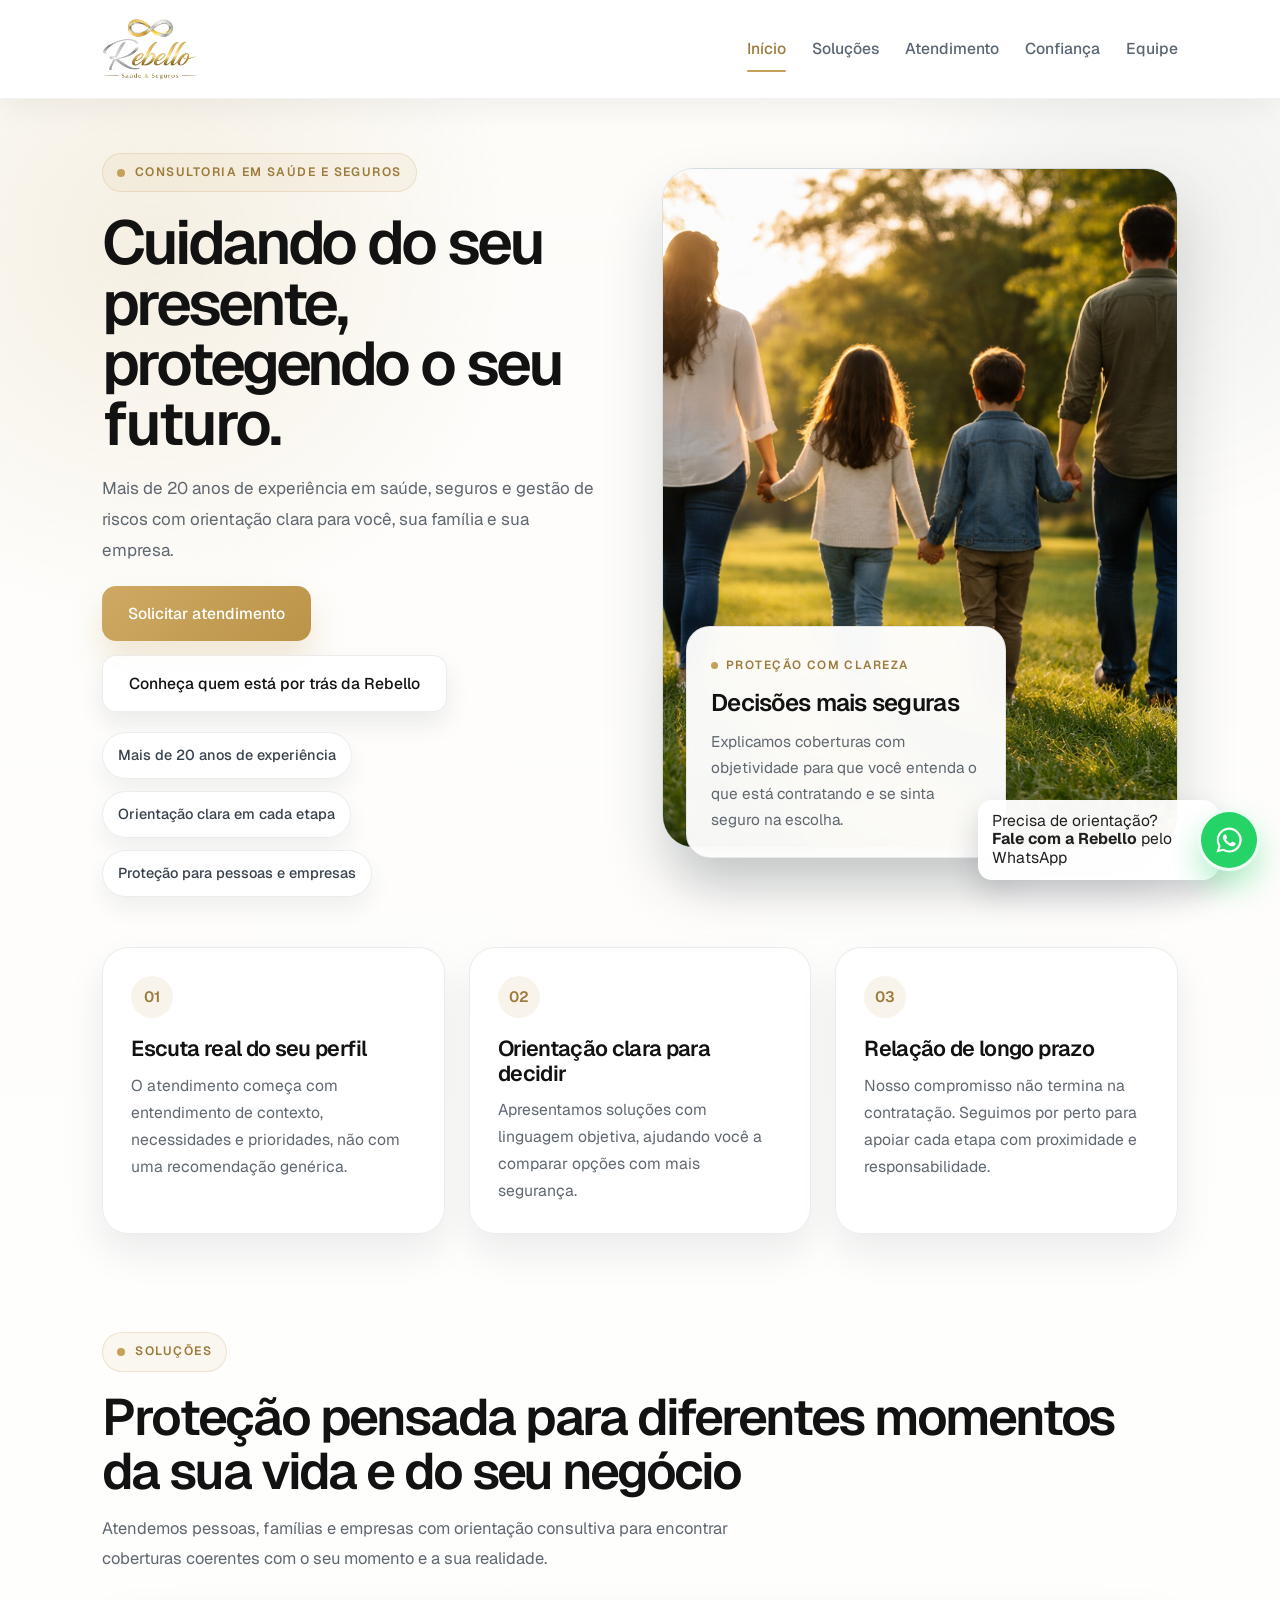
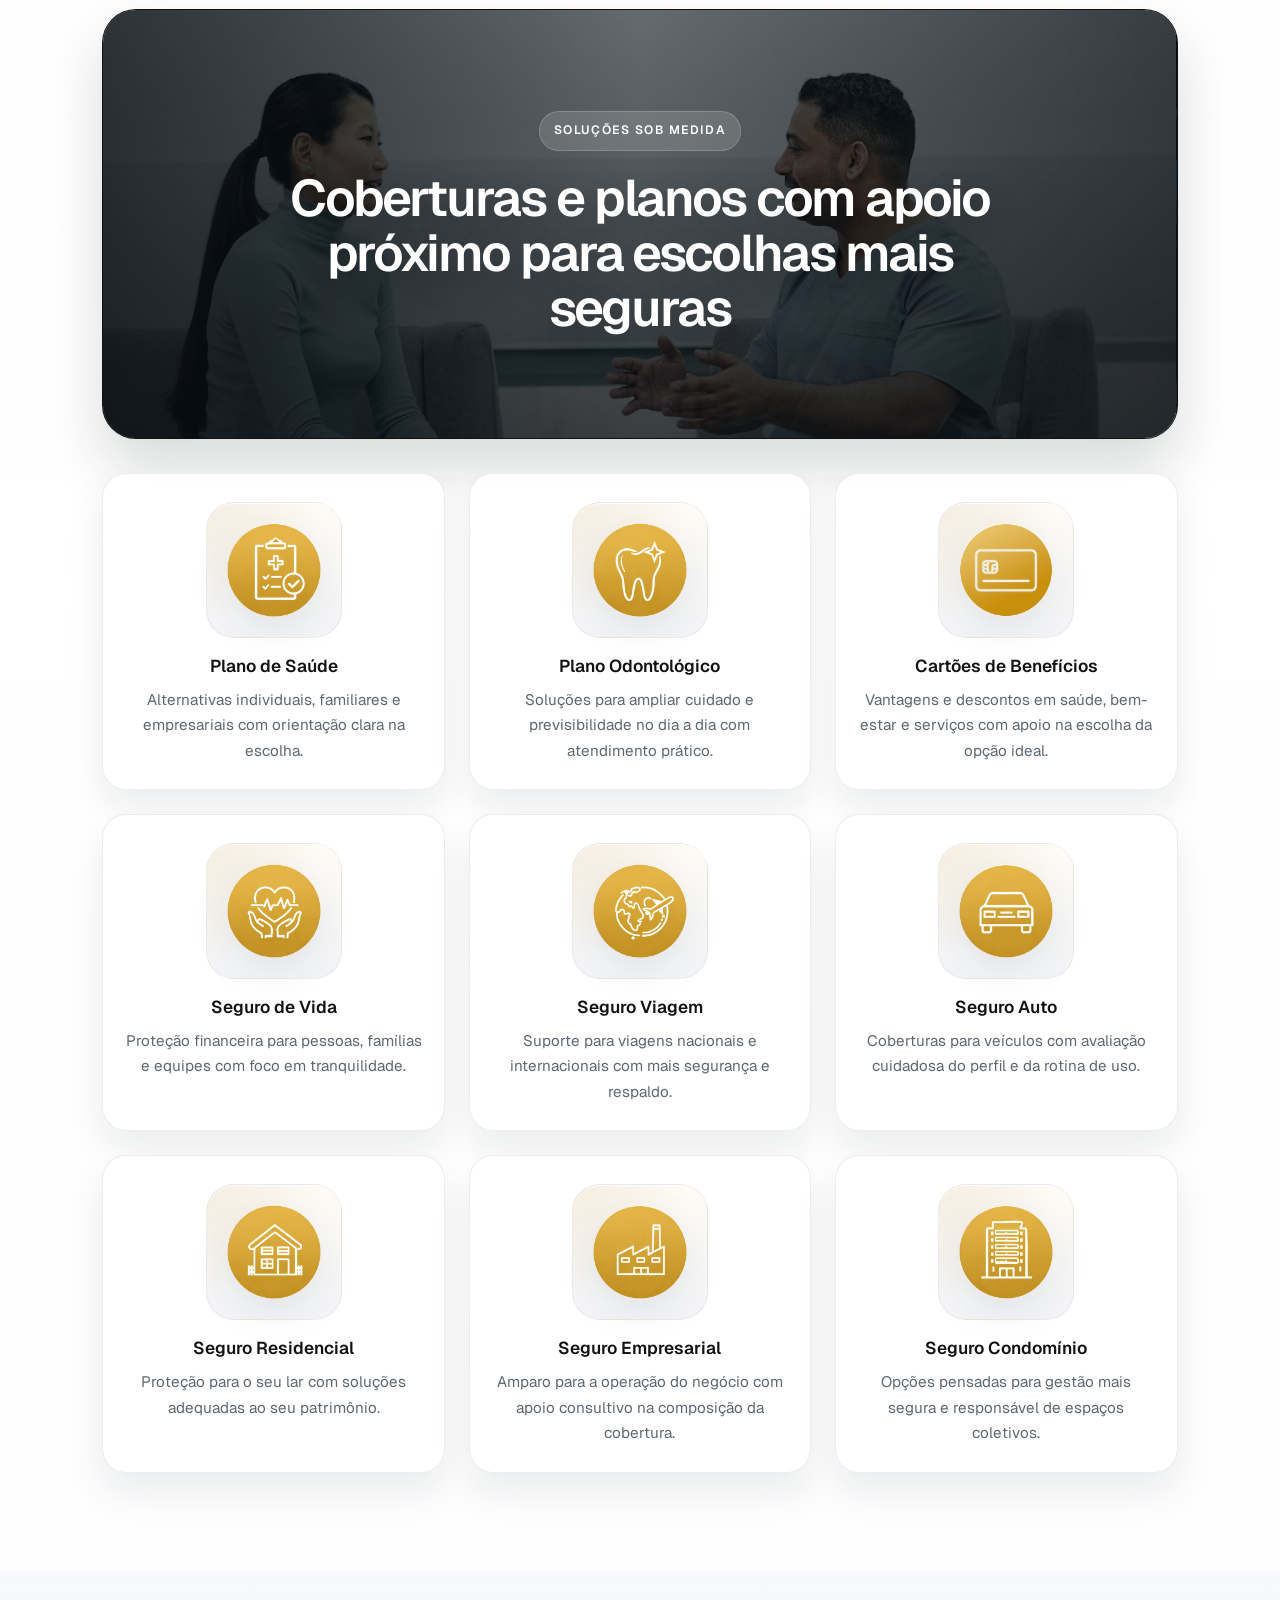
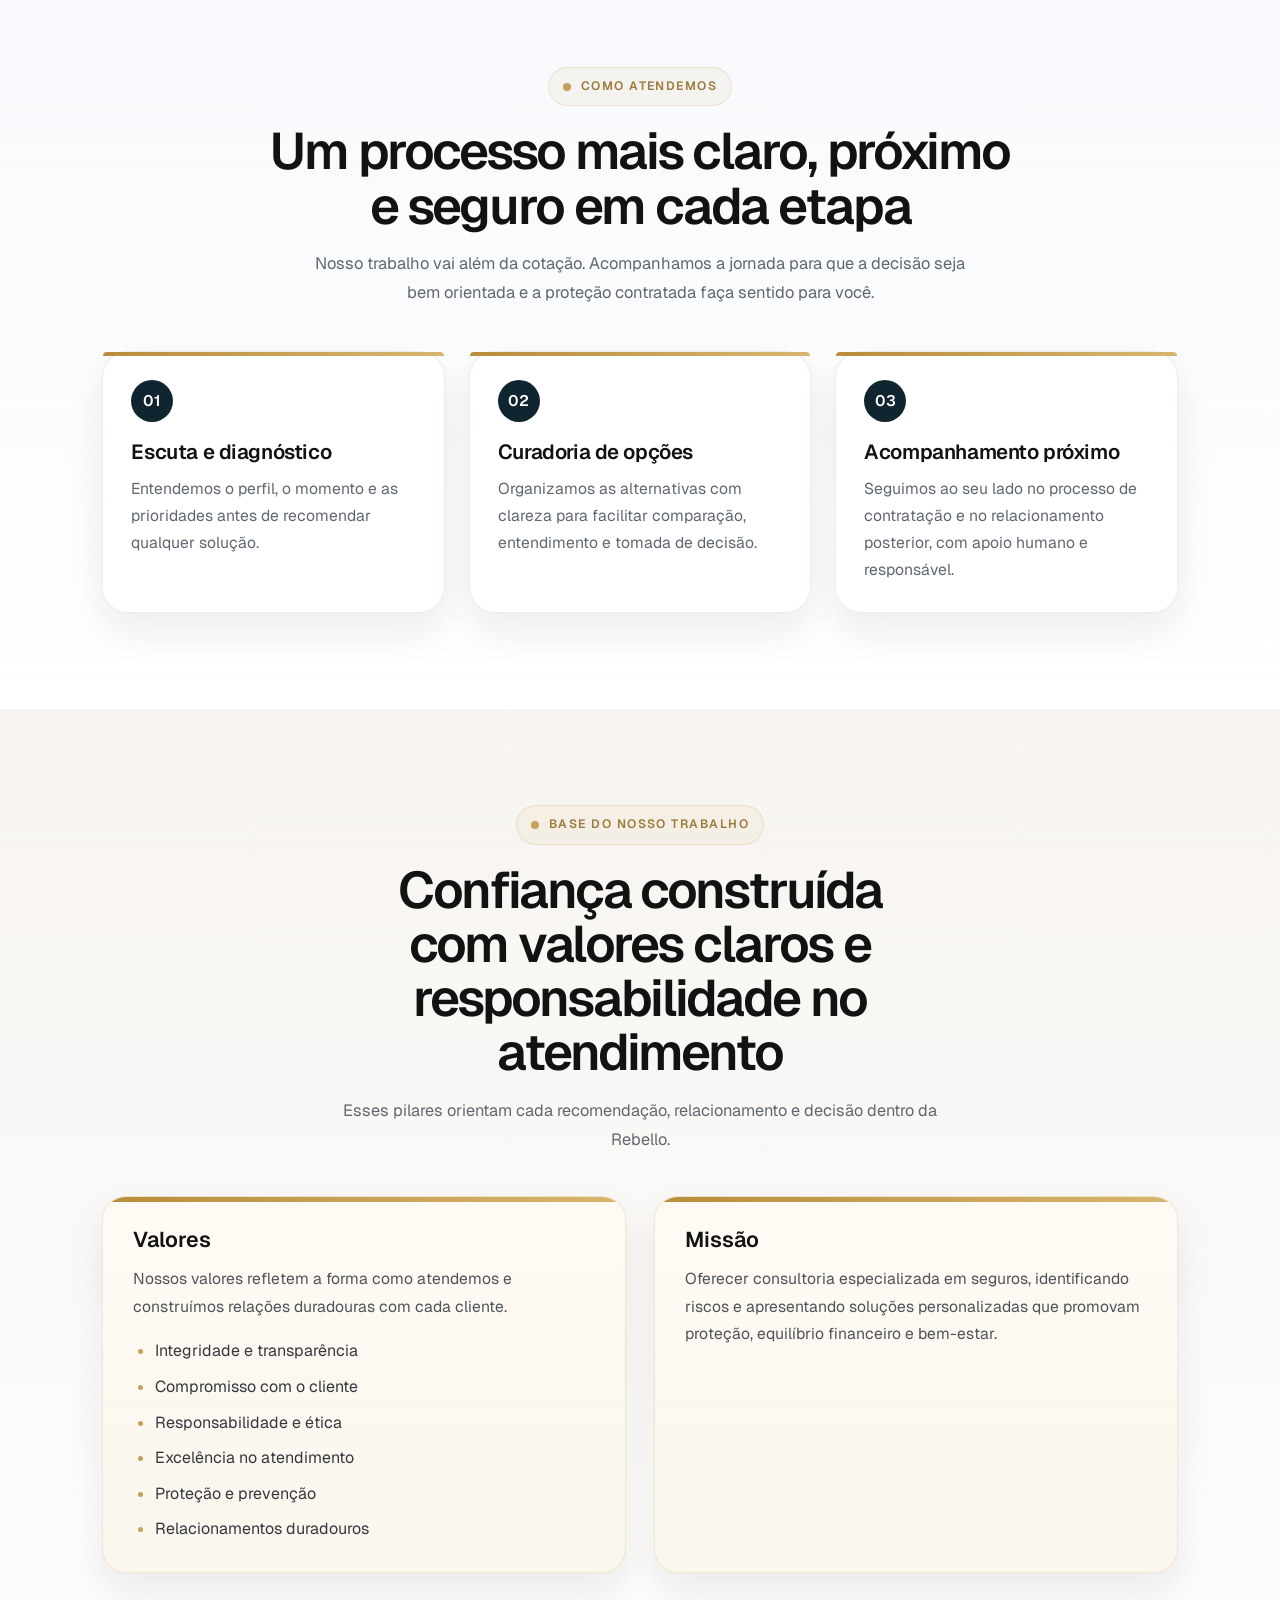
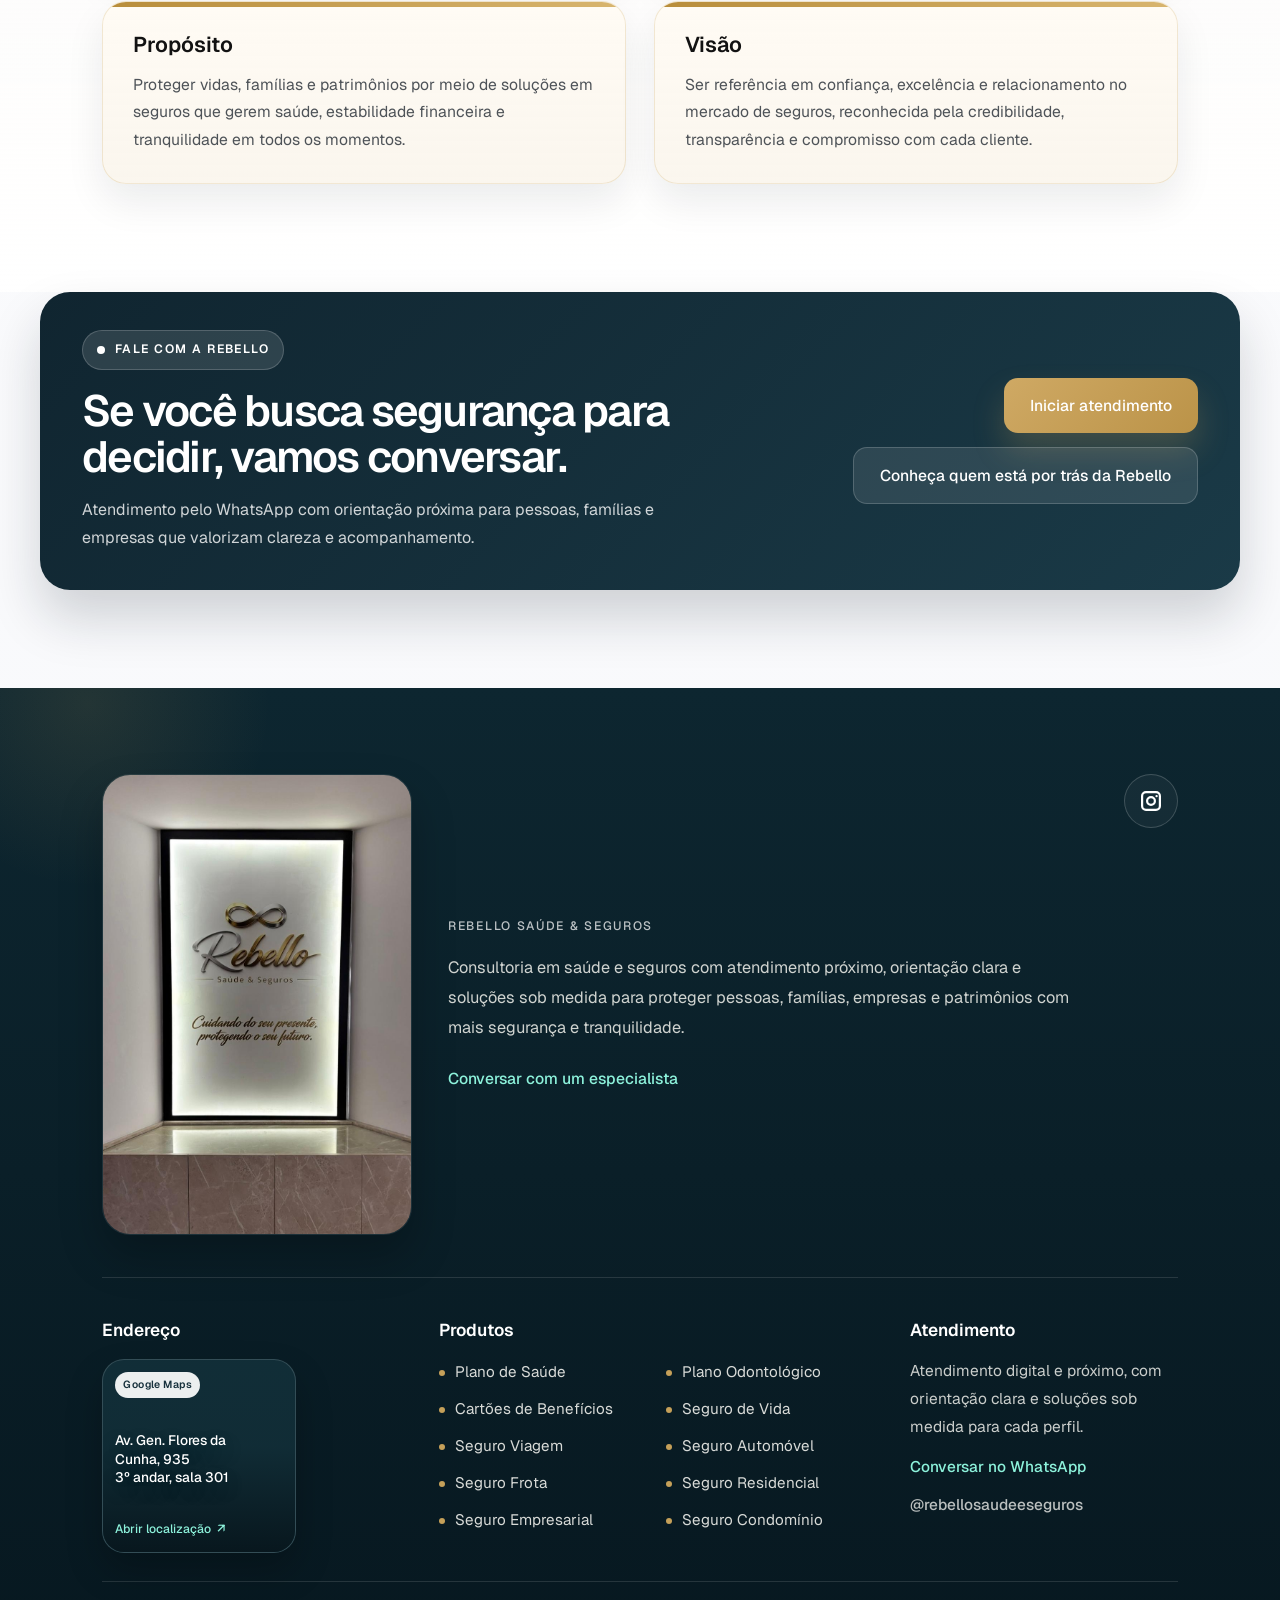
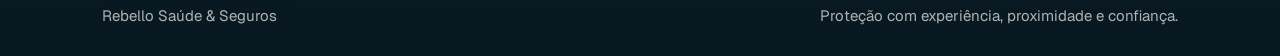
<file: index.html>
<!DOCTYPE html>
<html lang="pt-br">
<head>
<meta charset="UTF-8">
<meta name="viewport" content="width=device-width, initial-scale=1.0">
<meta name="description" content="Consultoria em sa&uacute;de e seguros com atendimento pr&oacute;ximo, solu&ccedil;&otilde;es sob medida e mais de 20 anos de experi&ecirc;ncia para voc&ecirc;, sua fam&iacute;lia e sua empresa.">
<meta name="theme-color" content="#1f180d">

<title>Rebello Sa&uacute;de &amp; Seguros</title>

<link rel="stylesheet" href="style.css">
<link rel="icon" href="assets/favicon/favicon.svg?v=20260401" type="image/svg+xml">
<link rel="icon" href="assets/favicon/favicon-32x32.png?v=20260401" sizes="32x32" type="image/png">
<link rel="icon" href="assets/favicon/favicon-16x16.png?v=20260401" sizes="16x16" type="image/png">
<link rel="apple-touch-icon" href="assets/favicon/apple-touch-icon.png?v=20260401" sizes="180x180">
<link rel="manifest" href="assets/favicon/site.webmanifest?v=20260401">
<link href="https://fonts.googleapis.com/css2?family=Geist:wght@300;400;500;600;700&display=swap" rel="stylesheet">
</head>

<body>

<header class="navbar">
    <a href="#inicio" class="logo-link" aria-label="Voltar para o in&iacute;cio">
        <img src="assets/logo.png" class="logo" alt="Rebello Sa&uacute;de &amp; Seguros">
    </a>

    <button class="nav-toggle" type="button" aria-expanded="false" aria-controls="site-menu" aria-label="Abrir menu de navega&ccedil;&atilde;o">
        <span></span>
        <span></span>
        <span></span>
    </button>

    <nav class="menu" id="site-menu">
        <a href="#inicio" class="gold" aria-current="page">In&iacute;cio</a>
        <a href="#seguros">Solu&ccedil;&otilde;es</a>
        <a href="#atendimento">Atendimento</a>
        <a href="#diferenciais">Confian&ccedil;a</a>
        <a href="equipe.html">Equipe</a>
    </nav>

</header>

<main>
<section id="inicio" class="hero reveal">
    <div class="hero-text">
        <p class="section-kicker">Consultoria em sa&uacute;de e seguros</p>
        <h1>Cuidando do seu presente,<br>protegendo o seu futuro.</h1>
        <p>Mais de 20 anos de experi&ecirc;ncia em sa&uacute;de, seguros e gest&atilde;o de riscos com orienta&ccedil;&atilde;o clara para voc&ecirc;, sua fam&iacute;lia e sua empresa.</p>

        <div class="hero-actions">
            <a href="https://wa.me/5551991146569" class="btn-gold specialist-cta" target="_blank" rel="noopener noreferrer">Solicitar atendimento</a>
            <a href="equipe.html" class="btn-light">Conhe&ccedil;a quem est&aacute; por tr&aacute;s da Rebello</a>
        </div>

        <div class="hero-trust" aria-label="Pontos de confian&ccedil;a">
            <span>Mais de 20 anos de experi&ecirc;ncia</span>
            <span>Orienta&ccedil;&atilde;o clara em cada etapa</span>
            <span>Prote&ccedil;&atilde;o para pessoas e empresas</span>
        </div>
    </div>

    <div class="hero-visual">
        <div class="hero-img hero-slider" role="group" aria-label="Imagens de prote&ccedil;&atilde;o familiar, atendimento em sa&uacute;de e prote&ccedil;&atilde;o veicular">
            <div class="hero-slide hero-slide-familia is-active">
                <img src="assets/hero/hero-familia.png" alt="Fam&iacute;lia caminhando junta ao ar livre" loading="eager" fetchpriority="high">
            </div>
            <div class="hero-slide hero-slide-saude" aria-hidden="true">
                <img src="assets/hero/hero-saude.png" alt="Fam&iacute;lia em consulta com m&eacute;dica durante atendimento em sa&uacute;de" loading="lazy">
            </div>
            <div class="hero-slide hero-slide-auto" aria-hidden="true">
                <img src="assets/hero/hero-auto.jpg" alt="Chave de carro em primeiro plano com o ve&iacute;culo ao fundo" loading="lazy">
            </div>

            <div class="hero-slider-indicators" role="group" aria-label="Temas do destaque">
                <button type="button" class="hero-slider-indicator is-active" data-hero-slide="0" aria-label="Mostrar prote&ccedil;&atilde;o familiar" aria-pressed="true"></button>
                <button type="button" class="hero-slider-indicator" data-hero-slide="1" aria-label="Mostrar atendimento em sa&uacute;de" aria-pressed="false"></button>
                <button type="button" class="hero-slider-indicator" data-hero-slide="2" aria-label="Mostrar prote&ccedil;&atilde;o veicular" aria-pressed="false"></button>
            </div>
        </div>

        <aside class="hero-panel" aria-label="Resumo do atendimento">
            <p class="hero-panel-label">Prote&ccedil;&atilde;o com clareza</p>
            <h2>Decis&otilde;es mais seguras</h2>
            <p>Explicamos coberturas com objetividade para que voc&ecirc; entenda o que est&aacute; contratando e se sinta seguro na escolha.</p>
        </aside>
    </div>
</section>

<section class="confidence-strip reveal" data-stagger aria-label="Compromissos da Rebello">
    <article class="confidence-card" data-stagger-item>
        <p class="confidence-card-label">01</p>
        <h2>Escuta real do seu perfil</h2>
        <p>O atendimento come&ccedil;a com entendimento de contexto, necessidades e prioridades, n&atilde;o com uma recomenda&ccedil;&atilde;o gen&eacute;rica.</p>
    </article>

    <article class="confidence-card" data-stagger-item>
        <p class="confidence-card-label">02</p>
        <h2>Orienta&ccedil;&atilde;o clara para decidir</h2>
        <p>Apresentamos solu&ccedil;&otilde;es com linguagem objetiva, ajudando voc&ecirc; a comparar op&ccedil;&otilde;es com mais seguran&ccedil;a.</p>
    </article>

    <article class="confidence-card" data-stagger-item>
        <p class="confidence-card-label">03</p>
        <h2>Rela&ccedil;&atilde;o de longo prazo</h2>
        <p>Nosso compromisso n&atilde;o termina na contrata&ccedil;&atilde;o. Seguimos por perto para apoiar cada etapa com proximidade e responsabilidade.</p>
    </article>
</section>

<section id="seguros" class="solutions reveal">
    <div class="section-heading">
        <p class="section-kicker">Solu&ccedil;&otilde;es</p>
        <h2>Prote&ccedil;&atilde;o pensada para diferentes momentos da sua vida e do seu neg&oacute;cio</h2>
        <p>Atendemos pessoas, fam&iacute;lias e empresas com orienta&ccedil;&atilde;o consultiva para encontrar coberturas coerentes com o seu momento e a sua realidade.</p>
    </div>

    <div class="banner">
        <div class="banner-slider" aria-hidden="true">
            <div class="banner-track">
                <div class="banner-slide banner-slide-saude"></div>
                <div class="banner-slide banner-slide-vida"></div>
                <div class="banner-slide banner-slide-auto"></div>
                <div class="banner-slide banner-slide-saude"></div>
            </div>
        </div>

        <div class="overlay"></div>

        <div class="banner-content">
            <p class="banner-eyebrow">Solu&ccedil;&otilde;es sob medida</p>
            <h2 class="banner-text">Coberturas e planos com apoio pr&oacute;ximo para escolhas mais seguras</h2>
        </div>
    </div>

    <div class="grid reveal" data-stagger>
        <article class="card" data-stagger-item>
            <div class="circle"><img src="assets/seguros/plano-saude.png" alt="" loading="lazy"></div>
            <h3>Plano de Sa&uacute;de</h3>
            <p>Alternativas individuais, familiares e empresariais com orienta&ccedil;&atilde;o clara na escolha.</p>
        </article>

        <article class="card" data-stagger-item>
            <div class="circle"><img src="assets/seguros/odonto.png" alt="" loading="lazy"></div>
            <h3>Plano Odontol&oacute;gico</h3>
            <p>Solu&ccedil;&otilde;es para ampliar cuidado e previsibilidade no dia a dia com atendimento pr&aacute;tico.</p>
        </article>

        <article class="card" data-stagger-item>
            <div class="circle"><img src="assets/seguros/cartoes-beneficios.png" alt="" loading="lazy"></div>
            <h3>Cart&otilde;es de Benef&iacute;cios</h3>
            <p>Vantagens e descontos em sa&uacute;de, bem-estar e servi&ccedil;os com apoio na escolha da op&ccedil;&atilde;o ideal.</p>
        </article>

        <article class="card" data-stagger-item>
            <div class="circle"><img src="assets/seguros/vida.png" alt="" loading="lazy"></div>
            <h3>Seguro de Vida</h3>
            <p>Prote&ccedil;&atilde;o financeira para pessoas, fam&iacute;lias e equipes com foco em tranquilidade.</p>
        </article>

        <article class="card" data-stagger-item>
            <div class="circle"><img src="assets/seguros/viagem.png" alt="" loading="lazy"></div>
            <h3>Seguro Viagem</h3>
            <p>Suporte para viagens nacionais e internacionais com mais seguran&ccedil;a e respaldo.</p>
        </article>

        <article class="card" data-stagger-item>
            <div class="circle"><img src="assets/seguros/auto.png" alt="" loading="lazy"></div>
            <h3>Seguro Auto</h3>
            <p>Coberturas para ve&iacute;culos com avalia&ccedil;&atilde;o cuidadosa do perfil e da rotina de uso.</p>
        </article>

        <article class="card" data-stagger-item>
            <div class="circle"><img src="assets/seguros/residencial.png" alt="" loading="lazy"></div>
            <h3>Seguro Residencial</h3>
            <p>Prote&ccedil;&atilde;o para o seu lar com solu&ccedil;&otilde;es adequadas ao seu patrim&ocirc;nio.</p>
        </article>

        <article class="card" data-stagger-item>
            <div class="circle"><img src="assets/seguros/empresarial.png" alt="" loading="lazy"></div>
            <h3>Seguro Empresarial</h3>
            <p>Amparo para a opera&ccedil;&atilde;o do neg&oacute;cio com apoio consultivo na composi&ccedil;&atilde;o da cobertura.</p>
        </article>

        <article class="card" data-stagger-item>
            <div class="circle"><img src="assets/seguros/condominio.png" alt="" loading="lazy"></div>
            <h3>Seguro Condom&iacute;nio</h3>
            <p>Op&ccedil;&otilde;es pensadas para gest&atilde;o mais segura e respons&aacute;vel de espa&ccedil;os coletivos.</p>
        </article>
    </div>
</section>

<section id="atendimento" class="service-journey reveal">
    <div class="section-heading section-heading-centered">
        <p class="section-kicker">Como atendemos</p>
        <h2>Um processo mais claro, pr&oacute;ximo e seguro em cada etapa</h2>
        <p>Nosso trabalho vai al&eacute;m da cota&ccedil;&atilde;o. Acompanhamos a jornada para que a decis&atilde;o seja bem orientada e a prote&ccedil;&atilde;o contratada fa&ccedil;a sentido para voc&ecirc;.</p>
    </div>

    <div class="journey-grid reveal" data-stagger>
        <article class="journey-card" data-stagger-item>
            <span class="journey-step">01</span>
            <h3>Escuta e diagn&oacute;stico</h3>
            <p>Entendemos o perfil, o momento e as prioridades antes de recomendar qualquer solu&ccedil;&atilde;o.</p>
        </article>

        <article class="journey-card" data-stagger-item>
            <span class="journey-step">02</span>
            <h3>Curadoria de op&ccedil;&otilde;es</h3>
            <p>Organizamos as alternativas com clareza para facilitar compara&ccedil;&atilde;o, entendimento e tomada de decis&atilde;o.</p>
        </article>

        <article class="journey-card" data-stagger-item>
            <span class="journey-step">03</span>
            <h3>Acompanhamento pr&oacute;ximo</h3>
            <p>Seguimos ao seu lado no processo de contrata&ccedil;&atilde;o e no relacionamento posterior, com apoio humano e respons&aacute;vel.</p>
        </article>
    </div>
</section>

<section id="diferenciais" class="diferenciais reveal">
    <p class="section-kicker section-kicker-centered">Base do nosso trabalho</p>
    <h2>Confian&ccedil;a constru&iacute;da com valores claros e responsabilidade no atendimento</h2>
    <p class="diferenciais-subtitle">Esses pilares orientam cada recomenda&ccedil;&atilde;o, relacionamento e decis&atilde;o dentro da Rebello.</p>

    <div class="dif-container reveal" data-stagger>
        <article class="dif-box" data-stagger-item>
            <h3>Valores</h3>
            <p>Nossos valores refletem a forma como atendemos e constru&iacute;mos rela&ccedil;&otilde;es duradouras com cada cliente.</p>
            <ul>
                <li>Integridade e transpar&ecirc;ncia</li>
                <li>Compromisso com o cliente</li>
                <li>Responsabilidade e &eacute;tica</li>
                <li>Excel&ecirc;ncia no atendimento</li>
                <li>Prote&ccedil;&atilde;o e preven&ccedil;&atilde;o</li>
                <li>Relacionamentos duradouros</li>
            </ul>
        </article>

        <article class="dif-box" data-stagger-item>
            <h3>Miss&atilde;o</h3>
            <p>Oferecer consultoria especializada em seguros, identificando riscos e apresentando solu&ccedil;&otilde;es personalizadas que promovam prote&ccedil;&atilde;o, equil&iacute;brio financeiro e bem-estar.</p>
        </article>

        <article class="dif-box" data-stagger-item>
            <h3>Prop&oacute;sito</h3>
            <p>Proteger vidas, fam&iacute;lias e patrim&ocirc;nios por meio de solu&ccedil;&otilde;es em seguros que gerem sa&uacute;de, estabilidade financeira e tranquilidade em todos os momentos.</p>
        </article>

        <article class="dif-box" data-stagger-item>
            <h3>Vis&atilde;o</h3>
            <p>Ser refer&ecirc;ncia em confian&ccedil;a, excel&ecirc;ncia e relacionamento no mercado de seguros, reconhecida pela credibilidade, transpar&ecirc;ncia e compromisso com cada cliente.</p>
        </article>
    </div>
</section>

<section class="contact-band reveal">
    <div class="contact-band-copy">
        <p class="section-kicker">Fale com a Rebello</p>
        <h2>Se voc&ecirc; busca seguran&ccedil;a para decidir, vamos conversar.</h2>
        <p>Atendimento pelo WhatsApp com orienta&ccedil;&atilde;o pr&oacute;xima para pessoas, fam&iacute;lias e empresas que valorizam clareza e acompanhamento.</p>
    </div>

    <div class="contact-band-actions">
        <a href="https://wa.me/5551991146569" class="btn-gold specialist-cta" target="_blank" rel="noopener noreferrer">Iniciar atendimento</a>
        <a href="equipe.html" class="btn-light">Conhe&ccedil;a quem est&aacute; por tr&aacute;s da Rebello</a>
    </div>
</section>
</main>

<footer class="site-footer">
<div class="footer-shell">

<div class="footer-top">
<div class="footer-photo-panel">
<img src="assets/rebello-entrada.jpeg" class="footer-photo" alt="Entrada da Rebello Sa&uacute;de &amp; Seguros">
</div>

<div class="footer-brand">
<p class="footer-kicker">Rebello Sa&uacute;de &amp; Seguros</p>
<p class="footer-text">Consultoria em sa&uacute;de e seguros com atendimento pr&oacute;ximo, orienta&ccedil;&atilde;o clara e solu&ccedil;&otilde;es sob medida para proteger pessoas, fam&iacute;lias, empresas e patrim&ocirc;nios com mais seguran&ccedil;a e tranquilidade.</p>
<a href="https://wa.me/5551991146569" class="footer-cta specialist-cta" target="_blank" rel="noopener noreferrer">Conversar com um especialista</a>
</div>

<div class="footer-social">
<a href="https://www.instagram.com/rebellosaudeeseguros?igsh=MXJjcDZ2cnprZmtjeQ%3D%3D&amp;utm_source=qr" class="social-link" target="_blank" rel="noopener noreferrer" aria-label="Instagram da Rebello Sa&uacute;de &amp; Seguros">
<svg viewBox="0 0 24 24" aria-hidden="true">
<path d="M7 2h10a5 5 0 0 1 5 5v10a5 5 0 0 1-5 5H7a5 5 0 0 1-5-5V7a5 5 0 0 1 5-5Zm0 2.2A2.8 2.8 0 0 0 4.2 7v10A2.8 2.8 0 0 0 7 19.8h10a2.8 2.8 0 0 0 2.8-2.8V7A2.8 2.8 0 0 0 17 4.2H7Zm10.6 1.7a1.2 1.2 0 1 1 0 2.4 1.2 1.2 0 0 1 0-2.4ZM12 7a5 5 0 1 1 0 10 5 5 0 0 1 0-10Zm0 2.2A2.8 2.8 0 1 0 12 14.8 2.8 2.8 0 0 0 12 9.2Z"/>
</svg>
</a>
</div>
</div>

<div class="footer-grid">
<div class="footer-column">
<h3>Endere&ccedil;o</h3>
<div class="footer-map-card">
<iframe
src="https://www.google.com/maps?q=Av.%20Gen.%20Flores%20da%20Cunha%2C%20935%2C%203%C2%BA%20andar%2C%20sala%20301%2C%20Cachoeirinha%20-%20RS%2C%2094910-001&amp;z=16&amp;output=embed"
title="Mapa da Rebello Sa&uacute;de &amp; Seguros"
loading="lazy"
referrerpolicy="no-referrer-when-downgrade"></iframe>
<a
href="https://www.google.com/maps/search/?api=1&amp;query=Av.%20Gen.%20Flores%20da%20Cunha%2C%20935%2C%203%C2%BA%20andar%2C%20sala%20301%2C%20Cachoeirinha%20-%20RS%2C%2094910-001"
class="footer-map-link"
target="_blank"
rel="noopener noreferrer"
aria-label="Abrir localiza&ccedil;&atilde;o da Rebello no Google Maps">
<span class="footer-map-badge">Google Maps</span>
<span class="footer-map-caption">Av. Gen. Flores da Cunha, 935<br>3&ordm; andar, sala 301</span>
<span class="footer-map-action">Abrir localiza&ccedil;&atilde;o</span>
</a>
</div>
</div>

<div class="footer-column footer-column-wide">
<h3>Produtos</h3>
<ul class="footer-products">
<li>Plano de Sa&uacute;de</li>
<li>Plano Odontol&oacute;gico</li>
<li>Cart&otilde;es de Benef&iacute;cios</li>
<li>Seguro de Vida</li>
<li>Seguro Viagem</li>
<li>Seguro Autom&oacute;vel</li>
<li>Seguro Frota</li>
<li>Seguro Residencial</li>
<li>Seguro Empresarial</li>
<li>Seguro Condom&iacute;nio</li>
</ul>
</div>

<div class="footer-column">
<h3>Atendimento</h3>
<p>Atendimento digital e pr&oacute;ximo, com orienta&ccedil;&atilde;o clara e solu&ccedil;&otilde;es sob medida para cada perfil.</p>
<a href="https://wa.me/5551991146569" class="footer-inline-link specialist-cta" target="_blank" rel="noopener noreferrer">Conversar no WhatsApp</a>
<a href="https://www.instagram.com/rebellosaudeeseguros?igsh=MXJjcDZ2cnprZmtjeQ%3D%3D&amp;utm_source=qr" class="footer-inline-link footer-inline-muted" target="_blank" rel="noopener noreferrer">@rebellosaudeeseguros</a>
</div>
</div>

<div class="footer-bottom">
<p>Rebello Sa&uacute;de &amp; Seguros</p>
<p>Prote&ccedil;&atilde;o com experi&ecirc;ncia, proximidade e confian&ccedil;a.</p>
</div>

</div>
</footer>

<a class="whatsapp specialist-cta" href="https://wa.me/5551991146569" target="_blank" rel="noopener noreferrer" aria-label="Falar no WhatsApp">
<span class="whatsapp-text">
<span>Precisa de orienta&ccedil;&atilde;o?</span>
<span><strong>Fale com a Rebello</strong> pelo</span>
<span>WhatsApp</span>
</span>
<span class="whatsapp-icon" aria-hidden="true">
<svg viewBox="0 0 24 24" aria-hidden="true">
<path d="M19.05 4.94A9.77 9.77 0 0 0 12.09 2a9.9 9.9 0 0 0-8.57 14.85L2 22l5.33-1.39A9.92 9.92 0 0 0 12.08 22h.01a9.91 9.91 0 0 0 6.96-17.06Zm-6.96 15.39h-.01a8.2 8.2 0 0 1-4.18-1.15l-.3-.18-3.16.83.85-3.08-.2-.31a8.24 8.24 0 1 1 7 3.89Zm4.52-6.15c-.25-.12-1.48-.73-1.7-.82-.23-.08-.39-.12-.56.12-.17.25-.64.82-.79.98-.15.17-.29.19-.54.07-.25-.12-1.03-.38-1.96-1.21-.72-.64-1.2-1.43-1.35-1.67-.14-.24-.02-.37.11-.49.12-.12.25-.29.38-.43.12-.14.17-.25.25-.41.08-.17.04-.31-.02-.43-.06-.12-.56-1.35-.76-1.85-.2-.49-.41-.43-.56-.44h-.48c-.17 0-.43.06-.66.31s-.87.85-.87 2.08.89 2.42 1.02 2.58c.12.17 1.74 2.66 4.22 3.73.59.26 1.06.42 1.42.54.6.19 1.15.16 1.58.1.48-.07 1.48-.61 1.69-1.2.21-.6.21-1.11.14-1.21-.06-.1-.23-.16-.48-.29Z"/>
</svg>
</span>
</a>

<script src="script.js"></script>
</body>
</html>
</file>
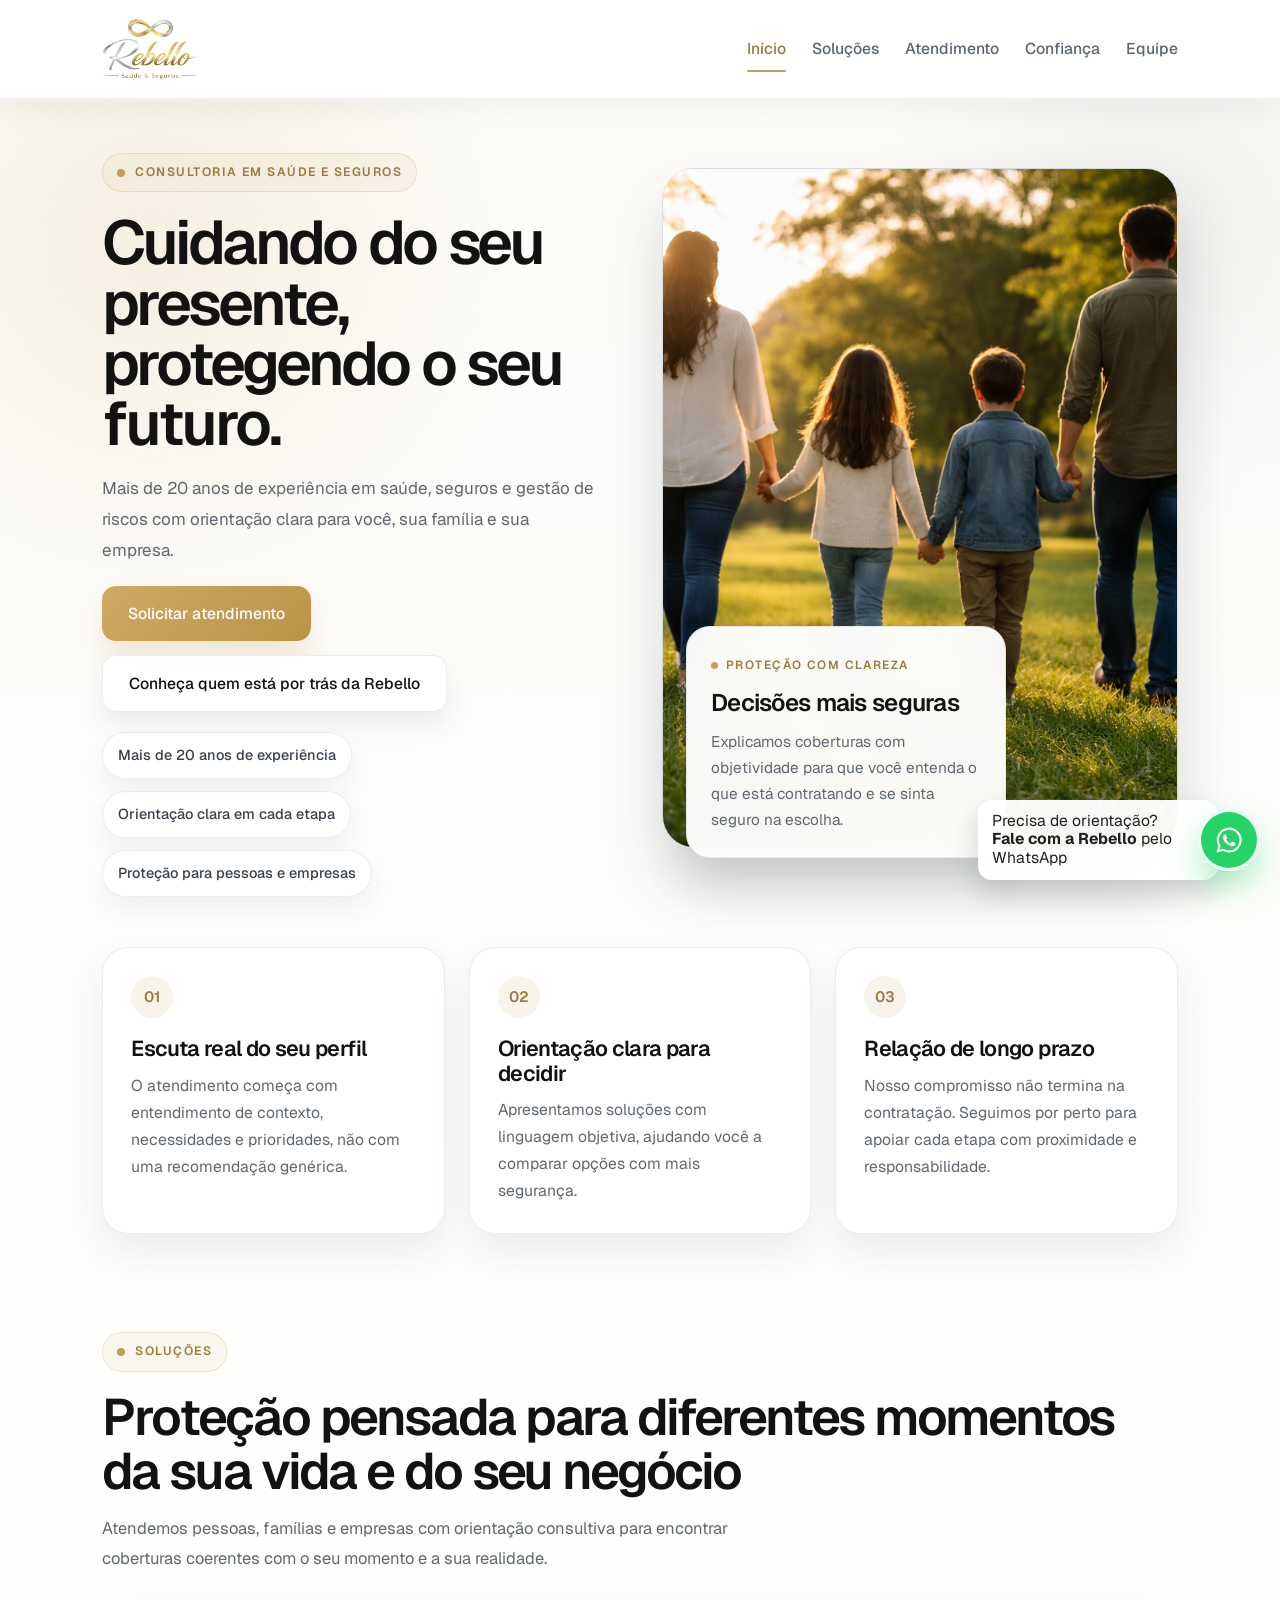
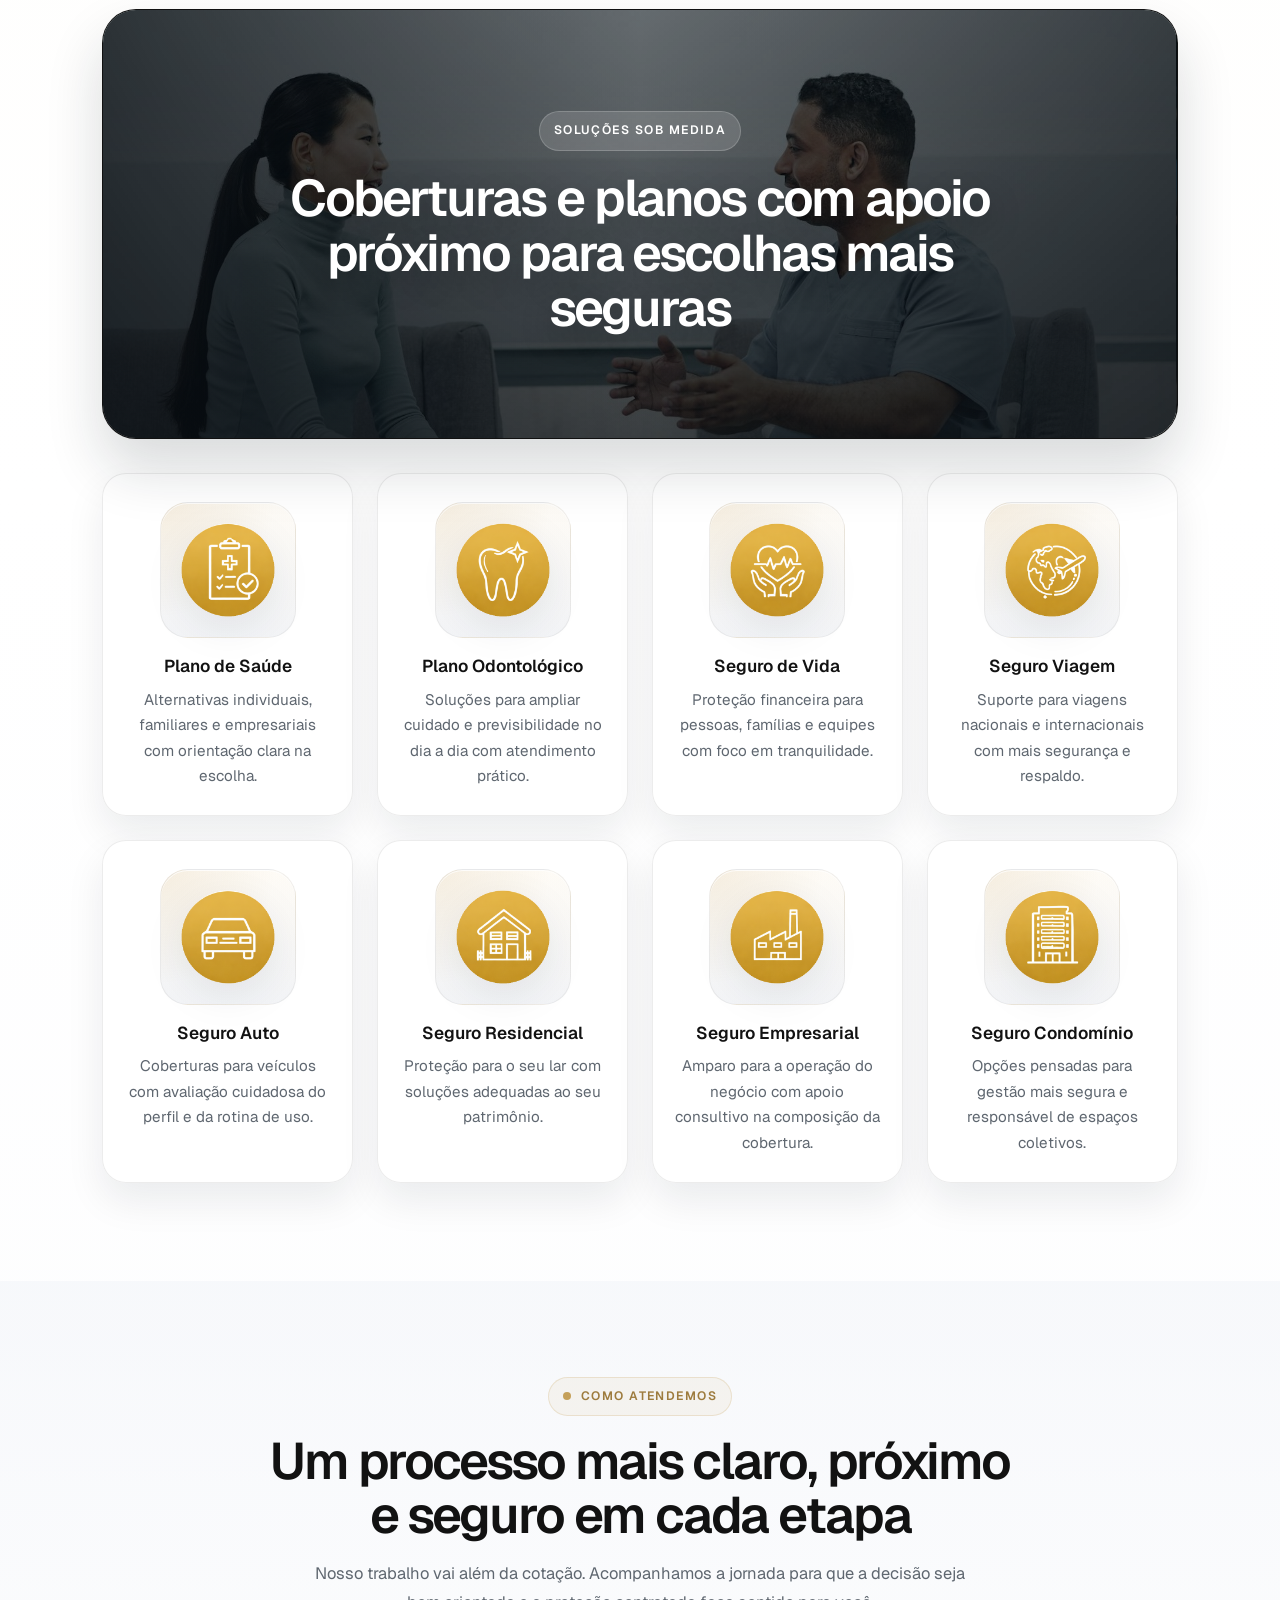
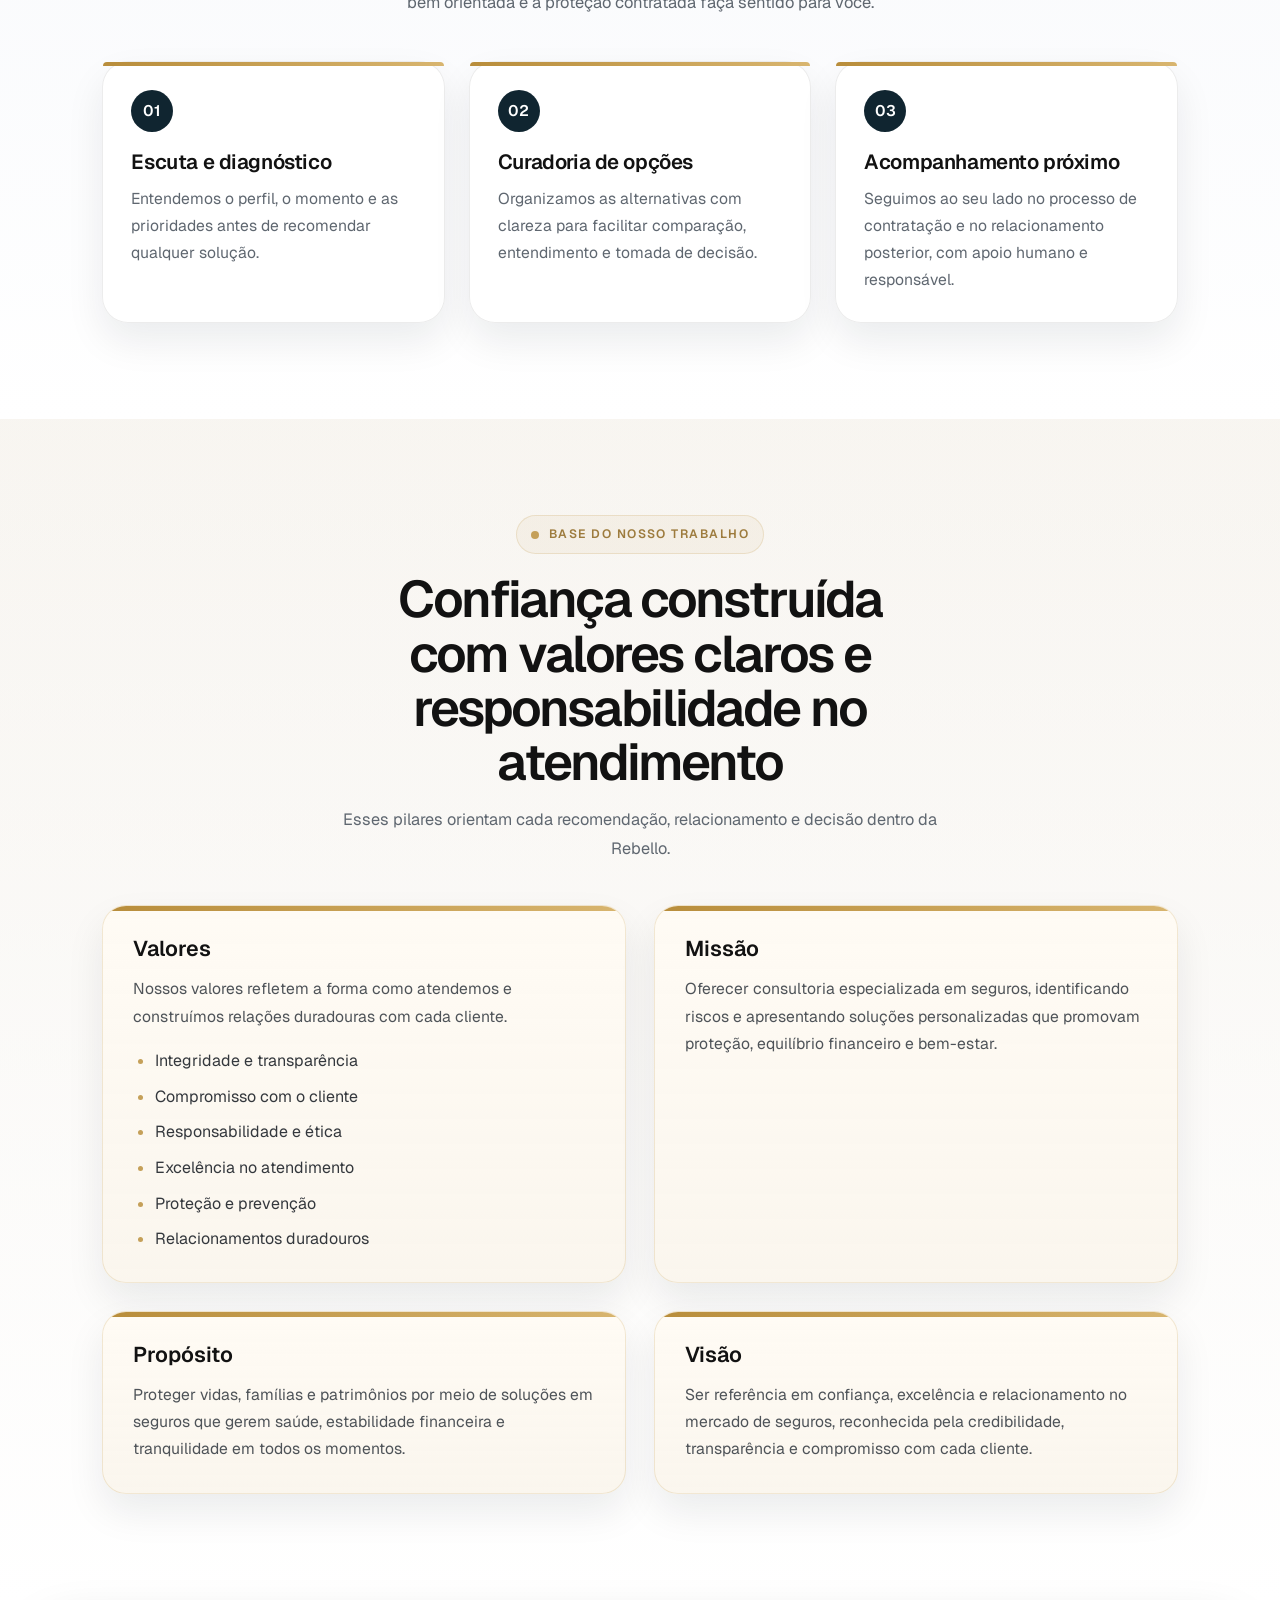
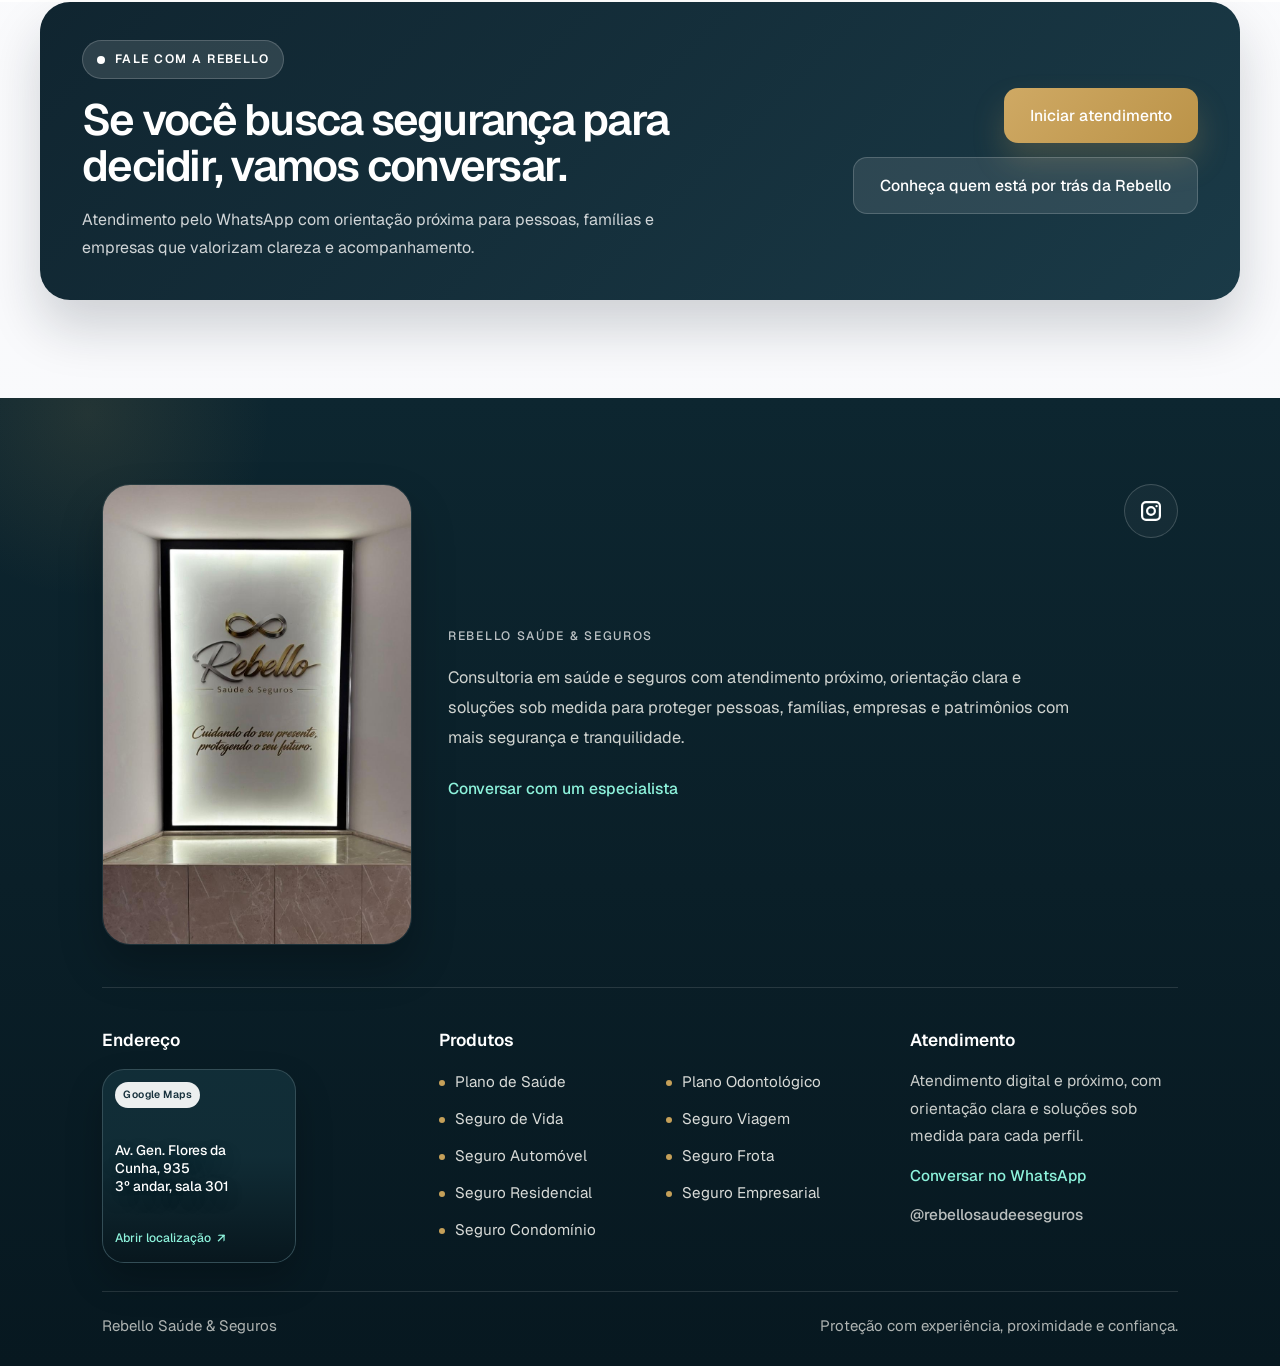
<file: Site/index.html>
<!DOCTYPE html>
<html lang="pt-br">
<head>
<meta charset="UTF-8">
<meta name="viewport" content="width=device-width, initial-scale=1.0">
<meta name="description" content="Consultoria em sa&uacute;de e seguros com atendimento pr&oacute;ximo, solu&ccedil;&otilde;es sob medida e mais de 20 anos de experi&ecirc;ncia para voc&ecirc;, sua fam&iacute;lia e sua empresa.">

<title>Rebello Sa&uacute;de &amp; Seguros</title>

<link rel="stylesheet" href="style.css">
<link href="https://fonts.googleapis.com/css2?family=Geist:wght@300;400;500;600;700&display=swap" rel="stylesheet">
</head>

<body>

<header class="navbar">
    <a href="#inicio" class="logo-link" aria-label="Voltar para o in&iacute;cio">
        <img src="assets/logo.png" class="logo" alt="Rebello Sa&uacute;de &amp; Seguros">
    </a>

    <button class="nav-toggle" type="button" aria-expanded="false" aria-controls="site-menu" aria-label="Abrir menu de navega&ccedil;&atilde;o">
        <span></span>
        <span></span>
        <span></span>
    </button>

    <nav class="menu" id="site-menu">
        <a href="#inicio" class="gold" aria-current="page">In&iacute;cio</a>
        <a href="#seguros">Solu&ccedil;&otilde;es</a>
        <a href="#atendimento">Atendimento</a>
        <a href="#diferenciais">Confian&ccedil;a</a>
        <a href="equipe.html">Equipe</a>
    </nav>

</header>

<main>
<section id="inicio" class="hero reveal">
    <div class="hero-text">
        <p class="section-kicker">Consultoria em sa&uacute;de e seguros</p>
        <h1>Cuidando do seu presente,<br>protegendo o seu futuro.</h1>
        <p>Mais de 20 anos de experi&ecirc;ncia em sa&uacute;de, seguros e gest&atilde;o de riscos com orienta&ccedil;&atilde;o clara para voc&ecirc;, sua fam&iacute;lia e sua empresa.</p>

        <div class="hero-actions">
            <a href="https://wa.me/5551991146569" class="btn-gold specialist-cta" target="_blank" rel="noopener noreferrer">Solicitar atendimento</a>
            <a href="equipe.html" class="btn-light">Conhe&ccedil;a quem est&aacute; por tr&aacute;s da Rebello</a>
        </div>

        <div class="hero-trust" aria-label="Pontos de confian&ccedil;a">
            <span>Mais de 20 anos de experi&ecirc;ncia</span>
            <span>Orienta&ccedil;&atilde;o clara em cada etapa</span>
            <span>Prote&ccedil;&atilde;o para pessoas e empresas</span>
        </div>
    </div>

    <div class="hero-visual">
        <div class="hero-img hero-slider" role="group" aria-label="Imagens de prote&ccedil;&atilde;o familiar, atendimento em sa&uacute;de e prote&ccedil;&atilde;o veicular">
            <div class="hero-slide hero-slide-familia is-active">
                <img src="assets/hero/hero-familia.png" alt="Fam&iacute;lia caminhando junta ao ar livre" loading="eager" fetchpriority="high">
            </div>
            <div class="hero-slide hero-slide-saude" aria-hidden="true">
                <img src="assets/hero/hero-saude.png" alt="Fam&iacute;lia em consulta com m&eacute;dica durante atendimento em sa&uacute;de" loading="lazy">
            </div>
            <div class="hero-slide hero-slide-auto" aria-hidden="true">
                <img src="assets/hero/hero-auto.jpg" alt="Chave de carro em primeiro plano com o ve&iacute;culo ao fundo" loading="lazy">
            </div>

            <div class="hero-slider-indicators" role="group" aria-label="Temas do destaque">
                <button type="button" class="hero-slider-indicator is-active" data-hero-slide="0" aria-label="Mostrar prote&ccedil;&atilde;o familiar" aria-pressed="true"></button>
                <button type="button" class="hero-slider-indicator" data-hero-slide="1" aria-label="Mostrar atendimento em sa&uacute;de" aria-pressed="false"></button>
                <button type="button" class="hero-slider-indicator" data-hero-slide="2" aria-label="Mostrar prote&ccedil;&atilde;o veicular" aria-pressed="false"></button>
            </div>
        </div>

        <aside class="hero-panel" aria-label="Resumo do atendimento">
            <p class="hero-panel-label">Prote&ccedil;&atilde;o com clareza</p>
            <h2>Decis&otilde;es mais seguras</h2>
            <p>Explicamos coberturas com objetividade para que voc&ecirc; entenda o que est&aacute; contratando e se sinta seguro na escolha.</p>
        </aside>
    </div>
</section>

<section class="confidence-strip reveal" aria-label="Compromissos da Rebello">
    <article class="confidence-card">
        <p class="confidence-card-label">01</p>
        <h2>Escuta real do seu perfil</h2>
        <p>O atendimento come&ccedil;a com entendimento de contexto, necessidades e prioridades, n&atilde;o com uma recomenda&ccedil;&atilde;o gen&eacute;rica.</p>
    </article>

    <article class="confidence-card">
        <p class="confidence-card-label">02</p>
        <h2>Orienta&ccedil;&atilde;o clara para decidir</h2>
        <p>Apresentamos solu&ccedil;&otilde;es com linguagem objetiva, ajudando voc&ecirc; a comparar op&ccedil;&otilde;es com mais seguran&ccedil;a.</p>
    </article>

    <article class="confidence-card">
        <p class="confidence-card-label">03</p>
        <h2>Rela&ccedil;&atilde;o de longo prazo</h2>
        <p>Nosso compromisso n&atilde;o termina na contrata&ccedil;&atilde;o. Seguimos por perto para apoiar cada etapa com proximidade e responsabilidade.</p>
    </article>
</section>

<section id="seguros" class="solutions reveal">
    <div class="section-heading">
        <p class="section-kicker">Solu&ccedil;&otilde;es</p>
        <h2>Prote&ccedil;&atilde;o pensada para diferentes momentos da sua vida e do seu neg&oacute;cio</h2>
        <p>Atendemos pessoas, fam&iacute;lias e empresas com orienta&ccedil;&atilde;o consultiva para encontrar coberturas coerentes com o seu momento e a sua realidade.</p>
    </div>

    <div class="banner">
        <div class="banner-slider" aria-hidden="true">
            <div class="banner-track">
                <div class="banner-slide banner-slide-saude"></div>
                <div class="banner-slide banner-slide-vida"></div>
                <div class="banner-slide banner-slide-auto"></div>
                <div class="banner-slide banner-slide-saude"></div>
            </div>
        </div>

        <div class="overlay"></div>

        <div class="banner-content">
            <p class="banner-eyebrow">Solu&ccedil;&otilde;es sob medida</p>
            <h2 class="banner-text">Coberturas e planos com apoio pr&oacute;ximo para escolhas mais seguras</h2>
        </div>
    </div>

    <div class="grid">
        <article class="card">
            <div class="circle"><img src="assets/seguros/plano-saude.png" alt="" loading="lazy"></div>
            <h3>Plano de Sa&uacute;de</h3>
            <p>Alternativas individuais, familiares e empresariais com orienta&ccedil;&atilde;o clara na escolha.</p>
        </article>

        <article class="card">
            <div class="circle"><img src="assets/seguros/odonto.png" alt="" loading="lazy"></div>
            <h3>Plano Odontol&oacute;gico</h3>
            <p>Solu&ccedil;&otilde;es para ampliar cuidado e previsibilidade no dia a dia com atendimento pr&aacute;tico.</p>
        </article>

        <article class="card">
            <div class="circle"><img src="assets/seguros/vida.png" alt="" loading="lazy"></div>
            <h3>Seguro de Vida</h3>
            <p>Prote&ccedil;&atilde;o financeira para pessoas, fam&iacute;lias e equipes com foco em tranquilidade.</p>
        </article>

        <article class="card">
            <div class="circle"><img src="assets/seguros/viagem.png" alt="" loading="lazy"></div>
            <h3>Seguro Viagem</h3>
            <p>Suporte para viagens nacionais e internacionais com mais seguran&ccedil;a e respaldo.</p>
        </article>

        <article class="card">
            <div class="circle"><img src="assets/seguros/auto.png" alt="" loading="lazy"></div>
            <h3>Seguro Auto</h3>
            <p>Coberturas para ve&iacute;culos com avalia&ccedil;&atilde;o cuidadosa do perfil e da rotina de uso.</p>
        </article>

        <article class="card">
            <div class="circle"><img src="assets/seguros/residencial.png" alt="" loading="lazy"></div>
            <h3>Seguro Residencial</h3>
            <p>Prote&ccedil;&atilde;o para o seu lar com solu&ccedil;&otilde;es adequadas ao seu patrim&ocirc;nio.</p>
        </article>

        <article class="card">
            <div class="circle"><img src="assets/seguros/empresarial.png" alt="" loading="lazy"></div>
            <h3>Seguro Empresarial</h3>
            <p>Amparo para a opera&ccedil;&atilde;o do neg&oacute;cio com apoio consultivo na composi&ccedil;&atilde;o da cobertura.</p>
        </article>

        <article class="card">
            <div class="circle"><img src="assets/seguros/condominio.png" alt="" loading="lazy"></div>
            <h3>Seguro Condom&iacute;nio</h3>
            <p>Op&ccedil;&otilde;es pensadas para gest&atilde;o mais segura e respons&aacute;vel de espa&ccedil;os coletivos.</p>
        </article>
    </div>
</section>

<section id="atendimento" class="service-journey reveal">
    <div class="section-heading section-heading-centered">
        <p class="section-kicker">Como atendemos</p>
        <h2>Um processo mais claro, pr&oacute;ximo e seguro em cada etapa</h2>
        <p>Nosso trabalho vai al&eacute;m da cota&ccedil;&atilde;o. Acompanhamos a jornada para que a decis&atilde;o seja bem orientada e a prote&ccedil;&atilde;o contratada fa&ccedil;a sentido para voc&ecirc;.</p>
    </div>

    <div class="journey-grid">
        <article class="journey-card">
            <span class="journey-step">01</span>
            <h3>Escuta e diagn&oacute;stico</h3>
            <p>Entendemos o perfil, o momento e as prioridades antes de recomendar qualquer solu&ccedil;&atilde;o.</p>
        </article>

        <article class="journey-card">
            <span class="journey-step">02</span>
            <h3>Curadoria de op&ccedil;&otilde;es</h3>
            <p>Organizamos as alternativas com clareza para facilitar compara&ccedil;&atilde;o, entendimento e tomada de decis&atilde;o.</p>
        </article>

        <article class="journey-card">
            <span class="journey-step">03</span>
            <h3>Acompanhamento pr&oacute;ximo</h3>
            <p>Seguimos ao seu lado no processo de contrata&ccedil;&atilde;o e no relacionamento posterior, com apoio humano e respons&aacute;vel.</p>
        </article>
    </div>
</section>

<section id="diferenciais" class="diferenciais reveal">
    <p class="section-kicker section-kicker-centered">Base do nosso trabalho</p>
    <h2>Confian&ccedil;a constru&iacute;da com valores claros e responsabilidade no atendimento</h2>
    <p class="diferenciais-subtitle">Esses pilares orientam cada recomenda&ccedil;&atilde;o, relacionamento e decis&atilde;o dentro da Rebello.</p>

    <div class="dif-container">
        <article class="dif-box">
            <h3>Valores</h3>
            <p>Nossos valores refletem a forma como atendemos e constru&iacute;mos rela&ccedil;&otilde;es duradouras com cada cliente.</p>
            <ul>
                <li>Integridade e transpar&ecirc;ncia</li>
                <li>Compromisso com o cliente</li>
                <li>Responsabilidade e &eacute;tica</li>
                <li>Excel&ecirc;ncia no atendimento</li>
                <li>Prote&ccedil;&atilde;o e preven&ccedil;&atilde;o</li>
                <li>Relacionamentos duradouros</li>
            </ul>
        </article>

        <article class="dif-box">
            <h3>Miss&atilde;o</h3>
            <p>Oferecer consultoria especializada em seguros, identificando riscos e apresentando solu&ccedil;&otilde;es personalizadas que promovam prote&ccedil;&atilde;o, equil&iacute;brio financeiro e bem-estar.</p>
        </article>

        <article class="dif-box">
            <h3>Prop&oacute;sito</h3>
            <p>Proteger vidas, fam&iacute;lias e patrim&ocirc;nios por meio de solu&ccedil;&otilde;es em seguros que gerem sa&uacute;de, estabilidade financeira e tranquilidade em todos os momentos.</p>
        </article>

        <article class="dif-box">
            <h3>Vis&atilde;o</h3>
            <p>Ser refer&ecirc;ncia em confian&ccedil;a, excel&ecirc;ncia e relacionamento no mercado de seguros, reconhecida pela credibilidade, transpar&ecirc;ncia e compromisso com cada cliente.</p>
        </article>
    </div>
</section>

<section class="contact-band reveal">
    <div class="contact-band-copy">
        <p class="section-kicker">Fale com a Rebello</p>
        <h2>Se voc&ecirc; busca seguran&ccedil;a para decidir, vamos conversar.</h2>
        <p>Atendimento pelo WhatsApp com orienta&ccedil;&atilde;o pr&oacute;xima para pessoas, fam&iacute;lias e empresas que valorizam clareza e acompanhamento.</p>
    </div>

    <div class="contact-band-actions">
        <a href="https://wa.me/5551991146569" class="btn-gold specialist-cta" target="_blank" rel="noopener noreferrer">Iniciar atendimento</a>
        <a href="equipe.html" class="btn-light">Conhe&ccedil;a quem est&aacute; por tr&aacute;s da Rebello</a>
    </div>
</section>
</main>

<footer class="site-footer">
<div class="footer-shell">

<div class="footer-top">
<div class="footer-photo-panel">
<img src="assets/rebello-entrada.jpeg" class="footer-photo" alt="Entrada da Rebello Sa&uacute;de &amp; Seguros">
</div>

<div class="footer-brand">
<p class="footer-kicker">Rebello Sa&uacute;de &amp; Seguros</p>
<p class="footer-text">Consultoria em sa&uacute;de e seguros com atendimento pr&oacute;ximo, orienta&ccedil;&atilde;o clara e solu&ccedil;&otilde;es sob medida para proteger pessoas, fam&iacute;lias, empresas e patrim&ocirc;nios com mais seguran&ccedil;a e tranquilidade.</p>
<a href="https://wa.me/5551991146569" class="footer-cta specialist-cta" target="_blank" rel="noopener noreferrer">Conversar com um especialista</a>
</div>

<div class="footer-social">
<a href="https://www.instagram.com/rebellosaudeeseguros?igsh=MXJjcDZ2cnprZmtjeQ%3D%3D&amp;utm_source=qr" class="social-link" target="_blank" rel="noopener noreferrer" aria-label="Instagram da Rebello Sa&uacute;de &amp; Seguros">
<svg viewBox="0 0 24 24" aria-hidden="true">
<path d="M7 2h10a5 5 0 0 1 5 5v10a5 5 0 0 1-5 5H7a5 5 0 0 1-5-5V7a5 5 0 0 1 5-5Zm0 2.2A2.8 2.8 0 0 0 4.2 7v10A2.8 2.8 0 0 0 7 19.8h10a2.8 2.8 0 0 0 2.8-2.8V7A2.8 2.8 0 0 0 17 4.2H7Zm10.6 1.7a1.2 1.2 0 1 1 0 2.4 1.2 1.2 0 0 1 0-2.4ZM12 7a5 5 0 1 1 0 10 5 5 0 0 1 0-10Zm0 2.2A2.8 2.8 0 1 0 12 14.8 2.8 2.8 0 0 0 12 9.2Z"/>
</svg>
</a>
</div>
</div>

<div class="footer-grid">
<div class="footer-column">
<h3>Endere&ccedil;o</h3>
<div class="footer-map-card">
<iframe
src="https://www.google.com/maps?q=Av.%20Gen.%20Flores%20da%20Cunha%2C%20935%2C%203%C2%BA%20andar%2C%20sala%20301%2C%20Cachoeirinha%20-%20RS%2C%2094910-001&amp;z=16&amp;output=embed"
title="Mapa da Rebello Sa&uacute;de &amp; Seguros"
loading="lazy"
referrerpolicy="no-referrer-when-downgrade"></iframe>
<a
href="https://www.google.com/maps/search/?api=1&amp;query=Av.%20Gen.%20Flores%20da%20Cunha%2C%20935%2C%203%C2%BA%20andar%2C%20sala%20301%2C%20Cachoeirinha%20-%20RS%2C%2094910-001"
class="footer-map-link"
target="_blank"
rel="noopener noreferrer"
aria-label="Abrir localiza&ccedil;&atilde;o da Rebello no Google Maps">
<span class="footer-map-badge">Google Maps</span>
<span class="footer-map-caption">Av. Gen. Flores da Cunha, 935<br>3&ordm; andar, sala 301</span>
<span class="footer-map-action">Abrir localiza&ccedil;&atilde;o</span>
</a>
</div>
</div>

<div class="footer-column footer-column-wide">
<h3>Produtos</h3>
<ul class="footer-products">
<li>Plano de Sa&uacute;de</li>
<li>Plano Odontol&oacute;gico</li>
<li>Seguro de Vida</li>
<li>Seguro Viagem</li>
<li>Seguro Autom&oacute;vel</li>
<li>Seguro Frota</li>
<li>Seguro Residencial</li>
<li>Seguro Empresarial</li>
<li>Seguro Condom&iacute;nio</li>
</ul>
</div>

<div class="footer-column">
<h3>Atendimento</h3>
<p>Atendimento digital e pr&oacute;ximo, com orienta&ccedil;&atilde;o clara e solu&ccedil;&otilde;es sob medida para cada perfil.</p>
<a href="https://wa.me/5551991146569" class="footer-inline-link specialist-cta" target="_blank" rel="noopener noreferrer">Conversar no WhatsApp</a>
<a href="https://www.instagram.com/rebellosaudeeseguros?igsh=MXJjcDZ2cnprZmtjeQ%3D%3D&amp;utm_source=qr" class="footer-inline-link footer-inline-muted" target="_blank" rel="noopener noreferrer">@rebellosaudeeseguros</a>
</div>
</div>

<div class="footer-bottom">
<p>Rebello Sa&uacute;de &amp; Seguros</p>
<p>Prote&ccedil;&atilde;o com experi&ecirc;ncia, proximidade e confian&ccedil;a.</p>
</div>

</div>
</footer>

<a class="whatsapp specialist-cta" href="https://wa.me/5551991146569" target="_blank" rel="noopener noreferrer" aria-label="Falar no WhatsApp">
<span class="whatsapp-text">
<span>Precisa de orienta&ccedil;&atilde;o?</span>
<span><strong>Fale com a Rebello</strong> pelo</span>
<span>WhatsApp</span>
</span>
<span class="whatsapp-icon" aria-hidden="true">
<svg viewBox="0 0 24 24" aria-hidden="true">
<path d="M19.05 4.94A9.77 9.77 0 0 0 12.09 2a9.9 9.9 0 0 0-8.57 14.85L2 22l5.33-1.39A9.92 9.92 0 0 0 12.08 22h.01a9.91 9.91 0 0 0 6.96-17.06Zm-6.96 15.39h-.01a8.2 8.2 0 0 1-4.18-1.15l-.3-.18-3.16.83.85-3.08-.2-.31a8.24 8.24 0 1 1 7 3.89Zm4.52-6.15c-.25-.12-1.48-.73-1.7-.82-.23-.08-.39-.12-.56.12-.17.25-.64.82-.79.98-.15.17-.29.19-.54.07-.25-.12-1.03-.38-1.96-1.21-.72-.64-1.2-1.43-1.35-1.67-.14-.24-.02-.37.11-.49.12-.12.25-.29.38-.43.12-.14.17-.25.25-.41.08-.17.04-.31-.02-.43-.06-.12-.56-1.35-.76-1.85-.2-.49-.41-.43-.56-.44h-.48c-.17 0-.43.06-.66.31s-.87.85-.87 2.08.89 2.42 1.02 2.58c.12.17 1.74 2.66 4.22 3.73.59.26 1.06.42 1.42.54.6.19 1.15.16 1.58.1.48-.07 1.48-.61 1.69-1.2.21-.6.21-1.11.14-1.21-.06-.1-.23-.16-.48-.29Z"/>
</svg>
</span>
</a>

<script src="script.js"></script>
</body>
</html>
</file>
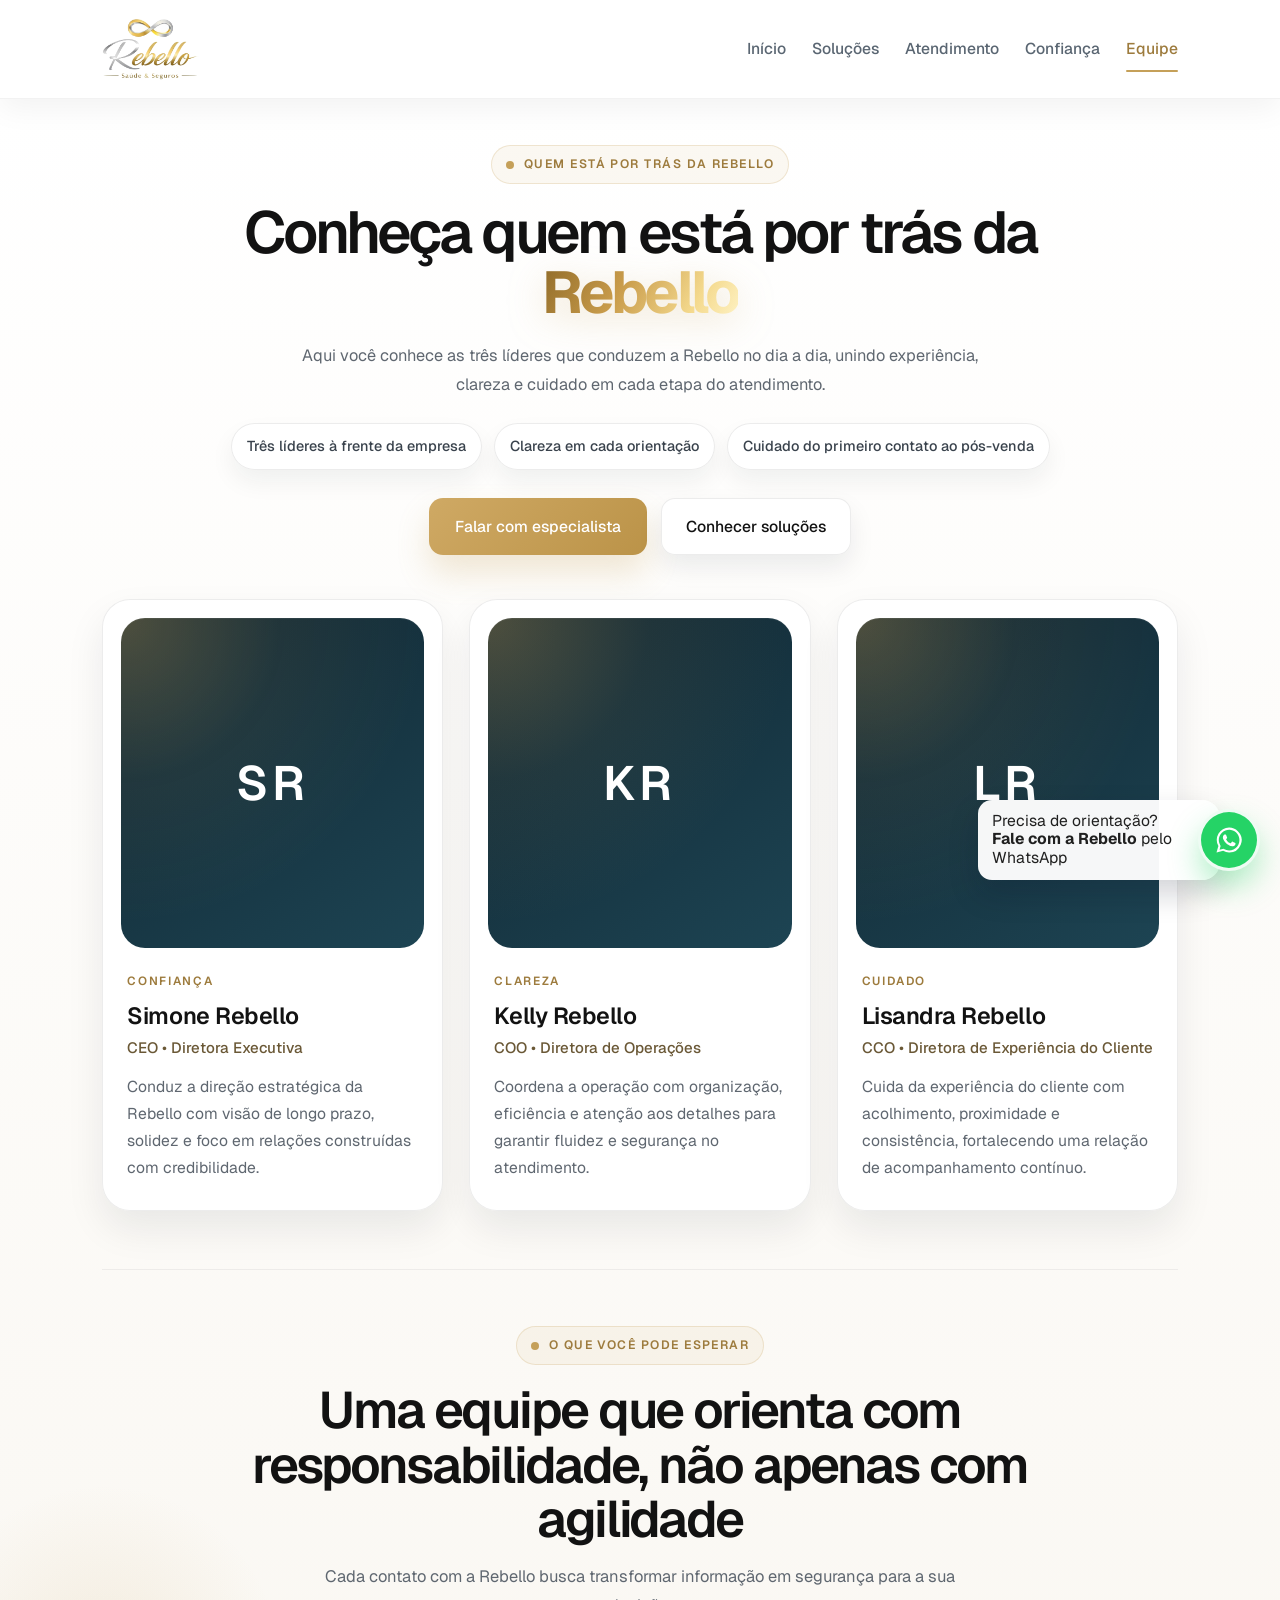
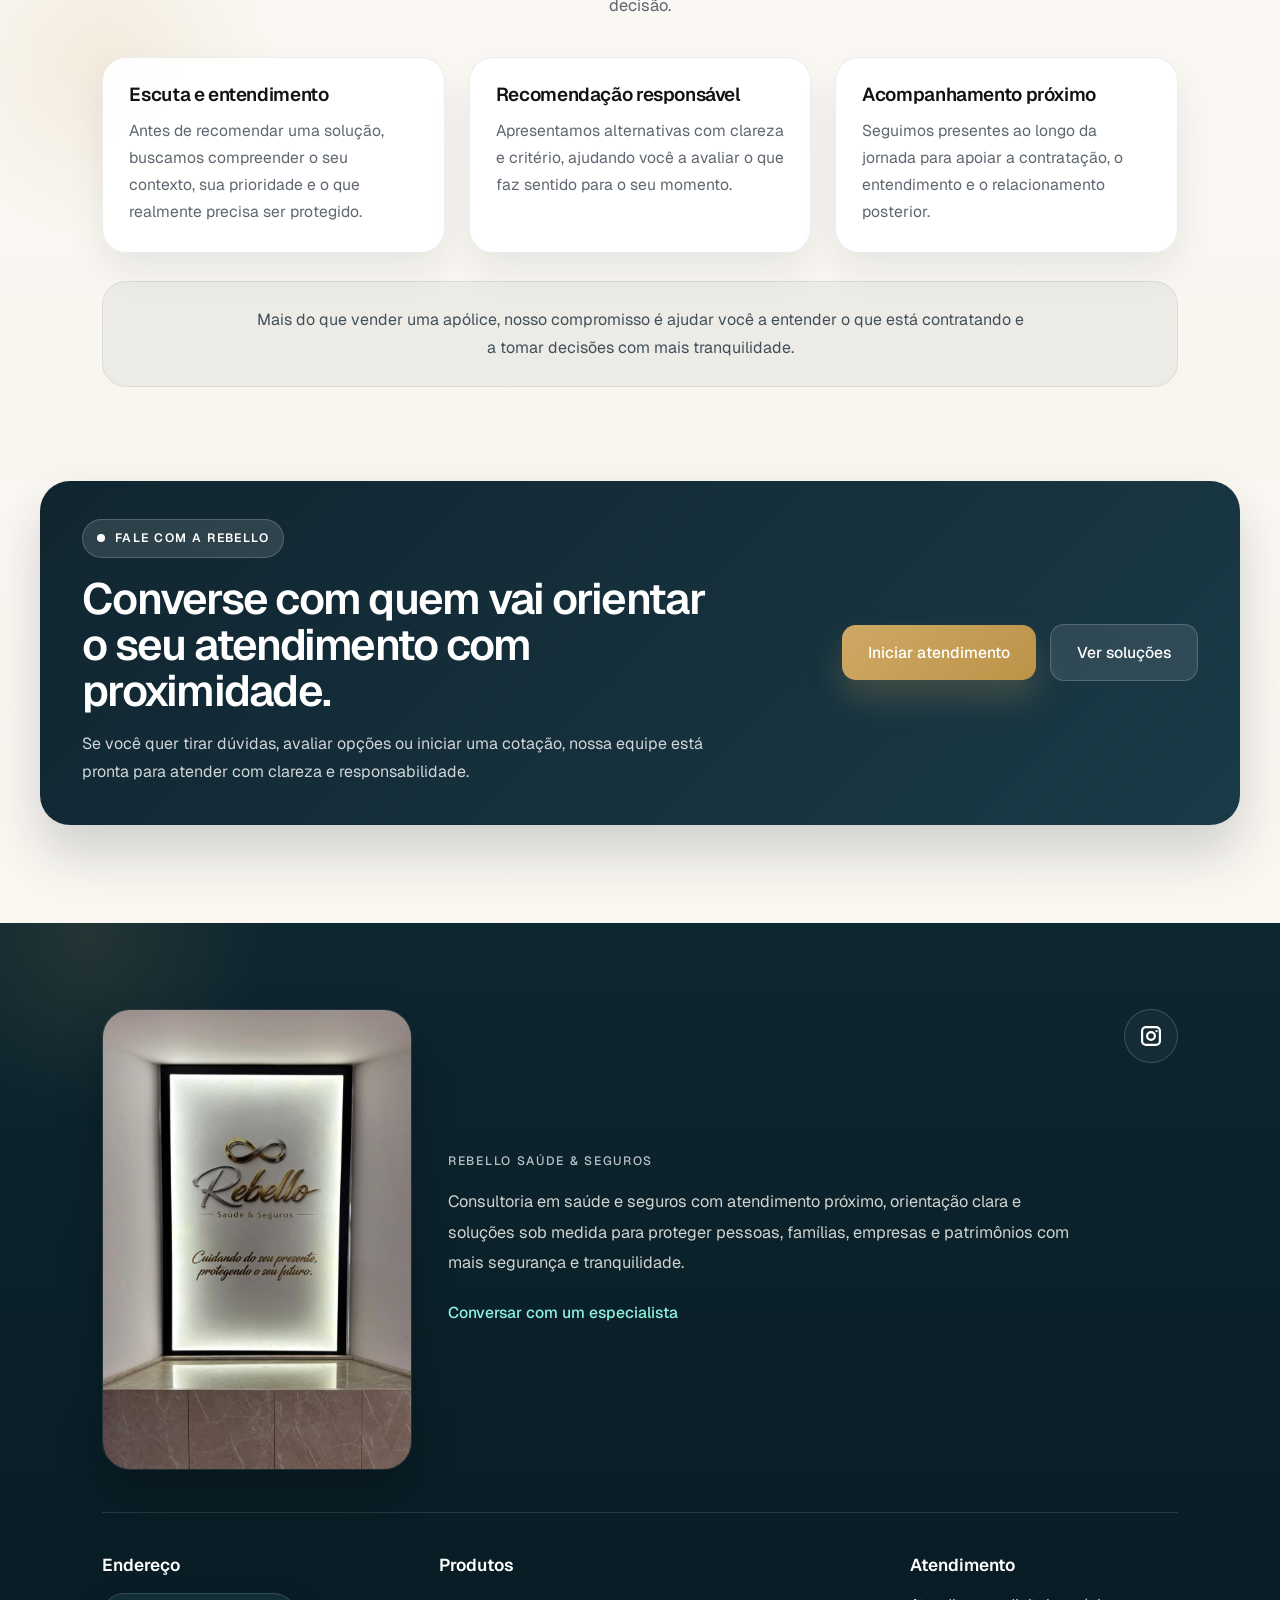
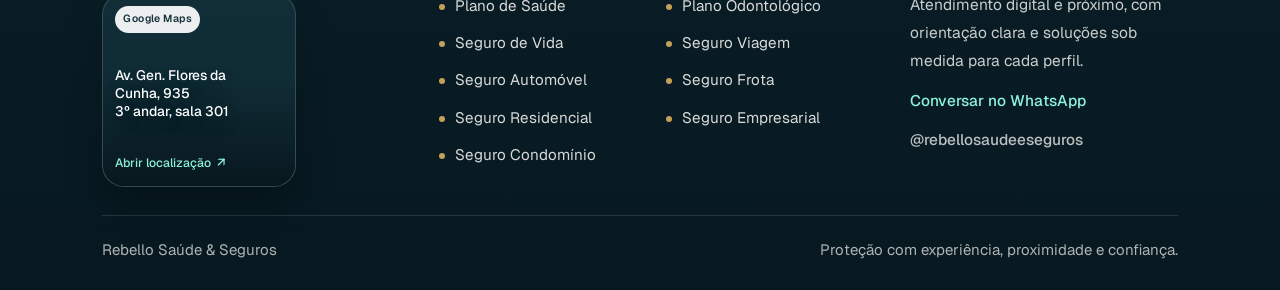
<file: equipe.html>
<!DOCTYPE html>
<html lang="pt-br">
<head>
<meta charset="UTF-8">
<meta name="viewport" content="width=device-width, initial-scale=1.0">
<meta name="description" content="Conhe&ccedil;a a equipe da Rebello Sa&uacute;de &amp; Seguros e o compromisso com atendimento pr&oacute;ximo, clareza, responsabilidade e relacionamento de longo prazo.">
<meta name="theme-color" content="#1f180d">

<title>Equipe Rebello | Rebello Sa&uacute;de &amp; Seguros</title>

<link rel="stylesheet" href="style.css">
<link rel="icon" href="assets/favicon/favicon.svg?v=20260401" type="image/svg+xml">
<link rel="icon" href="assets/favicon/favicon-32x32.png?v=20260401" sizes="32x32" type="image/png">
<link rel="icon" href="assets/favicon/favicon-16x16.png?v=20260401" sizes="16x16" type="image/png">
<link rel="apple-touch-icon" href="assets/favicon/apple-touch-icon.png?v=20260401" sizes="180x180">
<link rel="manifest" href="assets/favicon/site.webmanifest?v=20260401">
<link href="https://fonts.googleapis.com/css2?family=Geist:wght@300;400;500;600;700&display=swap" rel="stylesheet">
</head>

<body class="team-page-body">

<header class="navbar">
    <a href="index.html#inicio" class="logo-link" aria-label="Ir para a p&aacute;gina inicial">
        <img src="assets/logo.png" class="logo" alt="Rebello Sa&uacute;de &amp; Seguros">
    </a>

    <button class="nav-toggle" type="button" aria-expanded="false" aria-controls="site-menu" aria-label="Abrir menu de navega&ccedil;&atilde;o">
        <span></span>
        <span></span>
        <span></span>
    </button>

    <nav class="menu" id="site-menu">
        <a href="index.html#inicio">In&iacute;cio</a>
        <a href="index.html#seguros">Solu&ccedil;&otilde;es</a>
        <a href="index.html#atendimento">Atendimento</a>
        <a href="index.html#diferenciais">Confian&ccedil;a</a>
        <a href="equipe.html" class="gold" aria-current="page">Equipe</a>
    </nav>

</header>

<main class="team-page">
<section class="team team-page-section reveal">
<div class="team-shell">

<div class="team-page-hero">
<p class="section-kicker">Quem est&aacute; por tr&aacute;s da Rebello</p>
<h1>Conhe&ccedil;a quem est&aacute; por tr&aacute;s da <span class="gold-shine-word">Rebello</span></h1>
<p>Aqui voc&ecirc; conhece as tr&ecirc;s l&iacute;deres que conduzem a Rebello no dia a dia, unindo experi&ecirc;ncia, clareza e cuidado em cada etapa do atendimento.</p>

<div class="team-page-highlights" aria-label="Destaques da equipe">
<span>Tr&ecirc;s l&iacute;deres &agrave; frente da empresa</span>
<span>Clareza em cada orienta&ccedil;&atilde;o</span>
<span>Cuidado do primeiro contato ao p&oacute;s-venda</span>
</div>

<div class="team-page-actions">
<a href="https://wa.me/5551991146569" class="btn-gold specialist-cta" target="_blank" rel="noopener noreferrer">Falar com especialista</a>
<a href="index.html#seguros" class="team-page-link">Conhecer solu&ccedil;&otilde;es</a>
</div>
</div>

<div class="team-grid reveal" data-stagger>

<article class="team-card" data-stagger-item>
<div class="team-photo-frame">
<div class="team-monogram" aria-hidden="true">SR</div>
</div>
<div class="team-card-body">
<p class="team-label">Confian&ccedil;a</p>
<h3>Simone Rebello</h3>
<p class="team-role">CEO &bull; Diretora Executiva</p>
<p class="team-card-copy">Conduz a dire&ccedil;&atilde;o estrat&eacute;gica da Rebello com vis&atilde;o de longo prazo, solidez e foco em rela&ccedil;&otilde;es constru&iacute;das com credibilidade.</p>
</div>
</article>

<article class="team-card" data-stagger-item>
<div class="team-photo-frame">
<div class="team-monogram" aria-hidden="true">KR</div>
</div>
<div class="team-card-body">
<p class="team-label">Clareza</p>
<h3>Kelly Rebello</h3>
<p class="team-role">COO &bull; Diretora de Opera&ccedil;&otilde;es</p>
<p class="team-card-copy">Coordena a opera&ccedil;&atilde;o com organiza&ccedil;&atilde;o, efici&ecirc;ncia e aten&ccedil;&atilde;o aos detalhes para garantir fluidez e seguran&ccedil;a no atendimento.</p>
</div>
</article>

<article class="team-card" data-stagger-item>
<div class="team-photo-frame">
<div class="team-monogram" aria-hidden="true">LR</div>
</div>
<div class="team-card-body">
<p class="team-label">Cuidado</p>
<h3>Lisandra Rebello</h3>
<p class="team-role">CCO &bull; Diretora de Experi&ecirc;ncia do Cliente</p>
<p class="team-card-copy">Cuida da experi&ecirc;ncia do cliente com acolhimento, proximidade e consist&ecirc;ncia, fortalecendo uma rela&ccedil;&atilde;o de acompanhamento cont&iacute;nuo.</p>
</div>
</article>

</div>

<div class="team-support">
<div class="section-heading section-heading-centered team-support-heading">
<p class="section-kicker">O que voc&ecirc; pode esperar</p>
<h2>Uma equipe que orienta com responsabilidade, n&atilde;o apenas com agilidade</h2>
<p>Cada contato com a Rebello busca transformar informa&ccedil;&atilde;o em seguran&ccedil;a para a sua decis&atilde;o.</p>
</div>

<div class="support-grid reveal" data-stagger>
<article class="support-card" data-stagger-item>
<h3>Escuta e entendimento</h3>
<p>Antes de recomendar uma solu&ccedil;&atilde;o, buscamos compreender o seu contexto, sua prioridade e o que realmente precisa ser protegido.</p>
</article>

<article class="support-card" data-stagger-item>
<h3>Recomenda&ccedil;&atilde;o respons&aacute;vel</h3>
<p>Apresentamos alternativas com clareza e crit&eacute;rio, ajudando voc&ecirc; a avaliar o que faz sentido para o seu momento.</p>
</article>

<article class="support-card" data-stagger-item>
<h3>Acompanhamento pr&oacute;ximo</h3>
<p>Seguimos presentes ao longo da jornada para apoiar a contrata&ccedil;&atilde;o, o entendimento e o relacionamento posterior.</p>
</article>
</div>

<div class="team-note">
<p>Mais do que vender uma ap&oacute;lice, nosso compromisso &eacute; ajudar voc&ecirc; a entender o que est&aacute; contratando e a tomar decis&otilde;es com mais tranquilidade.</p>
</div>
</div>

</div>
</section>

<section class="contact-band reveal">
    <div class="contact-band-copy">
        <p class="section-kicker">Fale com a Rebello</p>
        <h2>Converse com quem vai orientar o seu atendimento com proximidade.</h2>
        <p>Se voc&ecirc; quer tirar d&uacute;vidas, avaliar op&ccedil;&otilde;es ou iniciar uma cota&ccedil;&atilde;o, nossa equipe est&aacute; pronta para atender com clareza e responsabilidade.</p>
    </div>

    <div class="contact-band-actions">
        <a href="https://wa.me/5551991146569" class="btn-gold specialist-cta" target="_blank" rel="noopener noreferrer">Iniciar atendimento</a>
        <a href="index.html#seguros" class="btn-light">Ver solu&ccedil;&otilde;es</a>
    </div>
</section>
</main>

<footer class="site-footer">
<div class="footer-shell">

<div class="footer-top">
<div class="footer-photo-panel">
<img src="assets/rebello-entrada.jpeg" class="footer-photo" alt="Entrada da Rebello Sa&uacute;de &amp; Seguros">
</div>

<div class="footer-brand">
<p class="footer-kicker">Rebello Sa&uacute;de &amp; Seguros</p>
<p class="footer-text">Consultoria em sa&uacute;de e seguros com atendimento pr&oacute;ximo, orienta&ccedil;&atilde;o clara e solu&ccedil;&otilde;es sob medida para proteger pessoas, fam&iacute;lias, empresas e patrim&ocirc;nios com mais seguran&ccedil;a e tranquilidade.</p>
<a href="https://wa.me/5551991146569" class="footer-cta specialist-cta" target="_blank" rel="noopener noreferrer">Conversar com um especialista</a>
</div>

<div class="footer-social">
<a href="https://www.instagram.com/rebellosaudeeseguros?igsh=MXJjcDZ2cnprZmtjeQ%3D%3D&amp;utm_source=qr" class="social-link" target="_blank" rel="noopener noreferrer" aria-label="Instagram da Rebello Sa&uacute;de &amp; Seguros">
<svg viewBox="0 0 24 24" aria-hidden="true">
<path d="M7 2h10a5 5 0 0 1 5 5v10a5 5 0 0 1-5 5H7a5 5 0 0 1-5-5V7a5 5 0 0 1 5-5Zm0 2.2A2.8 2.8 0 0 0 4.2 7v10A2.8 2.8 0 0 0 7 19.8h10a2.8 2.8 0 0 0 2.8-2.8V7A2.8 2.8 0 0 0 17 4.2H7Zm10.6 1.7a1.2 1.2 0 1 1 0 2.4 1.2 1.2 0 0 1 0-2.4ZM12 7a5 5 0 1 1 0 10 5 5 0 0 1 0-10Zm0 2.2A2.8 2.8 0 1 0 12 14.8 2.8 2.8 0 0 0 12 9.2Z"/>
</svg>
</a>
</div>
</div>

<div class="footer-grid">
<div class="footer-column">
<h3>Endere&ccedil;o</h3>
<div class="footer-map-card">
<iframe
src="https://www.google.com/maps?q=Av.%20Gen.%20Flores%20da%20Cunha%2C%20935%2C%203%C2%BA%20andar%2C%20sala%20301%2C%20Cachoeirinha%20-%20RS%2C%2094910-001&amp;z=16&amp;output=embed"
title="Mapa da Rebello Sa&uacute;de &amp; Seguros"
loading="lazy"
referrerpolicy="no-referrer-when-downgrade"></iframe>
<a
href="https://www.google.com/maps/search/?api=1&amp;query=Av.%20Gen.%20Flores%20da%20Cunha%2C%20935%2C%203%C2%BA%20andar%2C%20sala%20301%2C%20Cachoeirinha%20-%20RS%2C%2094910-001"
class="footer-map-link"
target="_blank"
rel="noopener noreferrer"
aria-label="Abrir localiza&ccedil;&atilde;o da Rebello no Google Maps">
<span class="footer-map-badge">Google Maps</span>
<span class="footer-map-caption">Av. Gen. Flores da Cunha, 935<br>3&ordm; andar, sala 301</span>
<span class="footer-map-action">Abrir localiza&ccedil;&atilde;o</span>
</a>
</div>
</div>

<div class="footer-column footer-column-wide">
<h3>Produtos</h3>
<ul class="footer-products">
<li>Plano de Sa&uacute;de</li>
<li>Plano Odontol&oacute;gico</li>
<li>Seguro de Vida</li>
<li>Seguro Viagem</li>
<li>Seguro Autom&oacute;vel</li>
<li>Seguro Frota</li>
<li>Seguro Residencial</li>
<li>Seguro Empresarial</li>
<li>Seguro Condom&iacute;nio</li>
</ul>
</div>

<div class="footer-column">
<h3>Atendimento</h3>
<p>Atendimento digital e pr&oacute;ximo, com orienta&ccedil;&atilde;o clara e solu&ccedil;&otilde;es sob medida para cada perfil.</p>
<a href="https://wa.me/5551991146569" class="footer-inline-link specialist-cta" target="_blank" rel="noopener noreferrer">Conversar no WhatsApp</a>
<a href="https://www.instagram.com/rebellosaudeeseguros?igsh=MXJjcDZ2cnprZmtjeQ%3D%3D&amp;utm_source=qr" class="footer-inline-link footer-inline-muted" target="_blank" rel="noopener noreferrer">@rebellosaudeeseguros</a>
</div>
</div>

<div class="footer-bottom">
<p>Rebello Sa&uacute;de &amp; Seguros</p>
<p>Prote&ccedil;&atilde;o com experi&ecirc;ncia, proximidade e confian&ccedil;a.</p>
</div>

</div>
</footer>

<a class="whatsapp specialist-cta" href="https://wa.me/5551991146569" target="_blank" rel="noopener noreferrer" aria-label="Falar no WhatsApp">
<span class="whatsapp-text">
<span>Precisa de orienta&ccedil;&atilde;o?</span>
<span><strong>Fale com a Rebello</strong> pelo</span>
<span>WhatsApp</span>
</span>
<span class="whatsapp-icon" aria-hidden="true">
<svg viewBox="0 0 24 24" aria-hidden="true">
<path d="M19.05 4.94A9.77 9.77 0 0 0 12.09 2a9.9 9.9 0 0 0-8.57 14.85L2 22l5.33-1.39A9.92 9.92 0 0 0 12.08 22h.01a9.91 9.91 0 0 0 6.96-17.06Zm-6.96 15.39h-.01a8.2 8.2 0 0 1-4.18-1.15l-.3-.18-3.16.83.85-3.08-.2-.31a8.24 8.24 0 1 1 7 3.89Zm4.52-6.15c-.25-.12-1.48-.73-1.7-.82-.23-.08-.39-.12-.56.12-.17.25-.64.82-.79.98-.15.17-.29.19-.54.07-.25-.12-1.03-.38-1.96-1.21-.72-.64-1.2-1.43-1.35-1.67-.14-.24-.02-.37.11-.49.12-.12.25-.29.38-.43.12-.14.17-.25.25-.41.08-.17.04-.31-.02-.43-.06-.12-.56-1.35-.76-1.85-.2-.49-.41-.43-.56-.44h-.48c-.17 0-.43.06-.66.31s-.87.85-.87 2.08.89 2.42 1.02 2.58c.12.17 1.74 2.66 4.22 3.73.59.26 1.06.42 1.42.54.6.19 1.15.16 1.58.1.48-.07 1.48-.61 1.69-1.2.21-.6.21-1.11.14-1.21-.06-.1-.23-.16-.48-.29Z"/>
</svg>
</span>
</a>

<script src="script.js"></script>
</body>
</html>
</file>
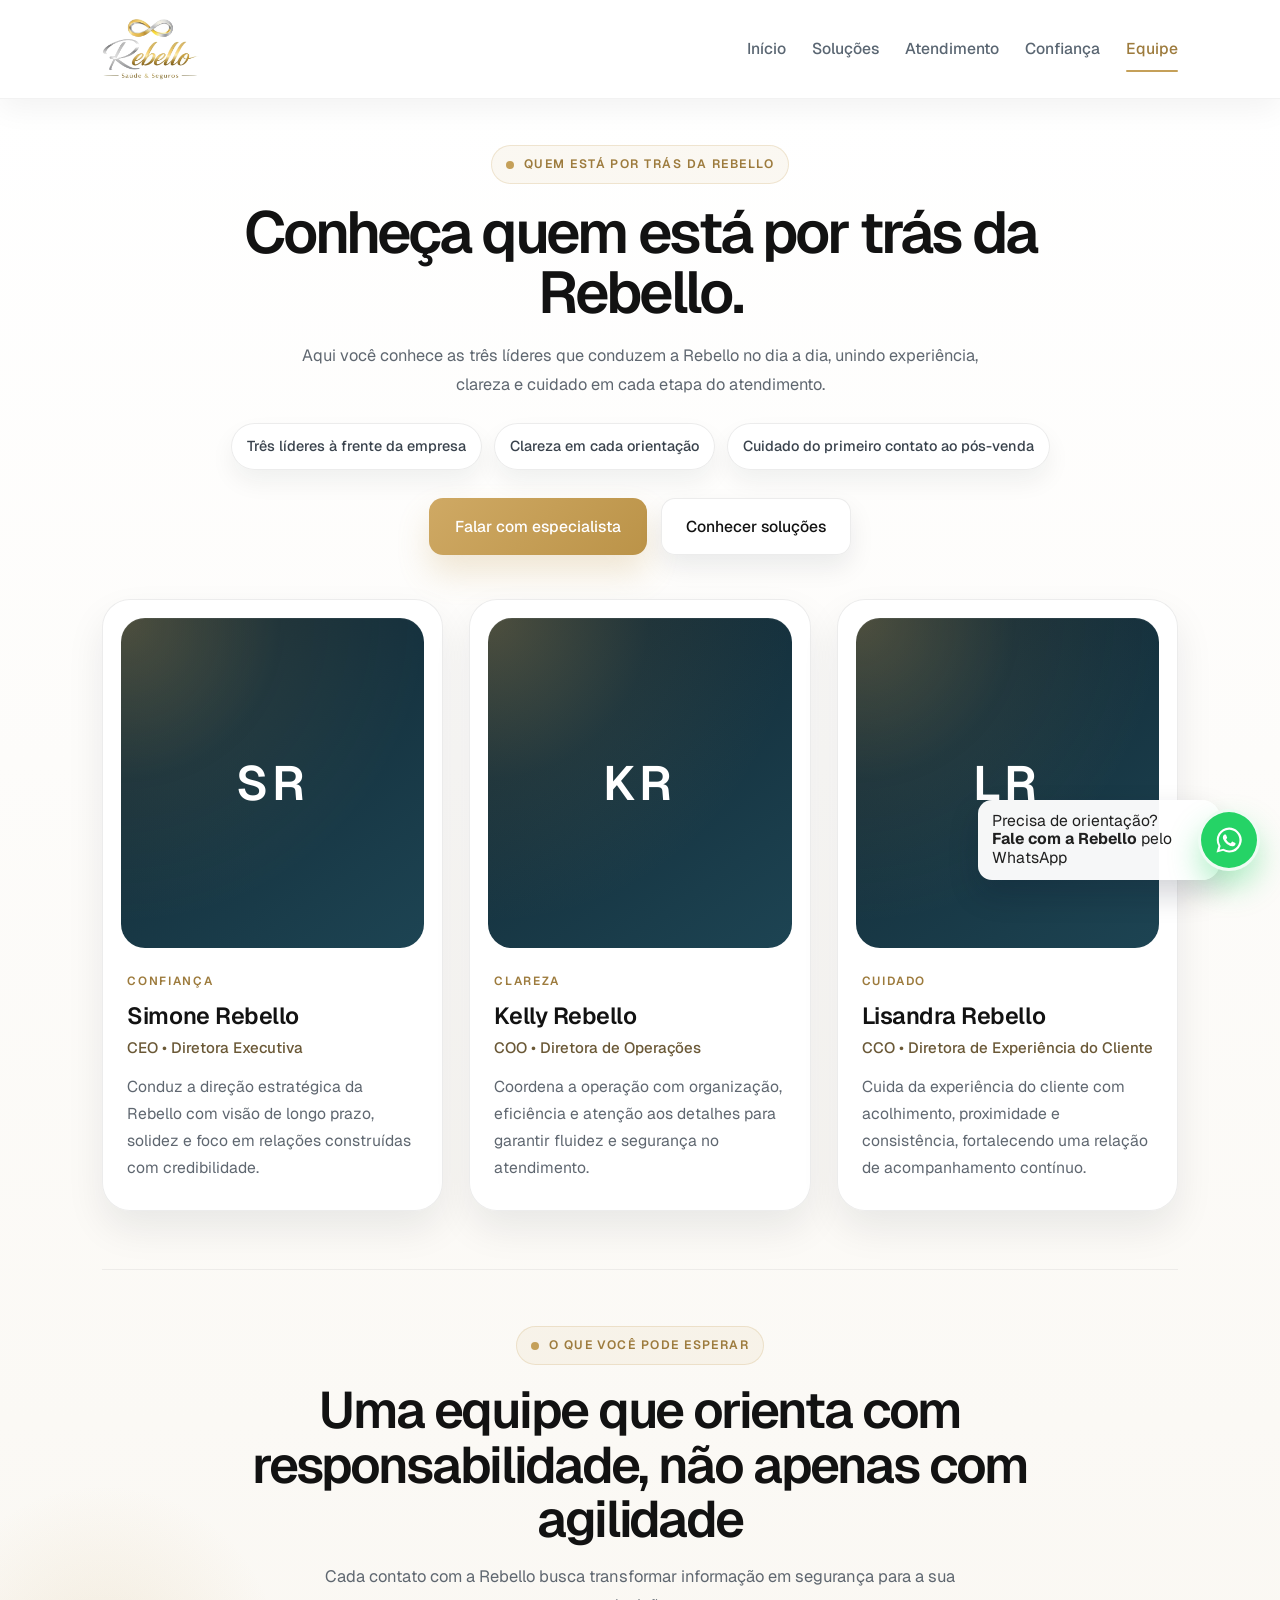
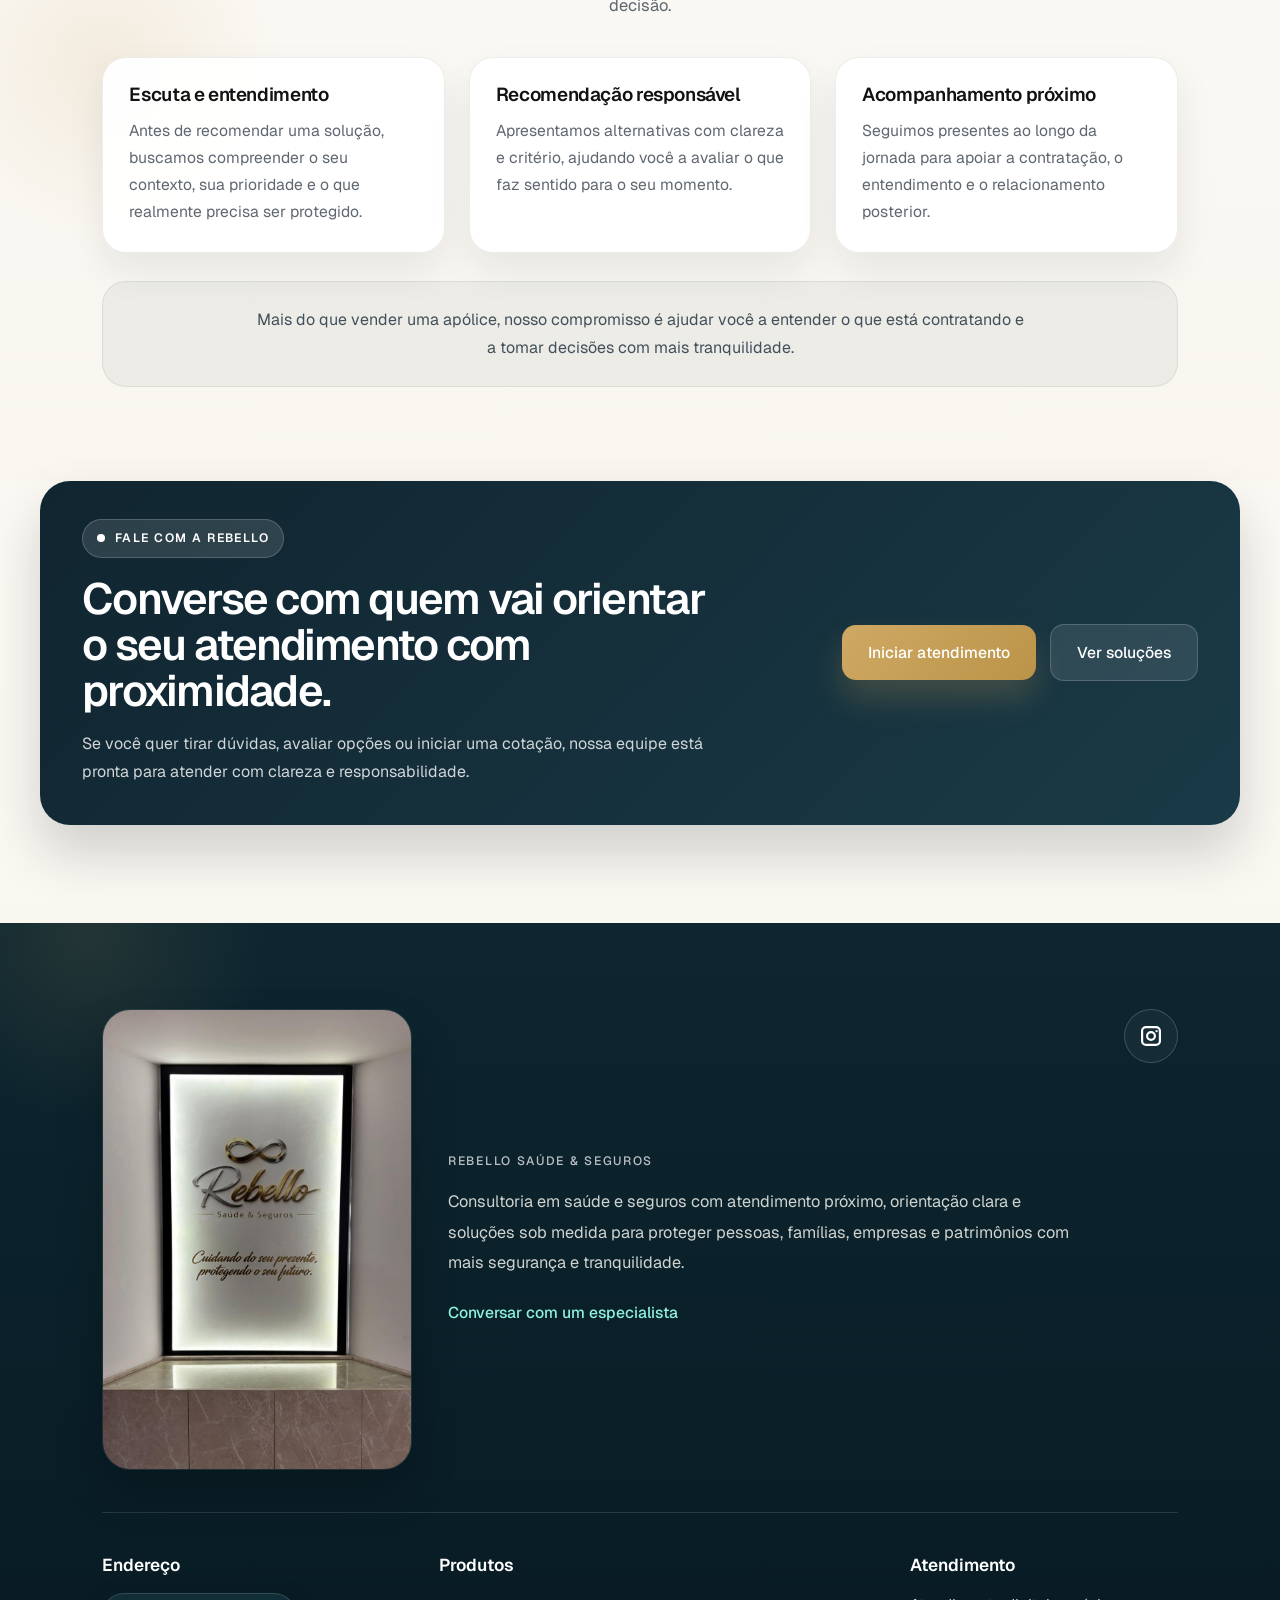
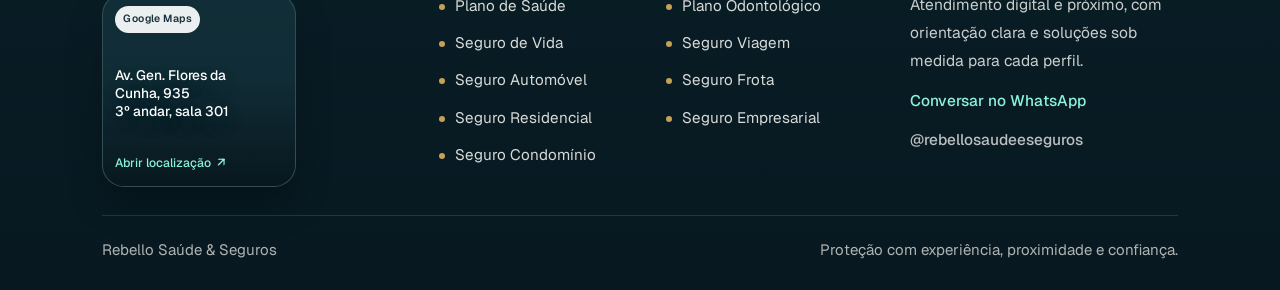
<file: Site/equipe.html>
<!DOCTYPE html>
<html lang="pt-br">
<head>
<meta charset="UTF-8">
<meta name="viewport" content="width=device-width, initial-scale=1.0">
<meta name="description" content="Conhe&ccedil;a a equipe da Rebello Sa&uacute;de &amp; Seguros e o compromisso com atendimento pr&oacute;ximo, clareza, responsabilidade e relacionamento de longo prazo.">

<title>Equipe Rebello | Rebello Sa&uacute;de &amp; Seguros</title>

<link rel="stylesheet" href="style.css">
<link href="https://fonts.googleapis.com/css2?family=Geist:wght@300;400;500;600;700&display=swap" rel="stylesheet">
</head>

<body class="team-page-body">

<header class="navbar">
    <a href="index.html#inicio" class="logo-link" aria-label="Ir para a p&aacute;gina inicial">
        <img src="assets/logo.png" class="logo" alt="Rebello Sa&uacute;de &amp; Seguros">
    </a>

    <button class="nav-toggle" type="button" aria-expanded="false" aria-controls="site-menu" aria-label="Abrir menu de navega&ccedil;&atilde;o">
        <span></span>
        <span></span>
        <span></span>
    </button>

    <nav class="menu" id="site-menu">
        <a href="index.html#inicio">In&iacute;cio</a>
        <a href="index.html#seguros">Solu&ccedil;&otilde;es</a>
        <a href="index.html#atendimento">Atendimento</a>
        <a href="index.html#diferenciais">Confian&ccedil;a</a>
        <a href="equipe.html" class="gold" aria-current="page">Equipe</a>
    </nav>

</header>

<main class="team-page">
<section class="team team-page-section reveal">
<div class="team-shell">

<div class="team-page-hero">
<p class="section-kicker">Quem est&aacute; por tr&aacute;s da Rebello</p>
<h1>Conhe&ccedil;a quem est&aacute; por tr&aacute;s da Rebello.</h1>
<p>Aqui voc&ecirc; conhece as tr&ecirc;s l&iacute;deres que conduzem a Rebello no dia a dia, unindo experi&ecirc;ncia, clareza e cuidado em cada etapa do atendimento.</p>

<div class="team-page-highlights" aria-label="Destaques da equipe">
<span>Tr&ecirc;s l&iacute;deres &agrave; frente da empresa</span>
<span>Clareza em cada orienta&ccedil;&atilde;o</span>
<span>Cuidado do primeiro contato ao p&oacute;s-venda</span>
</div>

<div class="team-page-actions">
<a href="https://wa.me/5551991146569" class="btn-gold specialist-cta" target="_blank" rel="noopener noreferrer">Falar com especialista</a>
<a href="index.html#seguros" class="team-page-link">Conhecer solu&ccedil;&otilde;es</a>
</div>
</div>

<div class="team-grid">

<article class="team-card">
<div class="team-photo-frame">
<div class="team-monogram" aria-hidden="true">SR</div>
</div>
<div class="team-card-body">
<p class="team-label">Confian&ccedil;a</p>
<h3>Simone Rebello</h3>
<p class="team-role">CEO &bull; Diretora Executiva</p>
<p class="team-card-copy">Conduz a dire&ccedil;&atilde;o estrat&eacute;gica da Rebello com vis&atilde;o de longo prazo, solidez e foco em rela&ccedil;&otilde;es constru&iacute;das com credibilidade.</p>
</div>
</article>

<article class="team-card">
<div class="team-photo-frame">
<div class="team-monogram" aria-hidden="true">KR</div>
</div>
<div class="team-card-body">
<p class="team-label">Clareza</p>
<h3>Kelly Rebello</h3>
<p class="team-role">COO &bull; Diretora de Opera&ccedil;&otilde;es</p>
<p class="team-card-copy">Coordena a opera&ccedil;&atilde;o com organiza&ccedil;&atilde;o, efici&ecirc;ncia e aten&ccedil;&atilde;o aos detalhes para garantir fluidez e seguran&ccedil;a no atendimento.</p>
</div>
</article>

<article class="team-card">
<div class="team-photo-frame">
<div class="team-monogram" aria-hidden="true">LR</div>
</div>
<div class="team-card-body">
<p class="team-label">Cuidado</p>
<h3>Lisandra Rebello</h3>
<p class="team-role">CCO &bull; Diretora de Experi&ecirc;ncia do Cliente</p>
<p class="team-card-copy">Cuida da experi&ecirc;ncia do cliente com acolhimento, proximidade e consist&ecirc;ncia, fortalecendo uma rela&ccedil;&atilde;o de acompanhamento cont&iacute;nuo.</p>
</div>
</article>

</div>

<div class="team-support">
<div class="section-heading section-heading-centered team-support-heading">
<p class="section-kicker">O que voc&ecirc; pode esperar</p>
<h2>Uma equipe que orienta com responsabilidade, n&atilde;o apenas com agilidade</h2>
<p>Cada contato com a Rebello busca transformar informa&ccedil;&atilde;o em seguran&ccedil;a para a sua decis&atilde;o.</p>
</div>

<div class="support-grid">
<article class="support-card">
<h3>Escuta e entendimento</h3>
<p>Antes de recomendar uma solu&ccedil;&atilde;o, buscamos compreender o seu contexto, sua prioridade e o que realmente precisa ser protegido.</p>
</article>

<article class="support-card">
<h3>Recomenda&ccedil;&atilde;o respons&aacute;vel</h3>
<p>Apresentamos alternativas com clareza e crit&eacute;rio, ajudando voc&ecirc; a avaliar o que faz sentido para o seu momento.</p>
</article>

<article class="support-card">
<h3>Acompanhamento pr&oacute;ximo</h3>
<p>Seguimos presentes ao longo da jornada para apoiar a contrata&ccedil;&atilde;o, o entendimento e o relacionamento posterior.</p>
</article>
</div>

<div class="team-note">
<p>Mais do que vender uma ap&oacute;lice, nosso compromisso &eacute; ajudar voc&ecirc; a entender o que est&aacute; contratando e a tomar decis&otilde;es com mais tranquilidade.</p>
</div>
</div>

</div>
</section>

<section class="contact-band reveal">
    <div class="contact-band-copy">
        <p class="section-kicker">Fale com a Rebello</p>
        <h2>Converse com quem vai orientar o seu atendimento com proximidade.</h2>
        <p>Se voc&ecirc; quer tirar d&uacute;vidas, avaliar op&ccedil;&otilde;es ou iniciar uma cota&ccedil;&atilde;o, nossa equipe est&aacute; pronta para atender com clareza e responsabilidade.</p>
    </div>

    <div class="contact-band-actions">
        <a href="https://wa.me/5551991146569" class="btn-gold specialist-cta" target="_blank" rel="noopener noreferrer">Iniciar atendimento</a>
        <a href="index.html#seguros" class="btn-light">Ver solu&ccedil;&otilde;es</a>
    </div>
</section>
</main>

<footer class="site-footer">
<div class="footer-shell">

<div class="footer-top">
<div class="footer-photo-panel">
<img src="assets/rebello-entrada.jpeg" class="footer-photo" alt="Entrada da Rebello Sa&uacute;de &amp; Seguros">
</div>

<div class="footer-brand">
<p class="footer-kicker">Rebello Sa&uacute;de &amp; Seguros</p>
<p class="footer-text">Consultoria em sa&uacute;de e seguros com atendimento pr&oacute;ximo, orienta&ccedil;&atilde;o clara e solu&ccedil;&otilde;es sob medida para proteger pessoas, fam&iacute;lias, empresas e patrim&ocirc;nios com mais seguran&ccedil;a e tranquilidade.</p>
<a href="https://wa.me/5551991146569" class="footer-cta specialist-cta" target="_blank" rel="noopener noreferrer">Conversar com um especialista</a>
</div>

<div class="footer-social">
<a href="https://www.instagram.com/rebellosaudeeseguros?igsh=MXJjcDZ2cnprZmtjeQ%3D%3D&amp;utm_source=qr" class="social-link" target="_blank" rel="noopener noreferrer" aria-label="Instagram da Rebello Sa&uacute;de &amp; Seguros">
<svg viewBox="0 0 24 24" aria-hidden="true">
<path d="M7 2h10a5 5 0 0 1 5 5v10a5 5 0 0 1-5 5H7a5 5 0 0 1-5-5V7a5 5 0 0 1 5-5Zm0 2.2A2.8 2.8 0 0 0 4.2 7v10A2.8 2.8 0 0 0 7 19.8h10a2.8 2.8 0 0 0 2.8-2.8V7A2.8 2.8 0 0 0 17 4.2H7Zm10.6 1.7a1.2 1.2 0 1 1 0 2.4 1.2 1.2 0 0 1 0-2.4ZM12 7a5 5 0 1 1 0 10 5 5 0 0 1 0-10Zm0 2.2A2.8 2.8 0 1 0 12 14.8 2.8 2.8 0 0 0 12 9.2Z"/>
</svg>
</a>
</div>
</div>

<div class="footer-grid">
<div class="footer-column">
<h3>Endere&ccedil;o</h3>
<div class="footer-map-card">
<iframe
src="https://www.google.com/maps?q=Av.%20Gen.%20Flores%20da%20Cunha%2C%20935%2C%203%C2%BA%20andar%2C%20sala%20301%2C%20Cachoeirinha%20-%20RS%2C%2094910-001&amp;z=16&amp;output=embed"
title="Mapa da Rebello Sa&uacute;de &amp; Seguros"
loading="lazy"
referrerpolicy="no-referrer-when-downgrade"></iframe>
<a
href="https://www.google.com/maps/search/?api=1&amp;query=Av.%20Gen.%20Flores%20da%20Cunha%2C%20935%2C%203%C2%BA%20andar%2C%20sala%20301%2C%20Cachoeirinha%20-%20RS%2C%2094910-001"
class="footer-map-link"
target="_blank"
rel="noopener noreferrer"
aria-label="Abrir localiza&ccedil;&atilde;o da Rebello no Google Maps">
<span class="footer-map-badge">Google Maps</span>
<span class="footer-map-caption">Av. Gen. Flores da Cunha, 935<br>3&ordm; andar, sala 301</span>
<span class="footer-map-action">Abrir localiza&ccedil;&atilde;o</span>
</a>
</div>
</div>

<div class="footer-column footer-column-wide">
<h3>Produtos</h3>
<ul class="footer-products">
<li>Plano de Sa&uacute;de</li>
<li>Plano Odontol&oacute;gico</li>
<li>Seguro de Vida</li>
<li>Seguro Viagem</li>
<li>Seguro Autom&oacute;vel</li>
<li>Seguro Frota</li>
<li>Seguro Residencial</li>
<li>Seguro Empresarial</li>
<li>Seguro Condom&iacute;nio</li>
</ul>
</div>

<div class="footer-column">
<h3>Atendimento</h3>
<p>Atendimento digital e pr&oacute;ximo, com orienta&ccedil;&atilde;o clara e solu&ccedil;&otilde;es sob medida para cada perfil.</p>
<a href="https://wa.me/5551991146569" class="footer-inline-link specialist-cta" target="_blank" rel="noopener noreferrer">Conversar no WhatsApp</a>
<a href="https://www.instagram.com/rebellosaudeeseguros?igsh=MXJjcDZ2cnprZmtjeQ%3D%3D&amp;utm_source=qr" class="footer-inline-link footer-inline-muted" target="_blank" rel="noopener noreferrer">@rebellosaudeeseguros</a>
</div>
</div>

<div class="footer-bottom">
<p>Rebello Sa&uacute;de &amp; Seguros</p>
<p>Prote&ccedil;&atilde;o com experi&ecirc;ncia, proximidade e confian&ccedil;a.</p>
</div>

</div>
</footer>

<a class="whatsapp specialist-cta" href="https://wa.me/5551991146569" target="_blank" rel="noopener noreferrer" aria-label="Falar no WhatsApp">
<span class="whatsapp-text">
<span>Precisa de orienta&ccedil;&atilde;o?</span>
<span><strong>Fale com a Rebello</strong> pelo</span>
<span>WhatsApp</span>
</span>
<span class="whatsapp-icon" aria-hidden="true">
<svg viewBox="0 0 24 24" aria-hidden="true">
<path d="M19.05 4.94A9.77 9.77 0 0 0 12.09 2a9.9 9.9 0 0 0-8.57 14.85L2 22l5.33-1.39A9.92 9.92 0 0 0 12.08 22h.01a9.91 9.91 0 0 0 6.96-17.06Zm-6.96 15.39h-.01a8.2 8.2 0 0 1-4.18-1.15l-.3-.18-3.16.83.85-3.08-.2-.31a8.24 8.24 0 1 1 7 3.89Zm4.52-6.15c-.25-.12-1.48-.73-1.7-.82-.23-.08-.39-.12-.56.12-.17.25-.64.82-.79.98-.15.17-.29.19-.54.07-.25-.12-1.03-.38-1.96-1.21-.72-.64-1.2-1.43-1.35-1.67-.14-.24-.02-.37.11-.49.12-.12.25-.29.38-.43.12-.14.17-.25.25-.41.08-.17.04-.31-.02-.43-.06-.12-.56-1.35-.76-1.85-.2-.49-.41-.43-.56-.44h-.48c-.17 0-.43.06-.66.31s-.87.85-.87 2.08.89 2.42 1.02 2.58c.12.17 1.74 2.66 4.22 3.73.59.26 1.06.42 1.42.54.6.19 1.15.16 1.58.1.48-.07 1.48-.61 1.69-1.2.21-.6.21-1.11.14-1.21-.06-.1-.23-.16-.48-.29Z"/>
</svg>
</span>
</a>

<script src="script.js"></script>
</body>
</html>
</file>
<file: style.css>
:root{
--gold:#c5a059;
--gold-dark:#9d7b3d;
--navy:#102530;
--navy-soft:#1a3a47;
--dark:#121212;
--text:#23272c;
--muted:#5f6770;
--line:rgba(18,18,18,0.08);
--line-strong:rgba(18,18,18,0.12);
--surface:#ffffff;
--surface-soft:#f7f8fb;
--surface-warm:#faf7f1;
--shadow-soft:0 18px 38px rgba(16,30,40,0.08);
--shadow-card:0 24px 48px rgba(16,30,40,0.12);
--font-base:'Geist', sans-serif;
}

*{margin:0;padding:0;box-sizing:border-box;}

html{
-webkit-text-size-adjust:100%;
scroll-behavior:smooth;
}

body{
font-family:var(--font-base);
font-weight:400;
color:var(--text);
background:linear-gradient(180deg, #fdfcf9 0%, #ffffff 34%, #f7f8fb 100%);
line-height:1.6;
min-width:320px;
overflow-x:hidden;
}

main{display:block;}
img{max-width:100%;height:auto;display:block;}
button{font:inherit;}
a{color:inherit;}

h1,h2,h3,h4,h5,h6{
font-family:var(--font-base);
font-weight:600;
color:var(--dark);
}

p,span,li,a{
font-family:var(--font-base);
font-weight:400;
}

section[id]{
scroll-margin-top:110px;
}

.section-kicker{
display:inline-flex;
align-items:center;
gap:10px;
padding:9px 14px;
border-radius:999px;
border:1px solid rgba(197,160,89,0.22);
background:rgba(197,160,89,0.08);
color:var(--gold-dark);
font-size:0.76rem;
font-weight:600;
letter-spacing:0.12em;
text-transform:uppercase;
}

.section-kicker::before{
content:"";
width:8px;
height:8px;
border-radius:50%;
background:var(--gold);
flex-shrink:0;
}

.section-kicker-centered{
justify-content:center;
margin:0 auto;
}

.section-heading{
width:min(760px, 100%);
margin:0 auto 36px;
}

.section-heading-centered{
margin-inline:auto;
text-align:center;
}

.section-heading h2{
font-size:clamp(2.1rem, 4vw, 3.5rem);
line-height:1.06;
letter-spacing:-0.04em;
margin-top:18px;
}

.section-heading > p:not(.section-kicker){
margin-top:16px;
max-width:60ch;
font-size:1.03rem;
line-height:1.78;
color:var(--muted);
}

.section-heading-centered p{
margin-inline:auto;
}

.navbar{
display:flex;
align-items:center;
justify-content:space-between;
gap:24px;
padding:18px 8%;
position:sticky;
top:0;
z-index:1000;
background:rgba(255,255,255,0.92);
backdrop-filter:blur(18px);
border-bottom:1px solid rgba(18,18,18,0.05);
box-shadow:0 10px 28px rgba(0,0,0,0.05);
}

.logo-link{
display:flex;
align-items:center;
text-decoration:none;
flex-shrink:0;
}

.logo{
height:62px;
width:auto;
}

.nav-toggle{
display:none;
width:48px;
height:48px;
align-items:center;
justify-content:center;
flex-direction:column;
gap:5px;
border:1px solid rgba(18,18,18,0.08);
border-radius:14px;
background:rgba(255,255,255,0.94);
cursor:pointer;
box-shadow:0 10px 24px rgba(17,17,17,0.08);
transition:transform 0.25s ease, border-color 0.25s ease, background 0.25s ease;
}

.nav-toggle:hover{
transform:translateY(-1px);
border-color:rgba(197,160,89,0.4);
background:#fff;
}

.nav-toggle span{
display:block;
width:18px;
height:2px;
border-radius:999px;
background:var(--dark);
transition:transform 0.25s ease, opacity 0.25s ease;
}

.navbar.is-open .nav-toggle span:nth-child(1){
transform:translateY(7px) rotate(45deg);
}

.navbar.is-open .nav-toggle span:nth-child(2){
opacity:0;
}

.navbar.is-open .nav-toggle span:nth-child(3){
transform:translateY(-7px) rotate(-45deg);
}

.menu{
display:flex;
align-items:center;
justify-content:center;
gap:26px;
flex-wrap:wrap;
}

.menu a{
position:relative;
text-decoration:none;
color:#5a6672;
font-size:0.98rem;
font-weight:500;
transition:color 0.25s ease;
}

.menu a::after{
content:"";
position:absolute;
left:0;
bottom:-10px;
width:100%;
height:2px;
border-radius:999px;
background:var(--gold);
transform:scaleX(0);
transform-origin:center;
transition:transform 0.25s ease;
}

.menu a:hover{
color:var(--dark);
}

.menu a:hover::after,
.menu a.gold::after,
.menu a[aria-current="page"]::after{
transform:scaleX(1);
}

.menu a.gold,
.menu a[aria-current="page"]{
color:var(--gold-dark);
}

.btn-gold,
.btn-light{
display:inline-flex;
align-items:center;
justify-content:center;
gap:10px;
padding:15px 26px;
border-radius:14px;
font-size:0.98rem;
font-weight:500;
text-decoration:none;
transition:transform 0.25s ease, box-shadow 0.25s ease, background 0.25s ease, border-color 0.25s ease, color 0.25s ease;
}

.btn-gold{
background:linear-gradient(135deg, #cfa964 0%, #bb9348 100%);
color:#fff;
box-shadow:0 18px 32px rgba(197,160,89,0.24);
}

.btn-gold:hover{
transform:translateY(-2px);
box-shadow:0 24px 38px rgba(197,160,89,0.3);
}

.btn-light{
background:rgba(255,255,255,0.92);
color:var(--dark);
border:1px solid rgba(18,18,18,0.08);
box-shadow:0 12px 26px rgba(16,30,40,0.08);
}

.btn-light:hover{
transform:translateY(-2px);
background:#fff;
border-color:rgba(197,160,89,0.3);
box-shadow:0 18px 32px rgba(16,30,40,0.12);
}

.hero{
display:grid;
grid-template-columns:minmax(320px, 1fr) minmax(360px, 1.04fr);
align-items:center;
gap:clamp(36px, 5vw, 70px);
padding:clamp(40px, 6vh, 76px) 8% 40px;
position:relative;
min-height:calc(100vh - 98px);
}

.hero::before{
content:"";
position:absolute;
inset:0;
background:
radial-gradient(circle at 12% 18%, rgba(197,160,89,0.14) 0%, rgba(197,160,89,0) 28%),
radial-gradient(circle at 90% 16%, rgba(16,37,48,0.06) 0%, rgba(16,37,48,0) 22%);
pointer-events:none;
}

.hero-text,
.hero-visual{
position:relative;
z-index:1;
min-width:0;
}

.hero-text{
display:flex;
flex-direction:column;
align-items:flex-start;
gap:20px;
max-width:620px;
opacity:0;
transform:translate3d(0, 34px, 0) scale(0.96);
animation:hero-entry 1s cubic-bezier(0.22, 1, 0.36, 1) 0.12s forwards;
}

.hero-text h1{
font-size:clamp(2.8rem, 4.8vw, 4.9rem);
line-height:0.98;
letter-spacing:-0.05em;
max-width:12ch;
}

.hero-text > p:not(.section-kicker){
max-width:54ch;
font-size:1.06rem;
line-height:1.82;
color:var(--muted);
}

.hero-actions{
display:flex;
align-items:center;
gap:14px;
flex-wrap:wrap;
}

.hero-actions > *,
.hero-trust span{
opacity:0;
transform:translate3d(0, 22px, 0) scale(0.96);
animation:hero-chip-entry 0.82s cubic-bezier(0.22, 1, 0.36, 1) forwards;
}

.hero-actions > *:nth-child(1){
animation-delay:0.46s;
}

.hero-actions > *:nth-child(2){
animation-delay:0.58s;
}

.hero-trust span:nth-child(1){
animation-delay:0.68s;
}

.hero-trust span:nth-child(2){
animation-delay:0.8s;
}

.hero-trust span:nth-child(3){
animation-delay:0.92s;
}

.hero-trust,
.team-page-highlights{
display:flex;
flex-wrap:wrap;
gap:12px;
}

.hero-trust span,
.team-page-highlights span{
padding:11px 15px;
border-radius:999px;
background:rgba(255,255,255,0.88);
border:1px solid rgba(18,18,18,0.08);
box-shadow:0 12px 24px rgba(16,30,40,0.06);
font-size:0.9rem;
font-weight:500;
color:#39424c;
}

.hero-visual{
position:relative;
display:flex;
justify-content:flex-end;
align-items:flex-end;
width:min(100%, 620px);
margin-left:auto;
padding:0 0 34px;
opacity:0;
transform:translate3d(0, 48px, 0) scale(0.94);
animation:hero-entry 1.08s cubic-bezier(0.22, 1, 0.36, 1) 0.3s forwards;
}

.hero-img{
width:100%;
position:relative;
min-height:clamp(560px, 54vw, 680px);
height:clamp(560px, 54vw, 680px);
overflow:hidden;
border-radius:32px;
border:1px solid rgba(18,18,18,0.06);
box-shadow:0 34px 62px rgba(16,30,40,0.16);
background:linear-gradient(145deg, #eef3f6 0%, #dbe5ea 100%);
}

.hero-slide{
position:absolute;
inset:0;
opacity:0;
transition:opacity 0.9s ease;
will-change:opacity;
}

.hero-slider:not(.is-enhanced) .hero-slide{
animation:hero-slide-fallback 15.6s infinite;
}

.hero-slider:not(.is-enhanced) .hero-slide:nth-child(1){
animation-delay:0s;
}

.hero-slider:not(.is-enhanced) .hero-slide:nth-child(2){
animation-delay:5.2s;
}

.hero-slider:not(.is-enhanced) .hero-slide:nth-child(3){
animation-delay:10.4s;
}

.hero-slide.is-active{
opacity:1;
z-index:1;
}

.hero-slide img{
display:block;
width:100%;
height:100%;
object-fit:cover;
}

.hero-slide-familia{
background:#d0b56b;
}

.hero-slide-familia img{
object-fit:cover;
object-position:center 52%;
}

.hero-slide-saude img{
object-position:center 26%;
}

.hero-slide-auto img{
object-position:center 56%;
}

.hero-slider-indicators{
position:absolute;
right:24px;
bottom:24px;
z-index:2;
display:flex;
gap:10px;
}

.hero-slider-indicator{
appearance:none;
width:34px;
height:4px;
padding:0;
border:0;
border-radius:999px;
background:rgba(255,255,255,0.35);
box-shadow:inset 0 0 0 1px rgba(255,255,255,0.16);
cursor:pointer;
transition:transform 0.35s ease, background-color 0.35s ease, box-shadow 0.35s ease;
}

.hero-slider-indicator.is-active{
background:#ffffff;
box-shadow:0 10px 24px rgba(16,30,40,0.18);
transform:scaleX(1.08);
}

.hero-slider-indicator:focus-visible{
outline:2px solid rgba(255,255,255,0.92);
outline-offset:4px;
}

.hero-slider:not(.is-enhanced) .hero-slider-indicator{
animation:hero-indicator-fallback 15.6s infinite;
}

.hero-slider:not(.is-enhanced) .hero-slider-indicator:nth-child(1){
animation-delay:0s;
}

.hero-slider:not(.is-enhanced) .hero-slider-indicator:nth-child(2){
animation-delay:5.2s;
}

.hero-slider:not(.is-enhanced) .hero-slider-indicator:nth-child(3){
animation-delay:10.4s;
}

.hero-panel{
position:absolute;
left:24px;
right:auto;
bottom:24px;
z-index:3;
width:min(calc(100% - 48px), 320px);
padding:24px;
border-radius:24px;
background:rgba(255,255,255,0.96);
border:1px solid rgba(18,18,18,0.08);
box-shadow:var(--shadow-card);
backdrop-filter:blur(12px);
}

.hero-panel-label{
display:inline-flex;
align-items:center;
gap:8px;
font-size:0.74rem;
font-weight:600;
letter-spacing:0.12em;
text-transform:uppercase;
color:var(--gold-dark);
}

.hero-panel-label::before{
content:"";
width:7px;
height:7px;
border-radius:50%;
background:var(--gold);
}

.hero-panel h2{
margin-top:14px;
font-size:1.5rem;
line-height:1.1;
letter-spacing:-0.03em;
}

.hero-panel > p:not(.hero-panel-label){
margin-top:12px;
font-size:0.96rem;
line-height:1.7;
color:var(--muted);
}

@keyframes hero-slide-fallback{
0%, 28%{
opacity:1;
z-index:1;
}

33%, 100%{
opacity:0;
z-index:0;
}
}

@keyframes hero-indicator-fallback{
0%, 28%{
background:#ffffff;
box-shadow:0 10px 24px rgba(16,30,40,0.18);
transform:scaleX(1.08);
}

33%, 100%{
background:rgba(255,255,255,0.35);
box-shadow:inset 0 0 0 1px rgba(255,255,255,0.16);
transform:none;
}
}

@keyframes hero-entry{
0%{
opacity:0;
filter:blur(12px);
transform:translate3d(0, 34px, 0) scale(0.94);
}

100%{
opacity:1;
filter:none;
transform:translate3d(0, 0, 0) scale(1);
}
}

@keyframes hero-chip-entry{
0%{
opacity:0;
filter:blur(8px);
transform:translate3d(0, 22px, 0) scale(0.96);
}

100%{
opacity:1;
filter:none;
transform:translate3d(0, 0, 0) scale(1);
}
}

@keyframes gold-shine-sweep{
0%{
background-position:0% 50%;
}

100%{
background-position:220% 50%;
}
}

.confidence-strip{
display:grid;
grid-template-columns:repeat(3, minmax(0, 1fr));
gap:24px;
width:min(1240px, calc(100% - 16%));
margin:0 auto;
padding:10px 0 98px;
}

.confidence-card{
padding:28px;
border-radius:26px;
background:rgba(255,255,255,0.94);
border:1px solid rgba(18,18,18,0.08);
box-shadow:var(--shadow-soft);
}

.confidence-card-label{
display:inline-flex;
align-items:center;
justify-content:center;
width:42px;
height:42px;
border-radius:50%;
background:rgba(197,160,89,0.12);
color:var(--gold-dark);
font-size:0.94rem;
font-weight:600;
}

.confidence-card h2{
margin-top:18px;
font-size:1.35rem;
line-height:1.14;
letter-spacing:-0.03em;
}

.confidence-card > p:not(.confidence-card-label){
margin-top:12px;
font-size:0.98rem;
line-height:1.72;
color:var(--muted);
}

.solutions{
padding:0 0 98px;
}

.solutions .section-heading{
width:min(1240px, calc(100% - 16%));
}

.banner{
position:relative;
width:min(1240px, calc(100% - 16%));
min-height:430px;
margin:0 auto;
display:flex;
align-items:center;
justify-content:center;
overflow:hidden;
isolation:isolate;
background:#111;
border-radius:34px;
border:1px solid rgba(18,18,18,0.06);
box-shadow:0 30px 56px rgba(16,30,40,0.16);
}

.banner-slider{
position:absolute;
inset:0;
z-index:0;
}

.banner-track{
display:flex;
width:100%;
height:100%;
will-change:transform;
transition:transform 1.1s ease-in-out;
}

.banner-slide{
flex:0 0 100%;
height:100%;
background-size:cover;
background-position:center;
background-repeat:no-repeat;
}

.banner-slide-saude{
background-image:url('assets/banner/saude-banner.jpg');
}

.banner-slide-vida{
background-image:url('assets/banner/vida-banner.jpg');
}

.banner-slide-auto{
background-image:url('assets/banner/auto-banner.jpg');
}

.overlay{
position:absolute;
inset:0;
background:
linear-gradient(90deg, rgba(8,13,18,0.78) 0%, rgba(8,13,18,0.46) 50%, rgba(8,13,18,0.72) 100%),
linear-gradient(180deg, rgba(8,13,18,0.18) 0%, rgba(8,13,18,0.62) 100%);
z-index:1;
}

.banner-content{
position:relative;
z-index:2;
width:min(760px, 88%);
text-align:center;
padding:0 20px;
}

.banner-eyebrow{
display:inline-flex;
align-items:center;
justify-content:center;
padding:9px 14px;
border-radius:999px;
background:rgba(255,255,255,0.14);
border:1px solid rgba(255,255,255,0.18);
font-size:0.76rem;
font-weight:600;
letter-spacing:0.12em;
text-transform:uppercase;
color:#fff;
}

.banner-text{
margin-top:20px;
font-size:clamp(2.2rem, 4vw, 3.5rem);
line-height:1.08;
letter-spacing:-0.04em;
color:#fff;
text-shadow:0 12px 32px rgba(0,0,0,0.32);
}

.grid{
display:grid;
grid-template-columns:repeat(3, minmax(0, 1fr));
gap:24px;
width:min(1240px, calc(100% - 16%));
margin:34px auto 0;
}

.card{
display:flex;
flex-direction:column;
align-items:center;
text-align:center;
padding:28px 20px 26px;
border-radius:24px;
background:rgba(255,255,255,0.92);
border:1px solid rgba(18,18,18,0.08);
box-shadow:var(--shadow-soft);
transition:transform 0.3s ease, box-shadow 0.3s ease, border-color 0.3s ease;
}

.card:hover{
transform:translateY(-6px);
box-shadow:var(--shadow-card);
border-color:rgba(197,160,89,0.28);
}

.circle{
width:136px;
aspect-ratio:1;
padding:20px;
border-radius:28px;
display:grid;
place-items:center;
background:
radial-gradient(circle at top left, rgba(197,160,89,0.16) 0%, rgba(197,160,89,0.02) 60%),
linear-gradient(180deg, #fffdf9 0%, #f4f6fa 100%);
border:1px solid rgba(18,18,18,0.05);
box-shadow:inset 0 1px 0 rgba(255,255,255,0.8);
}

.circle img{
width:100%;
height:100%;
object-fit:contain;
filter:drop-shadow(0 12px 18px rgba(16,30,40,0.08));
}

.card h3{
margin-top:18px;
font-size:1.08rem;
line-height:1.2;
}

.card p{
margin-top:10px;
font-size:0.95rem;
line-height:1.68;
color:var(--muted);
}

.service-journey{
padding:96px 8%;
background:linear-gradient(180deg, rgba(244,246,250,0.7) 0%, rgba(255,255,255,1) 100%);
}

.journey-grid{
display:grid;
grid-template-columns:repeat(3, minmax(0, 1fr));
gap:24px;
max-width:1200px;
margin:44px auto 0;
}

.journey-card{
position:relative;
padding:28px;
border-radius:26px;
background:rgba(255,255,255,0.94);
border:1px solid rgba(18,18,18,0.08);
box-shadow:var(--shadow-soft);
}

.journey-card::before{
content:"";
position:absolute;
left:0;
top:0;
width:100%;
height:4px;
border-radius:26px 26px 0 0;
background:linear-gradient(90deg, #b88d3b 0%, #d8b56f 100%);
}

.journey-step{
display:inline-flex;
align-items:center;
justify-content:center;
width:42px;
height:42px;
border-radius:50%;
background:var(--navy);
color:#fff;
font-size:0.96rem;
font-weight:600;
}

.journey-card h3{
margin-top:18px;
font-size:1.28rem;
line-height:1.16;
letter-spacing:-0.02em;
}

.journey-card p{
margin-top:12px;
font-size:0.98rem;
line-height:1.72;
color:var(--muted);
}

.diferenciais{
padding:96px 8% 108px;
text-align:center;
background:linear-gradient(180deg, rgba(197,160,89,0.08) 0%, rgba(255,255,255,1) 100%);
}

.diferenciais h2{
max-width:15ch;
margin:18px auto 0;
font-size:clamp(2.1rem, 4vw, 3.4rem);
line-height:1.06;
letter-spacing:-0.04em;
}

.diferenciais-subtitle{
max-width:58ch;
margin:16px auto 0;
font-size:1.02rem;
line-height:1.78;
color:var(--muted);
}

.dif-container{
display:grid;
grid-template-columns:repeat(2, minmax(0, 1fr));
gap:28px;
max-width:1200px;
margin:42px auto 0;
text-align:left;
}

.dif-box{
position:relative;
overflow:hidden;
padding:30px;
border-radius:24px;
background:linear-gradient(180deg, rgba(255,251,244,0.96) 0%, rgba(250,245,236,0.9) 100%);
border:1px solid rgba(197,160,89,0.22);
box-shadow:var(--shadow-soft);
transition:transform 0.3s ease, box-shadow 0.3s ease, border-color 0.3s ease;
}

.dif-box::before{
content:"";
position:absolute;
left:0;
top:0;
width:100%;
height:5px;
background:linear-gradient(90deg, #b88d3b 0%, #d8b56f 100%);
}

.dif-box:hover{
transform:translateY(-6px);
box-shadow:var(--shadow-card);
border-color:rgba(197,160,89,0.34);
}

.dif-box h3{
font-size:1.34rem;
line-height:1.16;
}

.dif-box p{
margin-top:14px;
font-size:0.98rem;
line-height:1.75;
color:#4e5358;
}

.dif-box ul{
margin-top:18px;
padding-left:22px;
display:grid;
gap:10px;
color:#34383d;
line-height:1.6;
}

.dif-box li::marker{
color:var(--gold);
}

.contact-band{
display:flex;
align-items:center;
justify-content:space-between;
gap:32px;
max-width:1200px;
margin:0 auto 98px;
padding:38px 42px;
border-radius:30px;
background:linear-gradient(135deg, var(--navy) 0%, var(--navy-soft) 100%);
box-shadow:0 28px 52px rgba(16,30,40,0.18);
}

.contact-band-copy{
max-width:640px;
}

.contact-band .section-kicker{
background:rgba(255,255,255,0.12);
border-color:rgba(255,255,255,0.18);
color:#fff;
}

.contact-band .section-kicker::before{
background:#fff;
}

.contact-band h2{
margin-top:18px;
font-size:clamp(2rem, 3.4vw, 3rem);
line-height:1.06;
letter-spacing:-0.04em;
color:#fff;
}

.contact-band-copy > p:not(.section-kicker){
margin-top:16px;
font-size:1rem;
line-height:1.76;
color:rgba(255,255,255,0.8);
}

.contact-band-actions{
display:flex;
align-items:center;
justify-content:flex-end;
gap:14px;
flex-wrap:wrap;
}

.contact-band .btn-light{
background:rgba(255,255,255,0.1);
color:#fff;
border-color:rgba(255,255,255,0.18);
box-shadow:none;
}

.contact-band .btn-light:hover{
background:rgba(255,255,255,0.16);
border-color:rgba(255,255,255,0.24);
}

.team-page-body{
background:linear-gradient(180deg, #fffdfa 0%, #f8f5ee 100%);
}

.team-page{
min-height:calc(100vh - 98px);
}

.team{
position:relative;
padding:46px 8% 0;
background:linear-gradient(180deg, rgba(255,255,255,1) 0%, rgba(249,246,240,1) 100%);
overflow:hidden;
}

.team::before{
content:"";
position:absolute;
inset:auto auto 12% -6%;
width:360px;
height:360px;
border-radius:50%;
background:radial-gradient(circle, rgba(197,160,89,0.14) 0%, rgba(197,160,89,0) 70%);
pointer-events:none;
}

.team-page-section{
padding-top:46px;
}

.team-shell{
position:relative;
z-index:1;
max-width:1200px;
margin:0 auto;
}

.team-page-hero{
max-width:840px;
margin:0 auto 44px;
text-align:center;
}

.team-page-hero h1{
margin-top:18px;
font-size:clamp(2.4rem, 4.6vw, 4rem);
line-height:1.02;
letter-spacing:-0.05em;
}

.gold-shine-word{
display:inline-block;
position:relative;
background:linear-gradient(120deg, #8f6a28 0%, #c99c4b 20%, #f4d98d 38%, #fff4c8 50%, #d7ab58 62%, #b08235 78%, #8f6a28 100%);
background-size:220% auto;
-webkit-background-clip:text;
background-clip:text;
color:transparent;
font-weight:700;
filter:drop-shadow(0 8px 18px rgba(197,160,89,0.28));
animation:gold-shine-sweep 4.8s linear infinite;
}


.team-page-hero > p:not(.section-kicker){
max-width:62ch;
margin:18px auto 0;
font-size:1.02rem;
line-height:1.8;
color:var(--muted);
}

.team-page-highlights{
justify-content:center;
margin-top:24px;
}

.team-page-actions{
display:flex;
justify-content:center;
gap:14px;
flex-wrap:wrap;
margin-top:28px;
}

.team-page-link{
display:inline-flex;
align-items:center;
justify-content:center;
padding:15px 24px;
border-radius:14px;
border:1px solid rgba(18,18,18,0.08);
background:rgba(255,255,255,0.88);
color:var(--dark);
font-size:0.98rem;
font-weight:500;
text-decoration:none;
box-shadow:0 12px 26px rgba(16,30,40,0.08);
transition:transform 0.25s ease, box-shadow 0.25s ease, border-color 0.25s ease;
}

.team-page-link:hover{
transform:translateY(-2px);
box-shadow:0 18px 30px rgba(16,30,40,0.12);
border-color:rgba(197,160,89,0.3);
}

.team-grid{
display:grid;
grid-template-columns:repeat(3, minmax(0, 1fr));
gap:26px;
}

.team-card{
background:rgba(255,255,255,0.92);
border:1px solid rgba(18,18,18,0.08);
border-radius:28px;
overflow:hidden;
box-shadow:var(--shadow-soft);
transition:transform 0.3s ease, box-shadow 0.3s ease, border-color 0.3s ease;
}

.team-card:hover{
transform:translateY(-6px);
box-shadow:var(--shadow-card);
border-color:rgba(197,160,89,0.28);
}

.team-photo-frame{
padding:18px 18px 0;
}

.team-monogram{
width:100%;
aspect-ratio:0.92;
display:grid;
place-items:center;
border-radius:24px;
background:
radial-gradient(circle at top left, rgba(197,160,89,0.34) 0%, rgba(197,160,89,0.08) 36%, rgba(197,160,89,0) 68%),
linear-gradient(145deg, #102530 0%, #1d4453 100%);
color:#fff;
font-size:clamp(2.1rem, 4vw, 3rem);
font-weight:600;
letter-spacing:0.1em;
box-shadow:inset 0 1px 0 rgba(255,255,255,0.06);
}

.team-card-body{
padding:24px 24px 28px;
}

.team-label{
color:var(--gold-dark);
font-size:0.74rem;
font-weight:600;
letter-spacing:0.14em;
text-transform:uppercase;
}

.team-card h3{
margin-top:12px;
font-size:1.46rem;
line-height:1.14;
letter-spacing:-0.02em;
}

.team-role{
margin-top:8px;
font-size:0.94rem;
font-weight:500;
line-height:1.5;
color:#6a5836;
}

.team-card-copy{
margin-top:14px;
font-size:0.98rem;
line-height:1.72;
color:var(--muted);
}

.team-support{
margin-top:58px;
padding:56px 0 94px;
border-top:1px solid rgba(18,18,18,0.06);
}

.team-support-heading{
width:min(780px, 100%);
margin-bottom:36px;
}

.support-grid{
display:grid;
grid-template-columns:repeat(3, minmax(0, 1fr));
gap:24px;
}

.support-card{
padding:26px;
border-radius:24px;
background:rgba(255,255,255,0.94);
border:1px solid rgba(18,18,18,0.08);
box-shadow:var(--shadow-soft);
}

.support-card h3{
font-size:1.18rem;
line-height:1.18;
letter-spacing:-0.02em;
}

.support-card p{
margin-top:12px;
font-size:0.98rem;
line-height:1.72;
color:var(--muted);
}

.team-note{
margin-top:28px;
padding:24px 28px;
border-radius:24px;
background:rgba(16,37,48,0.05);
border:1px solid rgba(16,37,48,0.08);
text-align:center;
}

.team-note p{
max-width:70ch;
margin:0 auto;
font-size:1rem;
line-height:1.74;
color:#42505b;
}

.site-footer{
position:relative;
overflow:hidden;
padding:86px 8% 28px;
background:linear-gradient(180deg, #0d2630 0%, #071820 100%);
color:#f5f5f0;
}

.site-footer::before{
content:"";
position:absolute;
inset:-18% auto auto -8%;
width:380px;
height:380px;
border-radius:50%;
background:radial-gradient(circle, rgba(197,160,89,0.12) 0%, rgba(197,160,89,0) 68%);
pointer-events:none;
}

.footer-shell{
position:relative;
z-index:1;
max-width:1200px;
margin:0 auto;
}

.footer-top{
display:grid;
grid-template-columns:minmax(220px, 310px) minmax(340px, 1fr) auto;
align-items:center;
gap:34px;
padding-bottom:42px;
border-bottom:1px solid rgba(255,255,255,0.12);
}

.footer-photo-panel{
width:min(100%, 310px);
justify-self:start;
}

.footer-photo{
width:100%;
border-radius:28px;
border:1px solid rgba(255,255,255,0.08);
box-shadow:0 22px 44px rgba(0,0,0,0.24);
object-fit:cover;
}

.footer-brand{
max-width:640px;
justify-self:center;
}

.footer-kicker{
color:rgba(255,255,255,0.72);
font-size:0.76rem;
font-weight:500;
letter-spacing:0.14em;
text-transform:uppercase;
}

.footer-text{
margin-top:16px;
font-size:1.02rem;
line-height:1.86;
color:rgba(245,245,240,0.84);
}

.footer-cta{
display:inline-flex;
margin-top:22px;
font-size:0.98rem;
font-weight:500;
color:#8df2db;
text-decoration:none;
border-bottom:1px solid transparent;
transition:color 0.25s ease, border-color 0.25s ease;
}

.footer-cta:hover{
color:#baf9eb;
border-color:#baf9eb;
}

.footer-social{
display:flex;
align-items:center;
justify-content:flex-end;
align-self:start;
}

.social-link{
width:54px;
height:54px;
display:grid;
place-items:center;
border-radius:50%;
border:1px solid rgba(255,255,255,0.18);
background:rgba(255,255,255,0.04);
color:#fff;
transition:transform 0.25s ease, background 0.25s ease, border-color 0.25s ease;
}

.social-link:hover{
transform:translateY(-4px);
background:rgba(197,160,89,0.16);
border-color:rgba(197,160,89,0.42);
}

.social-link svg{
width:24px;
height:24px;
fill:currentColor;
}

.footer-grid{
display:grid;
grid-template-columns:1.1fr 1.6fr 1fr;
gap:42px;
padding:42px 0 28px;
}

.footer-column h3{
font-size:1.08rem;
font-weight:600;
line-height:1.2;
color:#fff;
}

.footer-column p{
margin-top:16px;
font-size:0.97rem;
line-height:1.8;
color:rgba(245,245,240,0.82);
}

.footer-map-card{
position:relative;
width:min(100%, 194px);
aspect-ratio:1;
margin-top:18px;
border-radius:22px;
overflow:hidden;
border:1px solid rgba(255,255,255,0.14);
box-shadow:0 18px 36px rgba(0,0,0,0.22);
background:#12303a;
}

.footer-map-card iframe{
width:100%;
height:100%;
border:0;
display:block;
filter:saturate(0.95) contrast(1.02);
}

.footer-map-link{
position:absolute;
inset:0;
display:flex;
flex-direction:column;
justify-content:space-between;
padding:12px;
text-decoration:none;
background:linear-gradient(180deg, rgba(5,16,22,0.08) 0%, rgba(5,16,22,0.12) 45%, rgba(5,16,22,0.78) 100%);
color:#fff;
transition:background 0.25s ease;
}

.footer-map-link:hover{
background:linear-gradient(180deg, rgba(5,16,22,0.12) 0%, rgba(5,16,22,0.16) 40%, rgba(5,16,22,0.84) 100%);
}

.footer-map-badge{
align-self:flex-start;
padding:5px 8px;
border-radius:999px;
background:rgba(255,255,255,0.92);
color:#17313c;
font-size:0.65rem;
font-weight:600;
letter-spacing:0.04em;
}

.footer-map-caption{
display:block;
max-width:15ch;
font-size:0.86rem;
font-weight:500;
line-height:1.32;
text-shadow:0 8px 18px rgba(0,0,0,0.35);
}

.footer-map-action{
display:inline-flex;
align-items:center;
gap:6px;
font-size:0.76rem;
font-weight:500;
color:#8df2db;
}

.footer-map-action::after{
content:"\2197";
font-size:0.82rem;
}

.footer-products{
list-style:none;
display:grid;
grid-template-columns:repeat(2, minmax(180px, 1fr));
gap:12px 26px;
padding:0;
margin-top:18px;
}

.footer-products li{
position:relative;
padding-left:16px;
font-size:0.95rem;
line-height:1.65;
color:rgba(245,245,240,0.88);
}

.footer-products li::before{
content:"";
position:absolute;
left:0;
top:11px;
width:6px;
height:6px;
border-radius:50%;
background:var(--gold);
}

.footer-inline-link{
display:inline-block;
margin-top:14px;
font-size:0.96rem;
font-weight:500;
color:#8df2db;
text-decoration:none;
}

.footer-inline-link:hover{
color:#baf9eb;
}

.footer-inline-muted{
display:block;
color:rgba(245,245,240,0.76);
}

.footer-inline-muted:hover{
color:#fff;
}

.footer-bottom{
display:flex;
justify-content:space-between;
gap:18px;
padding-top:22px;
border-top:1px solid rgba(255,255,255,0.12);
font-size:0.94rem;
color:rgba(245,245,240,0.7);
}

.whatsapp{
position:fixed;
right:20px;
bottom:20px;
display:flex;
align-items:center;
text-decoration:none;
color:#202020;
z-index:1200;
transition:transform 0.25s ease, filter 0.25s ease;
}

.whatsapp:hover{
transform:translateY(-4px);
filter:brightness(1.02);
}

.whatsapp-text{
display:flex;
flex-direction:column;
justify-content:center;
min-height:68px;
padding:12px 48px 12px 14px;
margin-right:-22px;
border-radius:14px 18px 18px 14px;
background:rgba(255,255,255,0.96);
box-shadow:0 14px 30px rgba(10,18,40,0.18);
font-size:0.98rem;
line-height:1.2;
}

.whatsapp-text strong{
font-weight:700;
}

.whatsapp-icon{
width:62px;
height:62px;
display:grid;
place-items:center;
flex-shrink:0;
border-radius:50%;
background:#25d366;
color:#fff;
border:3px solid rgba(255,255,255,0.92);
box-shadow:0 16px 30px rgba(37,211,102,0.34);
}

.whatsapp svg{
width:30px;
height:30px;
fill:currentColor;
}

.reveal{
opacity:0;
filter:blur(18px);
transform:translate3d(0, 72px, 0) scale(0.88);
transform-origin:center top;
transition:opacity 1s cubic-bezier(0.22, 1, 0.36, 1), transform 1.08s cubic-bezier(0.22, 1, 0.36, 1), filter 0.95s ease;
}

.reveal.show{
opacity:1;
filter:none;
transform:translate3d(0, 0, 0) scale(1);
}

[data-stagger-item]{
opacity:0;
filter:blur(14px);
transform:translate3d(0, 48px, 0) scale(0.9);
transition:
opacity 0.92s cubic-bezier(0.22, 1, 0.36, 1) var(--stagger-delay, 0ms),
transform 0.98s cubic-bezier(0.22, 1, 0.36, 1) var(--stagger-delay, 0ms),
filter 0.9s ease var(--stagger-delay, 0ms);
}

[data-stagger-item].is-stagger-visible{
opacity:1;
filter:none;
transform:none;
}

@media(max-width:1180px){
.hero{
grid-template-columns:minmax(0, 1fr) minmax(0, 0.98fr);
padding-inline:6%;
}

.confidence-strip,
.solutions .section-heading,
.banner,
.grid{
width:min(100%, calc(100% - 12%));
}

.grid{
grid-template-columns:repeat(3, minmax(0, 1fr));
}

.journey-grid,
.support-grid{
grid-template-columns:repeat(3, minmax(0, 1fr));
}

.footer-top{
grid-template-columns:minmax(220px, 280px) minmax(280px, 1fr);
}

.footer-social{
justify-content:flex-start;
grid-column:1 / -1;
}

.footer-grid{
grid-template-columns:repeat(2, minmax(0, 1fr));
}

.footer-column-wide{
grid-column:1 / -1;
}
}

@media(max-width:900px){
.navbar{
padding:16px 5%;
gap:16px;
}

.hero{
grid-template-columns:1fr;
min-height:auto;
padding:40px 6% 26px;
}

.hero-text{
max-width:720px;
margin:0 auto;
align-items:center;
text-align:center;
}

.hero-text h1,
.hero-text p{
max-width:none;
}

.hero-actions,
.hero-trust{
justify-content:center;
}

.hero-visual{
max-width:720px;
margin:0 auto;
width:100%;
padding:0;
display:block;
}

.hero-img{
width:100%;
min-height:420px;
height:420px;
}

.hero-slider-indicators{
right:20px;
bottom:20px;
}

.hero-panel{
position:relative;
left:auto;
bottom:auto;
width:calc(100% - 36px);
margin:-54px auto 0;
}

.confidence-strip{
grid-template-columns:1fr;
padding-bottom:84px;
}

.grid{
grid-template-columns:repeat(2, minmax(0, 1fr));
}

.journey-grid{
grid-template-columns:1fr;
}

.diferenciais{
padding-inline:6%;
}

.dif-container{
grid-template-columns:1fr;
}

.contact-band{
flex-direction:column;
align-items:flex-start;
margin-inline:6%;
padding:32px;
}

.contact-band-actions{
justify-content:flex-start;
}

.team{
padding-inline:5%;
}

.team-page-hero{
max-width:760px;
}

.team-grid{
grid-template-columns:1fr;
}

.support-grid{
grid-template-columns:1fr;
}

.footer-top{
grid-template-columns:1fr;
gap:26px;
}

.footer-photo-panel{
justify-self:center;
max-width:320px;
}

.footer-brand{
justify-self:stretch;
}

.footer-social{
grid-column:auto;
}

.footer-grid{
grid-template-columns:1fr;
gap:30px;
}

.footer-products{
grid-template-columns:repeat(2, minmax(0, 1fr));
}

.footer-column-wide{
grid-column:auto;
}

.footer-bottom{
flex-direction:column;
}

.logo{
height:54px;
}

.whatsapp{
right:14px;
bottom:14px;
}

.whatsapp-text{
padding:10px 42px 10px 12px;
margin-right:-18px;
min-height:60px;
font-size:0.82rem;
}

.whatsapp-icon{
width:56px;
height:56px;
}
}

@media(prefers-reduced-motion:reduce){
html{
scroll-behavior:auto;
}

.reveal,
.hero-slide,
.banner-track,
[data-stagger-item]{
transition:none !important;
filter:none !important;
}

.hero-text,
.hero-visual,
.hero-actions > *,
.hero-trust span,
.gold-shine-word{
animation:none !important;
opacity:1 !important;
transform:none !important;
}
}

@media(max-width:760px){
body.nav-open{
overflow:hidden;
}

.navbar{
display:grid;
grid-template-columns:1fr auto;
align-items:center;
padding:14px 4.5%;
gap:14px;
}

.navbar > *{
min-width:0;
}

.nav-toggle{
display:inline-flex;
}

.menu,
.navbar > .btn-gold{
display:none;
}

.navbar.is-open .menu{
display:flex;
grid-column:1 / -1;
flex-direction:column;
align-items:stretch;
gap:8px;
padding:16px;
background:rgba(255,255,255,0.98);
border:1px solid rgba(18,18,18,0.08);
border-radius:22px;
box-shadow:0 18px 34px rgba(17,17,17,0.08);
}

.navbar.is-open > .btn-gold{
display:inline-flex;
grid-column:1 / -1;
width:100%;
}

.menu a{
display:block;
padding:10px 12px;
border-radius:12px;
}

.menu a::after{
display:none;
}

.menu a.gold,
.menu a[aria-current="page"]{
background:rgba(197,160,89,0.14);
}

.confidence-strip,
.solutions .section-heading,
.banner,
.grid,
.contact-band{
width:calc(100% - 10%);
margin-inline:auto;
}

.service-journey,
.diferenciais,
.site-footer{
padding-left:5%;
padding-right:5%;
}
}

@media(max-width:620px){
.hero{
padding-top:24px;
gap:24px;
}

.hero-text{
gap:16px;
}

.hero-text h1{
font-size:clamp(2.05rem, 8.8vw, 2.8rem);
max-width:11ch;
}

.hero-text p{
font-size:0.96rem;
line-height:1.72;
}

.hero-actions{
width:100%;
flex-direction:column;
align-items:stretch;
}

.hero-actions .btn-gold,
.hero-actions .btn-light,
.contact-band-actions .btn-gold,
.contact-band-actions .btn-light,
.team-page-actions .btn-gold,
.team-page-link{
width:100%;
}

.hero-trust span,
.team-page-highlights span{
width:100%;
justify-content:center;
text-align:center;
}

.hero-img{
min-height:280px;
height:280px;
border-radius:24px;
}

.hero-slider-indicators{
right:16px;
bottom:16px;
gap:8px;
}

.hero-slider-indicator{
width:28px;
}

.hero-panel{
width:calc(100% - 24px);
padding:22px;
}

.banner{
min-height:320px;
border-radius:26px;
}

.banner-text{
font-size:clamp(1.9rem, 9vw, 2.6rem);
}

.grid{
grid-template-columns:1fr;
}

.circle{
width:122px;
}

.service-journey{
padding-top:84px;
padding-bottom:84px;
}

.diferenciais{
padding-top:84px;
padding-bottom:92px;
}

.dif-box{
padding:24px;
}

.contact-band{
padding:28px 24px;
margin-bottom:84px;
}

.contact-band h2{
font-size:clamp(1.8rem, 8vw, 2.4rem);
}

.team-page-hero h1{
font-size:clamp(2.1rem, 10vw, 3rem);
}

.team-page-actions{
flex-direction:column;
align-items:stretch;
}

.team-support{
padding-top:48px;
padding-bottom:82px;
}

.footer-products{
grid-template-columns:1fr;
}

.whatsapp-text{
display:none;
}

.whatsapp-icon{
width:58px;
height:58px;
}
}

@media(max-width:420px){
.logo{
height:48px;
}

.navbar{
padding:12px 4%;
}

.nav-toggle{
width:44px;
height:44px;
}

.hero-text h1{
font-size:clamp(1.85rem, 8.6vw, 2.2rem);
}

.hero-text p,
.section-heading p,
.journey-card p,
.card p,
.team-card-copy,
.support-card p{
font-size:0.93rem;
}

.hero-img img{
min-height:240px;
}

.team-card-body{
padding:20px 20px 24px;
}

.team-card h3{
font-size:1.32rem;
}

.contact-band{
width:calc(100% - 8%);
padding:24px 20px;
}

.footer-bottom{
gap:10px;
font-size:0.88rem;
}

.whatsapp{
right:12px;
bottom:12px;
}

.whatsapp-icon{
width:54px;
height:54px;
}
}
</file>
<file: Site/style.css>
:root{
--gold:#c5a059;
--gold-dark:#9d7b3d;
--navy:#102530;
--navy-soft:#1a3a47;
--dark:#121212;
--text:#23272c;
--muted:#5f6770;
--line:rgba(18,18,18,0.08);
--line-strong:rgba(18,18,18,0.12);
--surface:#ffffff;
--surface-soft:#f7f8fb;
--surface-warm:#faf7f1;
--shadow-soft:0 18px 38px rgba(16,30,40,0.08);
--shadow-card:0 24px 48px rgba(16,30,40,0.12);
--font-base:'Geist', sans-serif;
}

*{margin:0;padding:0;box-sizing:border-box;}

html{
-webkit-text-size-adjust:100%;
scroll-behavior:smooth;
}

body{
font-family:var(--font-base);
font-weight:400;
color:var(--text);
background:linear-gradient(180deg, #fdfcf9 0%, #ffffff 34%, #f7f8fb 100%);
line-height:1.6;
min-width:320px;
overflow-x:hidden;
}

main{display:block;}
img{max-width:100%;height:auto;display:block;}
button{font:inherit;}
a{color:inherit;}

h1,h2,h3,h4,h5,h6{
font-family:var(--font-base);
font-weight:600;
color:var(--dark);
}

p,span,li,a{
font-family:var(--font-base);
font-weight:400;
}

section[id]{
scroll-margin-top:110px;
}

.section-kicker{
display:inline-flex;
align-items:center;
gap:10px;
padding:9px 14px;
border-radius:999px;
border:1px solid rgba(197,160,89,0.22);
background:rgba(197,160,89,0.08);
color:var(--gold-dark);
font-size:0.76rem;
font-weight:600;
letter-spacing:0.12em;
text-transform:uppercase;
}

.section-kicker::before{
content:"";
width:8px;
height:8px;
border-radius:50%;
background:var(--gold);
flex-shrink:0;
}

.section-kicker-centered{
justify-content:center;
margin:0 auto;
}

.section-heading{
width:min(760px, 100%);
margin:0 auto 36px;
}

.section-heading-centered{
margin-inline:auto;
text-align:center;
}

.section-heading h2{
font-size:clamp(2.1rem, 4vw, 3.5rem);
line-height:1.06;
letter-spacing:-0.04em;
margin-top:18px;
}

.section-heading > p:not(.section-kicker){
margin-top:16px;
max-width:60ch;
font-size:1.03rem;
line-height:1.78;
color:var(--muted);
}

.section-heading-centered p{
margin-inline:auto;
}

.navbar{
display:flex;
align-items:center;
justify-content:space-between;
gap:24px;
padding:18px 8%;
position:sticky;
top:0;
z-index:1000;
background:rgba(255,255,255,0.92);
backdrop-filter:blur(18px);
border-bottom:1px solid rgba(18,18,18,0.05);
box-shadow:0 10px 28px rgba(0,0,0,0.05);
}

.logo-link{
display:flex;
align-items:center;
text-decoration:none;
flex-shrink:0;
}

.logo{
height:62px;
width:auto;
}

.nav-toggle{
display:none;
width:48px;
height:48px;
align-items:center;
justify-content:center;
flex-direction:column;
gap:5px;
border:1px solid rgba(18,18,18,0.08);
border-radius:14px;
background:rgba(255,255,255,0.94);
cursor:pointer;
box-shadow:0 10px 24px rgba(17,17,17,0.08);
transition:transform 0.25s ease, border-color 0.25s ease, background 0.25s ease;
}

.nav-toggle:hover{
transform:translateY(-1px);
border-color:rgba(197,160,89,0.4);
background:#fff;
}

.nav-toggle span{
display:block;
width:18px;
height:2px;
border-radius:999px;
background:var(--dark);
transition:transform 0.25s ease, opacity 0.25s ease;
}

.navbar.is-open .nav-toggle span:nth-child(1){
transform:translateY(7px) rotate(45deg);
}

.navbar.is-open .nav-toggle span:nth-child(2){
opacity:0;
}

.navbar.is-open .nav-toggle span:nth-child(3){
transform:translateY(-7px) rotate(-45deg);
}

.menu{
display:flex;
align-items:center;
justify-content:center;
gap:26px;
flex-wrap:wrap;
}

.menu a{
position:relative;
text-decoration:none;
color:#5a6672;
font-size:0.98rem;
font-weight:500;
transition:color 0.25s ease;
}

.menu a::after{
content:"";
position:absolute;
left:0;
bottom:-10px;
width:100%;
height:2px;
border-radius:999px;
background:var(--gold);
transform:scaleX(0);
transform-origin:center;
transition:transform 0.25s ease;
}

.menu a:hover{
color:var(--dark);
}

.menu a:hover::after,
.menu a.gold::after,
.menu a[aria-current="page"]::after{
transform:scaleX(1);
}

.menu a.gold,
.menu a[aria-current="page"]{
color:var(--gold-dark);
}

.btn-gold,
.btn-light{
display:inline-flex;
align-items:center;
justify-content:center;
gap:10px;
padding:15px 26px;
border-radius:14px;
font-size:0.98rem;
font-weight:500;
text-decoration:none;
transition:transform 0.25s ease, box-shadow 0.25s ease, background 0.25s ease, border-color 0.25s ease, color 0.25s ease;
}

.btn-gold{
background:linear-gradient(135deg, #cfa964 0%, #bb9348 100%);
color:#fff;
box-shadow:0 18px 32px rgba(197,160,89,0.24);
}

.btn-gold:hover{
transform:translateY(-2px);
box-shadow:0 24px 38px rgba(197,160,89,0.3);
}

.btn-light{
background:rgba(255,255,255,0.92);
color:var(--dark);
border:1px solid rgba(18,18,18,0.08);
box-shadow:0 12px 26px rgba(16,30,40,0.08);
}

.btn-light:hover{
transform:translateY(-2px);
background:#fff;
border-color:rgba(197,160,89,0.3);
box-shadow:0 18px 32px rgba(16,30,40,0.12);
}

.hero{
display:grid;
grid-template-columns:minmax(320px, 1fr) minmax(360px, 1.04fr);
align-items:center;
gap:clamp(36px, 5vw, 70px);
padding:clamp(40px, 6vh, 76px) 8% 40px;
position:relative;
min-height:calc(100vh - 98px);
}

.hero::before{
content:"";
position:absolute;
inset:0;
background:
radial-gradient(circle at 12% 18%, rgba(197,160,89,0.14) 0%, rgba(197,160,89,0) 28%),
radial-gradient(circle at 90% 16%, rgba(16,37,48,0.06) 0%, rgba(16,37,48,0) 22%);
pointer-events:none;
}

.hero-text,
.hero-visual{
position:relative;
z-index:1;
min-width:0;
}

.hero-text{
display:flex;
flex-direction:column;
align-items:flex-start;
gap:20px;
max-width:620px;
}

.hero-text h1{
font-size:clamp(2.8rem, 4.8vw, 4.9rem);
line-height:0.98;
letter-spacing:-0.05em;
max-width:12ch;
}

.hero-text > p:not(.section-kicker){
max-width:54ch;
font-size:1.06rem;
line-height:1.82;
color:var(--muted);
}

.hero-actions{
display:flex;
align-items:center;
gap:14px;
flex-wrap:wrap;
}

.hero-trust,
.team-page-highlights{
display:flex;
flex-wrap:wrap;
gap:12px;
}

.hero-trust span,
.team-page-highlights span{
padding:11px 15px;
border-radius:999px;
background:rgba(255,255,255,0.88);
border:1px solid rgba(18,18,18,0.08);
box-shadow:0 12px 24px rgba(16,30,40,0.06);
font-size:0.9rem;
font-weight:500;
color:#39424c;
}

.hero-visual{
position:relative;
display:flex;
justify-content:flex-end;
align-items:flex-end;
width:min(100%, 620px);
margin-left:auto;
padding:0 0 34px;
}

.hero-img{
width:100%;
position:relative;
min-height:clamp(560px, 54vw, 680px);
height:clamp(560px, 54vw, 680px);
overflow:hidden;
border-radius:32px;
border:1px solid rgba(18,18,18,0.06);
box-shadow:0 34px 62px rgba(16,30,40,0.16);
background:linear-gradient(145deg, #eef3f6 0%, #dbe5ea 100%);
}

.hero-slide{
position:absolute;
inset:0;
opacity:0;
transition:opacity 0.9s ease;
will-change:opacity;
}

.hero-slider:not(.is-enhanced) .hero-slide{
animation:hero-slide-fallback 15.6s infinite;
}

.hero-slider:not(.is-enhanced) .hero-slide:nth-child(1){
animation-delay:0s;
}

.hero-slider:not(.is-enhanced) .hero-slide:nth-child(2){
animation-delay:5.2s;
}

.hero-slider:not(.is-enhanced) .hero-slide:nth-child(3){
animation-delay:10.4s;
}

.hero-slide.is-active{
opacity:1;
z-index:1;
}

.hero-slide img{
display:block;
width:100%;
height:100%;
object-fit:cover;
}

.hero-slide-familia{
background:#d0b56b;
}

.hero-slide-familia img{
object-fit:cover;
object-position:center 52%;
}

.hero-slide-saude img{
object-position:center 26%;
}

.hero-slide-auto img{
object-position:center 56%;
}

.hero-slider-indicators{
position:absolute;
right:24px;
bottom:24px;
z-index:2;
display:flex;
gap:10px;
}

.hero-slider-indicator{
appearance:none;
width:34px;
height:4px;
padding:0;
border:0;
border-radius:999px;
background:rgba(255,255,255,0.35);
box-shadow:inset 0 0 0 1px rgba(255,255,255,0.16);
cursor:pointer;
transition:transform 0.35s ease, background-color 0.35s ease, box-shadow 0.35s ease;
}

.hero-slider-indicator.is-active{
background:#ffffff;
box-shadow:0 10px 24px rgba(16,30,40,0.18);
transform:scaleX(1.08);
}

.hero-slider-indicator:focus-visible{
outline:2px solid rgba(255,255,255,0.92);
outline-offset:4px;
}

.hero-slider:not(.is-enhanced) .hero-slider-indicator{
animation:hero-indicator-fallback 15.6s infinite;
}

.hero-slider:not(.is-enhanced) .hero-slider-indicator:nth-child(1){
animation-delay:0s;
}

.hero-slider:not(.is-enhanced) .hero-slider-indicator:nth-child(2){
animation-delay:5.2s;
}

.hero-slider:not(.is-enhanced) .hero-slider-indicator:nth-child(3){
animation-delay:10.4s;
}

.hero-panel{
position:absolute;
left:24px;
right:auto;
bottom:24px;
z-index:3;
width:min(calc(100% - 48px), 320px);
padding:24px;
border-radius:24px;
background:rgba(255,255,255,0.96);
border:1px solid rgba(18,18,18,0.08);
box-shadow:var(--shadow-card);
backdrop-filter:blur(12px);
}

.hero-panel-label{
display:inline-flex;
align-items:center;
gap:8px;
font-size:0.74rem;
font-weight:600;
letter-spacing:0.12em;
text-transform:uppercase;
color:var(--gold-dark);
}

.hero-panel-label::before{
content:"";
width:7px;
height:7px;
border-radius:50%;
background:var(--gold);
}

.hero-panel h2{
margin-top:14px;
font-size:1.5rem;
line-height:1.1;
letter-spacing:-0.03em;
}

.hero-panel > p:not(.hero-panel-label){
margin-top:12px;
font-size:0.96rem;
line-height:1.7;
color:var(--muted);
}

@keyframes hero-slide-fallback{
0%, 28%{
opacity:1;
z-index:1;
}

33%, 100%{
opacity:0;
z-index:0;
}
}

@keyframes hero-indicator-fallback{
0%, 28%{
background:#ffffff;
box-shadow:0 10px 24px rgba(16,30,40,0.18);
transform:scaleX(1.08);
}

33%, 100%{
background:rgba(255,255,255,0.35);
box-shadow:inset 0 0 0 1px rgba(255,255,255,0.16);
transform:none;
}
}

.confidence-strip{
display:grid;
grid-template-columns:repeat(3, minmax(0, 1fr));
gap:24px;
width:min(1240px, calc(100% - 16%));
margin:0 auto;
padding:10px 0 98px;
}

.confidence-card{
padding:28px;
border-radius:26px;
background:rgba(255,255,255,0.94);
border:1px solid rgba(18,18,18,0.08);
box-shadow:var(--shadow-soft);
}

.confidence-card-label{
display:inline-flex;
align-items:center;
justify-content:center;
width:42px;
height:42px;
border-radius:50%;
background:rgba(197,160,89,0.12);
color:var(--gold-dark);
font-size:0.94rem;
font-weight:600;
}

.confidence-card h2{
margin-top:18px;
font-size:1.35rem;
line-height:1.14;
letter-spacing:-0.03em;
}

.confidence-card > p:not(.confidence-card-label){
margin-top:12px;
font-size:0.98rem;
line-height:1.72;
color:var(--muted);
}

.solutions{
padding:0 0 98px;
}

.solutions .section-heading{
width:min(1240px, calc(100% - 16%));
}

.banner{
position:relative;
width:min(1240px, calc(100% - 16%));
min-height:430px;
margin:0 auto;
display:flex;
align-items:center;
justify-content:center;
overflow:hidden;
isolation:isolate;
background:#111;
border-radius:34px;
border:1px solid rgba(18,18,18,0.06);
box-shadow:0 30px 56px rgba(16,30,40,0.16);
}

.banner-slider{
position:absolute;
inset:0;
z-index:0;
}

.banner-track{
display:flex;
width:100%;
height:100%;
will-change:transform;
transition:transform 1.1s ease-in-out;
}

.banner-slide{
flex:0 0 100%;
height:100%;
background-size:cover;
background-position:center;
background-repeat:no-repeat;
}

.banner-slide-saude{
background-image:url('assets/banner/saude-banner.jpg');
}

.banner-slide-vida{
background-image:url('assets/banner/vida-banner.jpg');
}

.banner-slide-auto{
background-image:url('assets/banner/auto-banner.jpg');
}

.overlay{
position:absolute;
inset:0;
background:
linear-gradient(90deg, rgba(8,13,18,0.78) 0%, rgba(8,13,18,0.46) 50%, rgba(8,13,18,0.72) 100%),
linear-gradient(180deg, rgba(8,13,18,0.18) 0%, rgba(8,13,18,0.62) 100%);
z-index:1;
}

.banner-content{
position:relative;
z-index:2;
width:min(760px, 88%);
text-align:center;
padding:0 20px;
}

.banner-eyebrow{
display:inline-flex;
align-items:center;
justify-content:center;
padding:9px 14px;
border-radius:999px;
background:rgba(255,255,255,0.14);
border:1px solid rgba(255,255,255,0.18);
font-size:0.76rem;
font-weight:600;
letter-spacing:0.12em;
text-transform:uppercase;
color:#fff;
}

.banner-text{
margin-top:20px;
font-size:clamp(2.2rem, 4vw, 3.5rem);
line-height:1.08;
letter-spacing:-0.04em;
color:#fff;
text-shadow:0 12px 32px rgba(0,0,0,0.32);
}

.grid{
display:grid;
grid-template-columns:repeat(4, minmax(0, 1fr));
gap:24px;
width:min(1240px, calc(100% - 16%));
margin:34px auto 0;
}

.card{
display:flex;
flex-direction:column;
align-items:center;
text-align:center;
padding:28px 20px 26px;
border-radius:24px;
background:rgba(255,255,255,0.92);
border:1px solid rgba(18,18,18,0.08);
box-shadow:var(--shadow-soft);
transition:transform 0.3s ease, box-shadow 0.3s ease, border-color 0.3s ease;
}

.card:hover{
transform:translateY(-6px);
box-shadow:var(--shadow-card);
border-color:rgba(197,160,89,0.28);
}

.circle{
width:136px;
aspect-ratio:1;
padding:20px;
border-radius:28px;
display:grid;
place-items:center;
background:
radial-gradient(circle at top left, rgba(197,160,89,0.16) 0%, rgba(197,160,89,0.02) 60%),
linear-gradient(180deg, #fffdf9 0%, #f4f6fa 100%);
border:1px solid rgba(18,18,18,0.05);
box-shadow:inset 0 1px 0 rgba(255,255,255,0.8);
}

.circle img{
width:100%;
height:100%;
object-fit:contain;
filter:drop-shadow(0 12px 18px rgba(16,30,40,0.08));
}

.card h3{
margin-top:18px;
font-size:1.08rem;
line-height:1.2;
}

.card p{
margin-top:10px;
font-size:0.95rem;
line-height:1.68;
color:var(--muted);
}

.service-journey{
padding:96px 8%;
background:linear-gradient(180deg, rgba(244,246,250,0.7) 0%, rgba(255,255,255,1) 100%);
}

.journey-grid{
display:grid;
grid-template-columns:repeat(3, minmax(0, 1fr));
gap:24px;
max-width:1200px;
margin:44px auto 0;
}

.journey-card{
position:relative;
padding:28px;
border-radius:26px;
background:rgba(255,255,255,0.94);
border:1px solid rgba(18,18,18,0.08);
box-shadow:var(--shadow-soft);
}

.journey-card::before{
content:"";
position:absolute;
left:0;
top:0;
width:100%;
height:4px;
border-radius:26px 26px 0 0;
background:linear-gradient(90deg, #b88d3b 0%, #d8b56f 100%);
}

.journey-step{
display:inline-flex;
align-items:center;
justify-content:center;
width:42px;
height:42px;
border-radius:50%;
background:var(--navy);
color:#fff;
font-size:0.96rem;
font-weight:600;
}

.journey-card h3{
margin-top:18px;
font-size:1.28rem;
line-height:1.16;
letter-spacing:-0.02em;
}

.journey-card p{
margin-top:12px;
font-size:0.98rem;
line-height:1.72;
color:var(--muted);
}

.diferenciais{
padding:96px 8% 108px;
text-align:center;
background:linear-gradient(180deg, rgba(197,160,89,0.08) 0%, rgba(255,255,255,1) 100%);
}

.diferenciais h2{
max-width:15ch;
margin:18px auto 0;
font-size:clamp(2.1rem, 4vw, 3.4rem);
line-height:1.06;
letter-spacing:-0.04em;
}

.diferenciais-subtitle{
max-width:58ch;
margin:16px auto 0;
font-size:1.02rem;
line-height:1.78;
color:var(--muted);
}

.dif-container{
display:grid;
grid-template-columns:repeat(2, minmax(0, 1fr));
gap:28px;
max-width:1200px;
margin:42px auto 0;
text-align:left;
}

.dif-box{
position:relative;
overflow:hidden;
padding:30px;
border-radius:24px;
background:linear-gradient(180deg, rgba(255,251,244,0.96) 0%, rgba(250,245,236,0.9) 100%);
border:1px solid rgba(197,160,89,0.22);
box-shadow:var(--shadow-soft);
transition:transform 0.3s ease, box-shadow 0.3s ease, border-color 0.3s ease;
}

.dif-box::before{
content:"";
position:absolute;
left:0;
top:0;
width:100%;
height:5px;
background:linear-gradient(90deg, #b88d3b 0%, #d8b56f 100%);
}

.dif-box:hover{
transform:translateY(-6px);
box-shadow:var(--shadow-card);
border-color:rgba(197,160,89,0.34);
}

.dif-box h3{
font-size:1.34rem;
line-height:1.16;
}

.dif-box p{
margin-top:14px;
font-size:0.98rem;
line-height:1.75;
color:#4e5358;
}

.dif-box ul{
margin-top:18px;
padding-left:22px;
display:grid;
gap:10px;
color:#34383d;
line-height:1.6;
}

.dif-box li::marker{
color:var(--gold);
}

.contact-band{
display:flex;
align-items:center;
justify-content:space-between;
gap:32px;
max-width:1200px;
margin:0 auto 98px;
padding:38px 42px;
border-radius:30px;
background:linear-gradient(135deg, var(--navy) 0%, var(--navy-soft) 100%);
box-shadow:0 28px 52px rgba(16,30,40,0.18);
}

.contact-band-copy{
max-width:640px;
}

.contact-band .section-kicker{
background:rgba(255,255,255,0.12);
border-color:rgba(255,255,255,0.18);
color:#fff;
}

.contact-band .section-kicker::before{
background:#fff;
}

.contact-band h2{
margin-top:18px;
font-size:clamp(2rem, 3.4vw, 3rem);
line-height:1.06;
letter-spacing:-0.04em;
color:#fff;
}

.contact-band-copy > p:not(.section-kicker){
margin-top:16px;
font-size:1rem;
line-height:1.76;
color:rgba(255,255,255,0.8);
}

.contact-band-actions{
display:flex;
align-items:center;
justify-content:flex-end;
gap:14px;
flex-wrap:wrap;
}

.contact-band .btn-light{
background:rgba(255,255,255,0.1);
color:#fff;
border-color:rgba(255,255,255,0.18);
box-shadow:none;
}

.contact-band .btn-light:hover{
background:rgba(255,255,255,0.16);
border-color:rgba(255,255,255,0.24);
}

.team-page-body{
background:linear-gradient(180deg, #fffdfa 0%, #f8f5ee 100%);
}

.team-page{
min-height:calc(100vh - 98px);
}

.team{
position:relative;
padding:46px 8% 0;
background:linear-gradient(180deg, rgba(255,255,255,1) 0%, rgba(249,246,240,1) 100%);
overflow:hidden;
}

.team::before{
content:"";
position:absolute;
inset:auto auto 12% -6%;
width:360px;
height:360px;
border-radius:50%;
background:radial-gradient(circle, rgba(197,160,89,0.14) 0%, rgba(197,160,89,0) 70%);
pointer-events:none;
}

.team-page-section{
padding-top:46px;
}

.team-shell{
position:relative;
z-index:1;
max-width:1200px;
margin:0 auto;
}

.team-page-hero{
max-width:840px;
margin:0 auto 44px;
text-align:center;
}

.team-page-hero h1{
margin-top:18px;
font-size:clamp(2.4rem, 4.6vw, 4rem);
line-height:1.02;
letter-spacing:-0.05em;
}

.team-page-hero > p:not(.section-kicker){
max-width:62ch;
margin:18px auto 0;
font-size:1.02rem;
line-height:1.8;
color:var(--muted);
}

.team-page-highlights{
justify-content:center;
margin-top:24px;
}

.team-page-actions{
display:flex;
justify-content:center;
gap:14px;
flex-wrap:wrap;
margin-top:28px;
}

.team-page-link{
display:inline-flex;
align-items:center;
justify-content:center;
padding:15px 24px;
border-radius:14px;
border:1px solid rgba(18,18,18,0.08);
background:rgba(255,255,255,0.88);
color:var(--dark);
font-size:0.98rem;
font-weight:500;
text-decoration:none;
box-shadow:0 12px 26px rgba(16,30,40,0.08);
transition:transform 0.25s ease, box-shadow 0.25s ease, border-color 0.25s ease;
}

.team-page-link:hover{
transform:translateY(-2px);
box-shadow:0 18px 30px rgba(16,30,40,0.12);
border-color:rgba(197,160,89,0.3);
}

.team-grid{
display:grid;
grid-template-columns:repeat(3, minmax(0, 1fr));
gap:26px;
}

.team-card{
background:rgba(255,255,255,0.92);
border:1px solid rgba(18,18,18,0.08);
border-radius:28px;
overflow:hidden;
box-shadow:var(--shadow-soft);
transition:transform 0.3s ease, box-shadow 0.3s ease, border-color 0.3s ease;
}

.team-card:hover{
transform:translateY(-6px);
box-shadow:var(--shadow-card);
border-color:rgba(197,160,89,0.28);
}

.team-photo-frame{
padding:18px 18px 0;
}

.team-monogram{
width:100%;
aspect-ratio:0.92;
display:grid;
place-items:center;
border-radius:24px;
background:
radial-gradient(circle at top left, rgba(197,160,89,0.34) 0%, rgba(197,160,89,0.08) 36%, rgba(197,160,89,0) 68%),
linear-gradient(145deg, #102530 0%, #1d4453 100%);
color:#fff;
font-size:clamp(2.1rem, 4vw, 3rem);
font-weight:600;
letter-spacing:0.1em;
box-shadow:inset 0 1px 0 rgba(255,255,255,0.06);
}

.team-card-body{
padding:24px 24px 28px;
}

.team-label{
color:var(--gold-dark);
font-size:0.74rem;
font-weight:600;
letter-spacing:0.14em;
text-transform:uppercase;
}

.team-card h3{
margin-top:12px;
font-size:1.46rem;
line-height:1.14;
letter-spacing:-0.02em;
}

.team-role{
margin-top:8px;
font-size:0.94rem;
font-weight:500;
line-height:1.5;
color:#6a5836;
}

.team-card-copy{
margin-top:14px;
font-size:0.98rem;
line-height:1.72;
color:var(--muted);
}

.team-support{
margin-top:58px;
padding:56px 0 94px;
border-top:1px solid rgba(18,18,18,0.06);
}

.team-support-heading{
width:min(780px, 100%);
margin-bottom:36px;
}

.support-grid{
display:grid;
grid-template-columns:repeat(3, minmax(0, 1fr));
gap:24px;
}

.support-card{
padding:26px;
border-radius:24px;
background:rgba(255,255,255,0.94);
border:1px solid rgba(18,18,18,0.08);
box-shadow:var(--shadow-soft);
}

.support-card h3{
font-size:1.18rem;
line-height:1.18;
letter-spacing:-0.02em;
}

.support-card p{
margin-top:12px;
font-size:0.98rem;
line-height:1.72;
color:var(--muted);
}

.team-note{
margin-top:28px;
padding:24px 28px;
border-radius:24px;
background:rgba(16,37,48,0.05);
border:1px solid rgba(16,37,48,0.08);
text-align:center;
}

.team-note p{
max-width:70ch;
margin:0 auto;
font-size:1rem;
line-height:1.74;
color:#42505b;
}

.site-footer{
position:relative;
overflow:hidden;
padding:86px 8% 28px;
background:linear-gradient(180deg, #0d2630 0%, #071820 100%);
color:#f5f5f0;
}

.site-footer::before{
content:"";
position:absolute;
inset:-18% auto auto -8%;
width:380px;
height:380px;
border-radius:50%;
background:radial-gradient(circle, rgba(197,160,89,0.12) 0%, rgba(197,160,89,0) 68%);
pointer-events:none;
}

.footer-shell{
position:relative;
z-index:1;
max-width:1200px;
margin:0 auto;
}

.footer-top{
display:grid;
grid-template-columns:minmax(220px, 310px) minmax(340px, 1fr) auto;
align-items:center;
gap:34px;
padding-bottom:42px;
border-bottom:1px solid rgba(255,255,255,0.12);
}

.footer-photo-panel{
width:min(100%, 310px);
justify-self:start;
}

.footer-photo{
width:100%;
border-radius:28px;
border:1px solid rgba(255,255,255,0.08);
box-shadow:0 22px 44px rgba(0,0,0,0.24);
object-fit:cover;
}

.footer-brand{
max-width:640px;
justify-self:center;
}

.footer-kicker{
color:rgba(255,255,255,0.72);
font-size:0.76rem;
font-weight:500;
letter-spacing:0.14em;
text-transform:uppercase;
}

.footer-text{
margin-top:16px;
font-size:1.02rem;
line-height:1.86;
color:rgba(245,245,240,0.84);
}

.footer-cta{
display:inline-flex;
margin-top:22px;
font-size:0.98rem;
font-weight:500;
color:#8df2db;
text-decoration:none;
border-bottom:1px solid transparent;
transition:color 0.25s ease, border-color 0.25s ease;
}

.footer-cta:hover{
color:#baf9eb;
border-color:#baf9eb;
}

.footer-social{
display:flex;
align-items:center;
justify-content:flex-end;
align-self:start;
}

.social-link{
width:54px;
height:54px;
display:grid;
place-items:center;
border-radius:50%;
border:1px solid rgba(255,255,255,0.18);
background:rgba(255,255,255,0.04);
color:#fff;
transition:transform 0.25s ease, background 0.25s ease, border-color 0.25s ease;
}

.social-link:hover{
transform:translateY(-4px);
background:rgba(197,160,89,0.16);
border-color:rgba(197,160,89,0.42);
}

.social-link svg{
width:24px;
height:24px;
fill:currentColor;
}

.footer-grid{
display:grid;
grid-template-columns:1.1fr 1.6fr 1fr;
gap:42px;
padding:42px 0 28px;
}

.footer-column h3{
font-size:1.08rem;
font-weight:600;
line-height:1.2;
color:#fff;
}

.footer-column p{
margin-top:16px;
font-size:0.97rem;
line-height:1.8;
color:rgba(245,245,240,0.82);
}

.footer-map-card{
position:relative;
width:min(100%, 194px);
aspect-ratio:1;
margin-top:18px;
border-radius:22px;
overflow:hidden;
border:1px solid rgba(255,255,255,0.14);
box-shadow:0 18px 36px rgba(0,0,0,0.22);
background:#12303a;
}

.footer-map-card iframe{
width:100%;
height:100%;
border:0;
display:block;
filter:saturate(0.95) contrast(1.02);
}

.footer-map-link{
position:absolute;
inset:0;
display:flex;
flex-direction:column;
justify-content:space-between;
padding:12px;
text-decoration:none;
background:linear-gradient(180deg, rgba(5,16,22,0.08) 0%, rgba(5,16,22,0.12) 45%, rgba(5,16,22,0.78) 100%);
color:#fff;
transition:background 0.25s ease;
}

.footer-map-link:hover{
background:linear-gradient(180deg, rgba(5,16,22,0.12) 0%, rgba(5,16,22,0.16) 40%, rgba(5,16,22,0.84) 100%);
}

.footer-map-badge{
align-self:flex-start;
padding:5px 8px;
border-radius:999px;
background:rgba(255,255,255,0.92);
color:#17313c;
font-size:0.65rem;
font-weight:600;
letter-spacing:0.04em;
}

.footer-map-caption{
display:block;
max-width:15ch;
font-size:0.86rem;
font-weight:500;
line-height:1.32;
text-shadow:0 8px 18px rgba(0,0,0,0.35);
}

.footer-map-action{
display:inline-flex;
align-items:center;
gap:6px;
font-size:0.76rem;
font-weight:500;
color:#8df2db;
}

.footer-map-action::after{
content:"\2197";
font-size:0.82rem;
}

.footer-products{
list-style:none;
display:grid;
grid-template-columns:repeat(2, minmax(180px, 1fr));
gap:12px 26px;
padding:0;
margin-top:18px;
}

.footer-products li{
position:relative;
padding-left:16px;
font-size:0.95rem;
line-height:1.65;
color:rgba(245,245,240,0.88);
}

.footer-products li::before{
content:"";
position:absolute;
left:0;
top:11px;
width:6px;
height:6px;
border-radius:50%;
background:var(--gold);
}

.footer-inline-link{
display:inline-block;
margin-top:14px;
font-size:0.96rem;
font-weight:500;
color:#8df2db;
text-decoration:none;
}

.footer-inline-link:hover{
color:#baf9eb;
}

.footer-inline-muted{
display:block;
color:rgba(245,245,240,0.76);
}

.footer-inline-muted:hover{
color:#fff;
}

.footer-bottom{
display:flex;
justify-content:space-between;
gap:18px;
padding-top:22px;
border-top:1px solid rgba(255,255,255,0.12);
font-size:0.94rem;
color:rgba(245,245,240,0.7);
}

.whatsapp{
position:fixed;
right:20px;
bottom:20px;
display:flex;
align-items:center;
text-decoration:none;
color:#202020;
z-index:1200;
transition:transform 0.25s ease, filter 0.25s ease;
}

.whatsapp:hover{
transform:translateY(-4px);
filter:brightness(1.02);
}

.whatsapp-text{
display:flex;
flex-direction:column;
justify-content:center;
min-height:68px;
padding:12px 48px 12px 14px;
margin-right:-22px;
border-radius:14px 18px 18px 14px;
background:rgba(255,255,255,0.96);
box-shadow:0 14px 30px rgba(10,18,40,0.18);
font-size:0.98rem;
line-height:1.2;
}

.whatsapp-text strong{
font-weight:700;
}

.whatsapp-icon{
width:62px;
height:62px;
display:grid;
place-items:center;
flex-shrink:0;
border-radius:50%;
background:#25d366;
color:#fff;
border:3px solid rgba(255,255,255,0.92);
box-shadow:0 16px 30px rgba(37,211,102,0.34);
}

.whatsapp svg{
width:30px;
height:30px;
fill:currentColor;
}

.reveal{
opacity:0;
transform:translateY(40px);
transition:opacity 0.6s ease, transform 0.6s ease;
}

.reveal.show{
opacity:1;
transform:translateY(0);
}

@media(max-width:1180px){
.hero{
grid-template-columns:minmax(0, 1fr) minmax(0, 0.98fr);
padding-inline:6%;
}

.confidence-strip,
.solutions .section-heading,
.banner,
.grid{
width:min(100%, calc(100% - 12%));
}

.grid{
grid-template-columns:repeat(3, minmax(0, 1fr));
}

.journey-grid,
.support-grid{
grid-template-columns:repeat(3, minmax(0, 1fr));
}

.footer-top{
grid-template-columns:minmax(220px, 280px) minmax(280px, 1fr);
}

.footer-social{
justify-content:flex-start;
grid-column:1 / -1;
}

.footer-grid{
grid-template-columns:repeat(2, minmax(0, 1fr));
}

.footer-column-wide{
grid-column:1 / -1;
}
}

@media(max-width:900px){
.navbar{
padding:16px 5%;
gap:16px;
}

.hero{
grid-template-columns:1fr;
min-height:auto;
padding:40px 6% 26px;
}

.hero-text{
max-width:720px;
margin:0 auto;
align-items:center;
text-align:center;
}

.hero-text h1,
.hero-text p{
max-width:none;
}

.hero-actions,
.hero-trust{
justify-content:center;
}

.hero-visual{
max-width:720px;
margin:0 auto;
width:100%;
padding:0;
display:block;
}

.hero-img{
width:100%;
min-height:420px;
height:420px;
}

.hero-slider-indicators{
right:20px;
bottom:20px;
}

.hero-panel{
position:relative;
left:auto;
bottom:auto;
width:calc(100% - 36px);
margin:-54px auto 0;
}

.confidence-strip{
grid-template-columns:1fr;
padding-bottom:84px;
}

.grid{
grid-template-columns:repeat(2, minmax(0, 1fr));
}

.journey-grid{
grid-template-columns:1fr;
}

.diferenciais{
padding-inline:6%;
}

.dif-container{
grid-template-columns:1fr;
}

.contact-band{
flex-direction:column;
align-items:flex-start;
margin-inline:6%;
padding:32px;
}

.contact-band-actions{
justify-content:flex-start;
}

.team{
padding-inline:5%;
}

.team-page-hero{
max-width:760px;
}

.team-grid{
grid-template-columns:1fr;
}

.support-grid{
grid-template-columns:1fr;
}

.footer-top{
grid-template-columns:1fr;
gap:26px;
}

.footer-photo-panel{
justify-self:center;
max-width:320px;
}

.footer-brand{
justify-self:stretch;
}

.footer-social{
grid-column:auto;
}

.footer-grid{
grid-template-columns:1fr;
gap:30px;
}

.footer-products{
grid-template-columns:repeat(2, minmax(0, 1fr));
}

.footer-column-wide{
grid-column:auto;
}

.footer-bottom{
flex-direction:column;
}

.logo{
height:54px;
}

.whatsapp{
right:14px;
bottom:14px;
}

.whatsapp-text{
padding:10px 42px 10px 12px;
margin-right:-18px;
min-height:60px;
font-size:0.82rem;
}

.whatsapp-icon{
width:56px;
height:56px;
}
}

@media(prefers-reduced-motion:reduce){
html{
scroll-behavior:auto;
}

.reveal,
.hero-slide,
.banner-track{
transition:none !important;
}
}

@media(max-width:760px){
body.nav-open{
overflow:hidden;
}

.navbar{
display:grid;
grid-template-columns:1fr auto;
align-items:center;
padding:14px 4.5%;
gap:14px;
}

.navbar > *{
min-width:0;
}

.nav-toggle{
display:inline-flex;
}

.menu,
.navbar > .btn-gold{
display:none;
}

.navbar.is-open .menu{
display:flex;
grid-column:1 / -1;
flex-direction:column;
align-items:stretch;
gap:8px;
padding:16px;
background:rgba(255,255,255,0.98);
border:1px solid rgba(18,18,18,0.08);
border-radius:22px;
box-shadow:0 18px 34px rgba(17,17,17,0.08);
}

.navbar.is-open > .btn-gold{
display:inline-flex;
grid-column:1 / -1;
width:100%;
}

.menu a{
display:block;
padding:10px 12px;
border-radius:12px;
}

.menu a::after{
display:none;
}

.menu a.gold,
.menu a[aria-current="page"]{
background:rgba(197,160,89,0.14);
}

.confidence-strip,
.solutions .section-heading,
.banner,
.grid,
.contact-band{
width:calc(100% - 10%);
margin-inline:auto;
}

.service-journey,
.diferenciais,
.site-footer{
padding-left:5%;
padding-right:5%;
}
}

@media(max-width:620px){
.hero{
padding-top:24px;
gap:24px;
}

.hero-text{
gap:16px;
}

.hero-text h1{
font-size:clamp(2.05rem, 8.8vw, 2.8rem);
max-width:11ch;
}

.hero-text p{
font-size:0.96rem;
line-height:1.72;
}

.hero-actions{
width:100%;
flex-direction:column;
align-items:stretch;
}

.hero-actions .btn-gold,
.hero-actions .btn-light,
.contact-band-actions .btn-gold,
.contact-band-actions .btn-light,
.team-page-actions .btn-gold,
.team-page-link{
width:100%;
}

.hero-trust span,
.team-page-highlights span{
width:100%;
justify-content:center;
text-align:center;
}

.hero-img{
min-height:280px;
height:280px;
border-radius:24px;
}

.hero-slider-indicators{
right:16px;
bottom:16px;
gap:8px;
}

.hero-slider-indicator{
width:28px;
}

.hero-panel{
width:calc(100% - 24px);
padding:22px;
}

.banner{
min-height:320px;
border-radius:26px;
}

.banner-text{
font-size:clamp(1.9rem, 9vw, 2.6rem);
}

.grid{
grid-template-columns:1fr;
}

.circle{
width:122px;
}

.service-journey{
padding-top:84px;
padding-bottom:84px;
}

.diferenciais{
padding-top:84px;
padding-bottom:92px;
}

.dif-box{
padding:24px;
}

.contact-band{
padding:28px 24px;
margin-bottom:84px;
}

.contact-band h2{
font-size:clamp(1.8rem, 8vw, 2.4rem);
}

.team-page-hero h1{
font-size:clamp(2.1rem, 10vw, 3rem);
}

.team-page-actions{
flex-direction:column;
align-items:stretch;
}

.team-support{
padding-top:48px;
padding-bottom:82px;
}

.footer-products{
grid-template-columns:1fr;
}

.whatsapp-text{
display:none;
}

.whatsapp-icon{
width:58px;
height:58px;
}
}

@media(max-width:420px){
.logo{
height:48px;
}

.navbar{
padding:12px 4%;
}

.nav-toggle{
width:44px;
height:44px;
}

.hero-text h1{
font-size:clamp(1.85rem, 8.6vw, 2.2rem);
}

.hero-text p,
.section-heading p,
.journey-card p,
.card p,
.team-card-copy,
.support-card p{
font-size:0.93rem;
}

.hero-img img{
min-height:240px;
}

.team-card-body{
padding:20px 20px 24px;
}

.team-card h3{
font-size:1.32rem;
}

.contact-band{
width:calc(100% - 8%);
padding:24px 20px;
}

.footer-bottom{
gap:10px;
font-size:0.88rem;
}

.whatsapp{
right:12px;
bottom:12px;
}

.whatsapp-icon{
width:54px;
height:54px;
}
}
</file>
